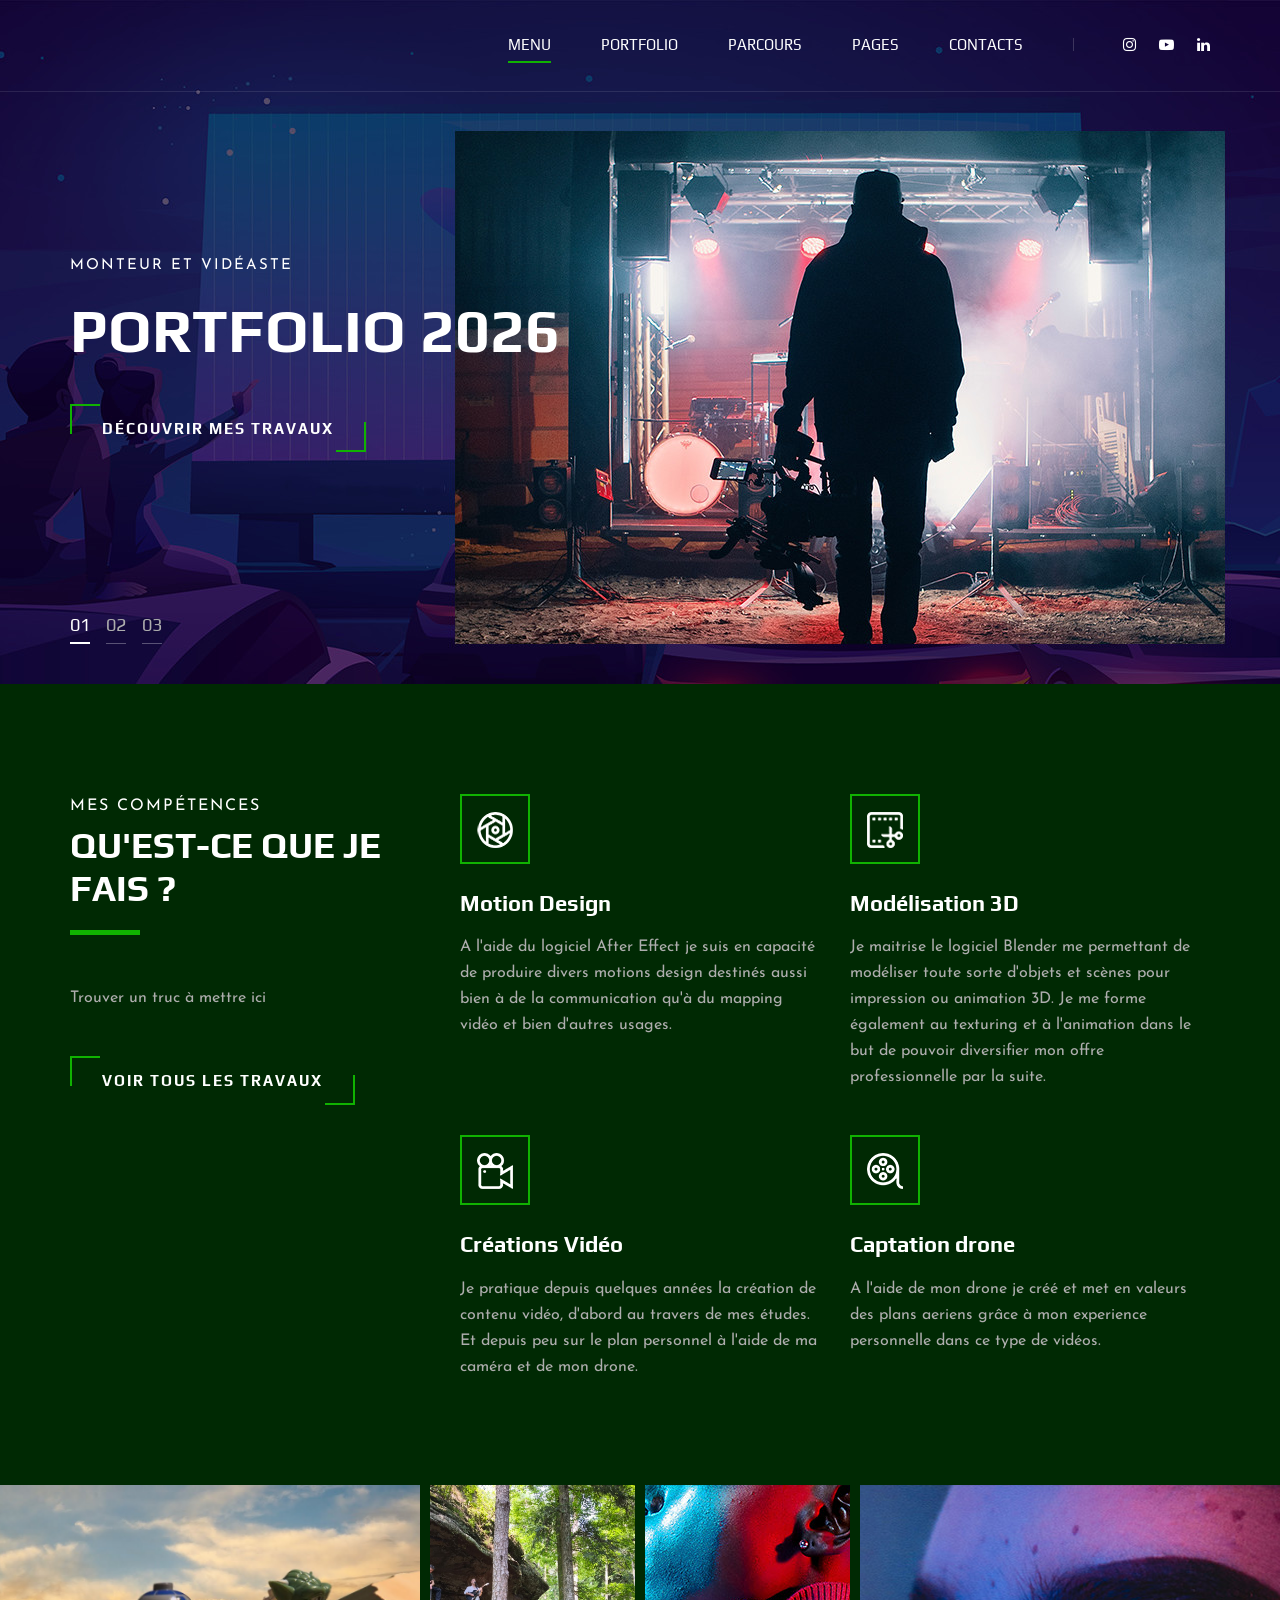
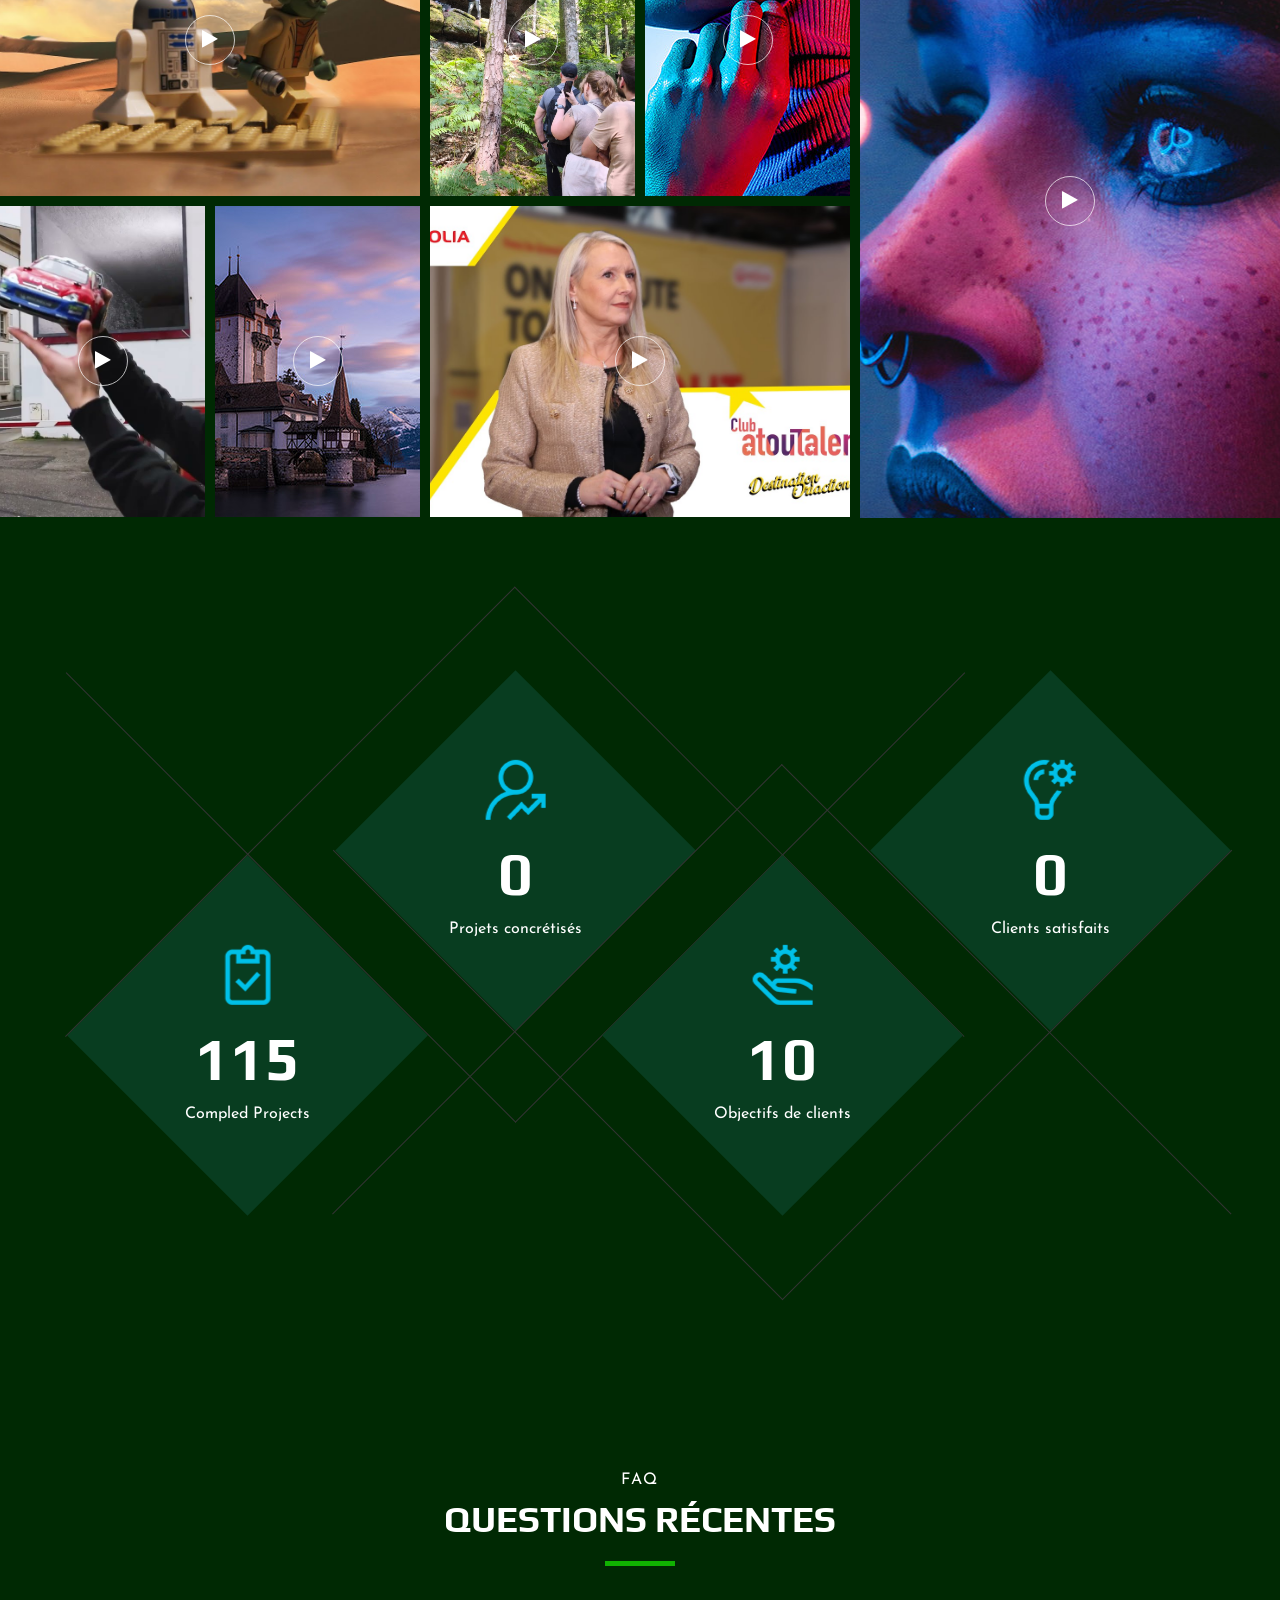
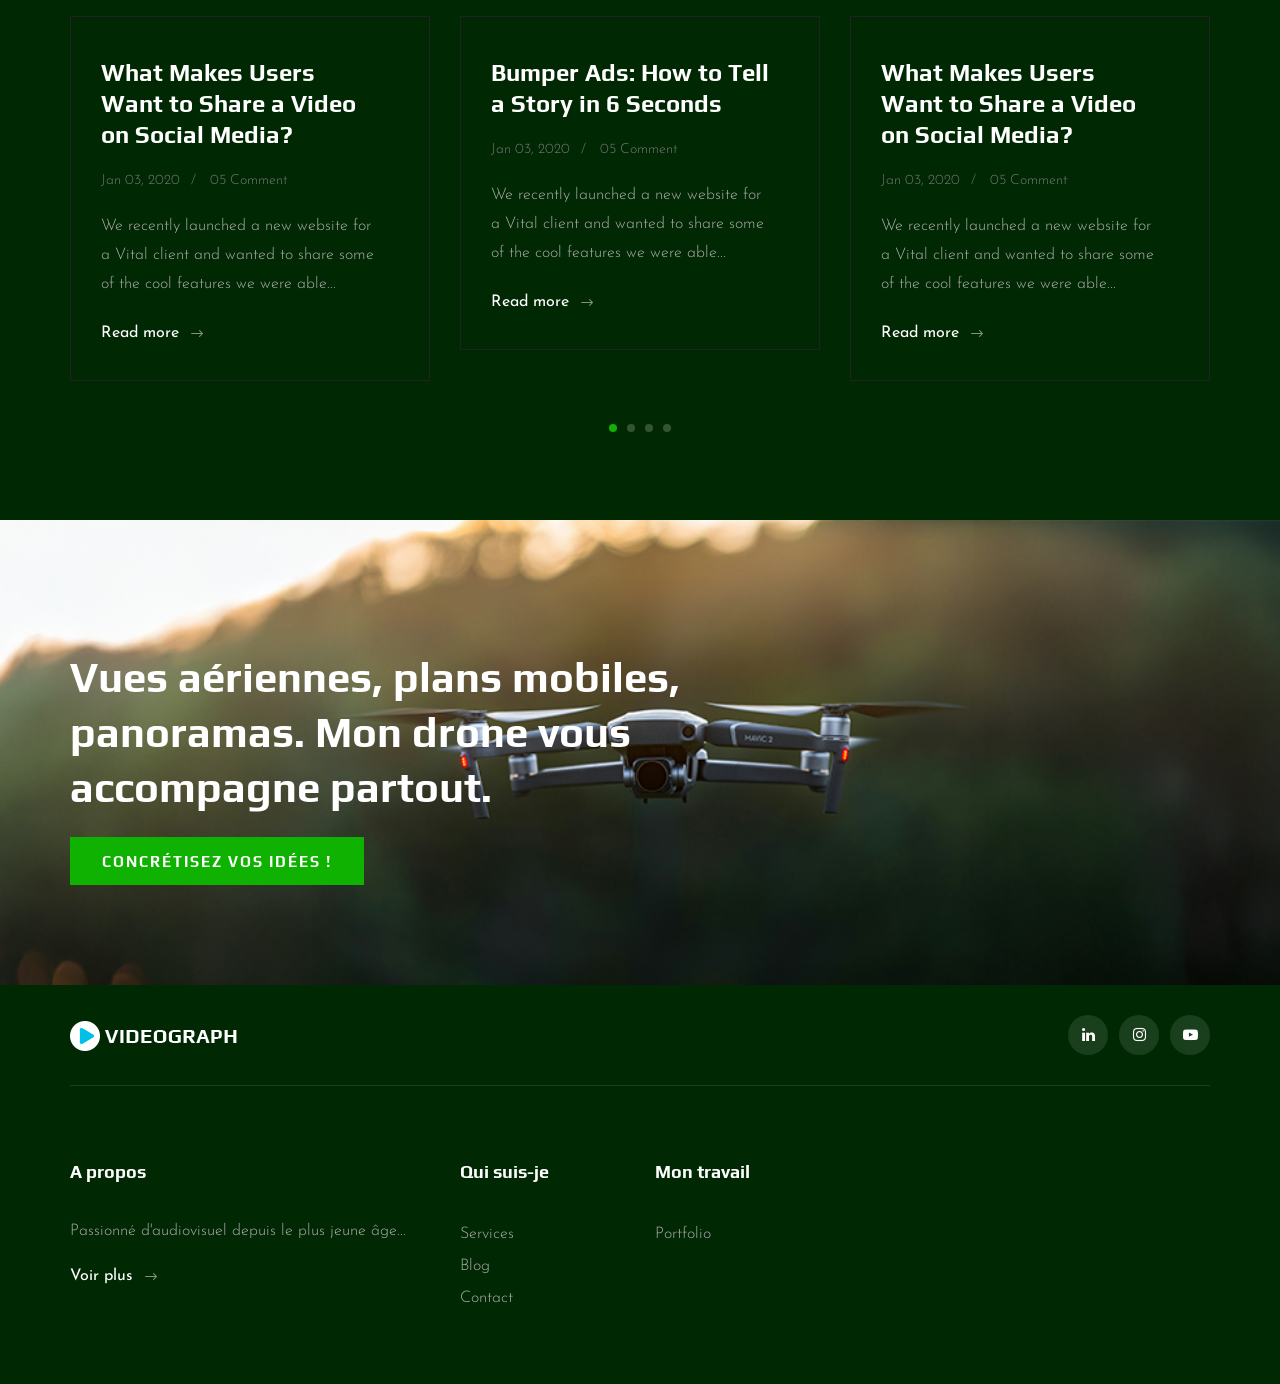
<file: index.html>
<!DOCTYPE html>
<html lang="zxx">

<head>
    <meta charset="UTF-8">
    <meta name="description" content="Cressot Lilian Portfolio">
    <meta name="keywords" content="Videograph, unica, creative, html">
    <meta name="viewport" content="width=device-width, initial-scale=1.0">
    <meta http-equiv="X-UA-Compatible" content="ie=edge">
    <title>Lilian Cressot </title>

    <!-- Google Font -->
    <link href="https://fonts.googleapis.com/css2?family=Play:wght@400;700&display=swap" rel="stylesheet">
    <link href="https://fonts.googleapis.com/css2?family=Josefin+Sans:wght@300;400;500;600;700&display=swap"
        rel="stylesheet">

    <!-- Css Styles -->
    <link rel="stylesheet" href="css/bootstrap.min.css" type="text/css">
    <link rel="stylesheet" href="css/font-awesome.min.css" type="text/css">
    <link rel="stylesheet" href="css/elegant-icons.css" type="text/css">
    <link rel="stylesheet" href="css/owl.carousel.min.css" type="text/css">
    <link rel="stylesheet" href="css/magnific-popup.css" type="text/css">
    <link rel="stylesheet" href="css/slicknav.min.css" type="text/css">
    <link rel="stylesheet" href="css/style.css" type="text/css">
</head>

<body>
    <!-- Page Preloder -->
    <div id="preloder">
        <div class="loader"></div>
    </div>

    <!-- Header Section Begin -->
    <header class="header">
        <div class="container">
            <div class="row">
                <div class="col-lg-2">
                    <!--<div class="header__logo">
                        <a href="./index.html"><img src="img/logo.png" alt=""></a>
                    </div>-->
                </div>
                <div class="col-lg-10">
                    <div class="header__nav__option">
                        <nav class="header__nav__menu mobile-menu">
                            <ul>
                                <li class="active"><a href="./index.html">Menu</a></li>
                                <li><a href="./portfolio.html">Portfolio</a></li>
                                <li><a href="./services.html">Parcours</a></li>
                                <li><a href="#">Pages</a>
                                    <ul class="dropdown">
                                        <li><a href="./portfolio.html">Portfolio</a></li>
                                        <li><a href="./blog.html">Blog</a></li>
                                        <li><a href="./blog-details.html">Blog Details</a></li>
                                    </ul>
                                </li>
                                <li><a href="./contact.html">Contacts</a></li>
                            </ul>
                        </nav>
                        <div class="header__nav__social">
                            <a href="#"><i class="fa fa-instagram"></i></a>
                            <a href="#"><i class="fa fa-youtube-play"></i></a>
                             <a href="https://www.linkedin.com/in/lilian-cressot/"><i class="fa fa-linkedin"></i></a>
                        </div>
                    </div>
                </div>
            </div>
            <div id="mobile-menu-wrap"></div>
        </div>
    </header>
    <!-- Header End -->

    <!-- Hero Section Begin -->
    <section class="hero">
        <div class="hero__slider owl-carousel">
            <div class="hero__item set-bg" data-setbg="img/hero/hero-1.jpg">
                <div class="container">
                    <div class="row">
                        <div class="col-lg-6">
                            <div class="hero__text">
                                <span> Monteur et Vidéaste </span>
                                <h2>Portfolio 2026</h2>
                                <a href="#" class="primary-btn">Découvrir mes travaux</a>
                            </div>
                        </div>
                    </div>
                </div>
            </div>
            <div class="hero__item set-bg" data-setbg="img/hero/hero-1.jpg">
                <div class="container">
                    <div class="row">
                        <div class="col-lg-6">
                            <div class="hero__text">
                                <span> Monteur et Vidéaste </span>
                                <h2>Chaine Youtube</h2>
                                <a href="#" class="primary-btn">Découvrir mes vidéos</a>
                            </div>
                        </div>
                    </div>
                </div>
            </div>
            <div class="hero__item set-bg" data-setbg="img/hero/hero-1.jpg">
                <div class="container">
                    <div class="row">
                        <div class="col-lg-6">
                            <div class="hero__text">
                                <span>Monteur et Vidéaste</span>
                                <h2>Lilian Cressot</h2>
                                <a href="#" class="primary-btn"> Mes réseaux pro </a>
                            </div>
                        </div>
                    </div>
                </div>
            </div>
        </div>
    </section>
    <!-- Hero Section End -->

    <!-- Services Section Begin -->
    <section class="services spad">
        <div class="container">
            <div class="row">
                <div class="col-lg-4">
                    <div class="services__title">
                        <div class="section-title">
                            <span>Mes compétences</span>
                            <h2>Qu'est-ce que je fais ?</h2>
                        </div>
                        <p>Trouver un truc à mettre ici</p>
                        <a href="#" class="primary-btn">Voir tous les travaux</a>
                    </div>
                </div>
                <div class="col-lg-8">
                    <div class="row">
                        <div class="col-lg-6 col-md-6 col-sm-6">
                            <div class="services__item">
                                <div class="services__item__icon">
                                    <img src="img/icons/si-1.png" alt="">
                                </div>
                                <h4>Motion Design</h4>
                                <p> A l'aide du logiciel After Effect je suis en capacité de produire divers motions design destinés aussi bien à de la communication qu'à du mapping vidéo et bien d'autres usages.</p>
                            </div>
                        </div>
                        <div class="col-lg-6 col-md-6 col-sm-6">
                            <div class="services__item">
                                <div class="services__item__icon">
                                    <img src="img/icons/si-2.png" alt="">
                                </div>
                                <h4>Modélisation 3D</h4>
                                <p> Je maitrise le logiciel Blender me permettant de modéliser toute sorte d'objets et scènes pour impression ou animation 3D. Je me forme également au texturing et à l'animation dans le but de pouvoir diversifier mon offre professionnelle par la suite.</p>
                            </div>
                        </div>
                        <div class="col-lg-6 col-md-6 col-sm-6">
                            <div class="services__item">
                                <div class="services__item__icon">
                                    <img src="img/icons/si-3.png" alt="">
                                </div>
                                <h4>Créations Vidéo</h4>
                                <p> Je pratique depuis quelques années la création de contenu vidéo, d'abord au travers de mes études. Et depuis peu sur le plan personnel à l'aide de ma caméra et de mon drone.</p>
                            </div>
                        </div>
                        <div class="col-lg-6 col-md-6 col-sm-6">
                            <div class="services__item">
                                <div class="services__item__icon">
                                    <img src="img/icons/si-4.png" alt="">
                                </div>
                                <h4>Captation drone</h4>
                                <p> A l'aide de mon drone je créé et met en valeurs des plans aeriens grâce à mon experience personnelle dans ce type de vidéos.</p>
                            </div>
                        </div>
                    </div>
                </div>
            </div>
        </div>
    </section>
    <!-- Services Section End -->

    <!-- Work Section Begin -->
    <section class="work">
        <div class="work__gallery">
            <div class="grid-sizer"></div>
            <div class="work__item wide__item set-bg" data-setbg="img/work/work-1.jpg">
                <a href="https://youtu.be/PwXxA0O-Jas?si=Q4EbCDWXJIqNvYUp" class="play-btn video-popup"><i
                        class="fa fa-play"></i></a>
                <div class="work__item__hover">
                    <h4>BUT MMI 1</h4>
                    <ul>
                        <li> Projet d'études</li>
                        <li>Animation en stop motion</li>
                    </ul>
                </div>
            </div>
            <div class="work__item small__item set-bg" data-setbg="img/work/work-2.jpg">
                <a href="https://youtu.be/-fLxLc0sGj0?si=TYfuovkUHknGJnKl" class="play-btn video-popup"><i
                        class="fa fa-play"></i></a>
            </div>
            <div class="work__item small__item set-bg" data-setbg="img/work/work-3.jpg">
                <a href="https://www.youtube.com/watch?v=LXb3EKWsInQ" class="play-btn video-popup"><i
                        class="fa fa-play"></i></a>
            </div>
            <div class="work__item large__item set-bg" data-setbg="img/work/work-4_1.jpg">
                <a href="" class="play-btn video-popup"><i
                        class="fa fa-play"></i></a>
                <div class="work__item__hover">
                    <h4>blablabla</h4>
                    <ul>
                        <li>Projet d'étude</li>
                        <li>blablabla</li>
                    </ul>
                </div>
            </div>
            <div class="work__item small__item set-bg" data-setbg="img/work/work-5.jpg">
                <a href="https://youtu.be/z9MsLIsJIsI" class="play-btn video-popup"><i
                        class="fa fa-play"></i></a>
                        <div class="work__item__hover">
                    <h4>BUT MMI 2</h4>
                    <ul>
                        <li>Projet d'étude</li>
                        <li>La voiture dimensionnelle</li>
                    </ul>
                </div>
            </div>
            <div class="work__item small__item set-bg" data-setbg="img/work/work-6.jpg">
                <a href="https://www.youtube.com/watch?v=LXb3EKWsInQ" class="play-btn video-popup"><i
                        class="fa fa-play"></i></a>
            </div>
            <div class="work__item wide__item set-bg" data-setbg="img/work/work-7.jpg">
                <a href="https://youtu.be/Vs4a-AUo2tk?si=2QUd5t8zuriwSenc" class="play-btn video-popup"><i
                        class="fa fa-play"></i></a>
                <div class="work__item__hover">
                    <h4>Club Atoutalent</h4>
                    <ul>
                        <li>Salon Oriaction 2025 à Nancy</li>
                        <li>Interview de Véolia</li>
                    </ul>
                </div>
            </div>
        </div>
    </section>
    <!-- Work Section End -->

    <!-- Counter Section Begin -->
    <section class="counter">
        <div class="container">
            <div class="counter__content">
                <div class="row">
                    <div class="col-lg-3 col-md-6 col-sm-6">
                        <div class="counter__item">
                            <div class="counter__item__text">
                                <img src="img/icons/ci-1.png" alt="">
                                <h2 class="counter_num">230</h2>
                                <p>Compled Projects</p>
                            </div>
                        </div>
                    </div>
                    <div class="col-lg-3 col-md-6 col-sm-6">
                        <div class="counter__item second__item">
                            <div class="counter__item__text">
                                <img src="img/icons/ci-2.png" alt="">
                                <h2 class="counter_num"> 0</h2>
                                <p> Projets concrétisés</p>
                            </div>
                        </div>
                    </div>
                    <div class="col-lg-3 col-md-6 col-sm-6">
                        <div class="counter__item third__item">
                            <div class="counter__item__text">
                                <img src="img/icons/ci-3.png" alt="">
                                <h2 class="counter_num">20</h2>
                                <p>Objectifs de clients</p>
                            </div>
                        </div>
                    </div>
                    <div class="col-lg-3 col-md-6 col-sm-6">
                        <div class="counter__item four__item">
                            <div class="counter__item__text">
                                <img src="img/icons/ci-4.png" alt="">
                                <h2 class="counter_num">0</h2>
                                <p>Clients satisfaits</p>
                            </div>
                        </div>
                    </div>
                </div>
            </div>
        </div>
    </section>
    <!-- Counter Section End -->


    <!-- Latest Blog Section Begin -->
    <section class="latest spad">
        <div class="container">
            <div class="row">
                <div class="col-lg-12">
                    <div class="section-title center-title">
                        <span>FAQ</span>
                        <h2>Questions récentes</h2>
                    </div>
                </div>
            </div>
            <div class="row">
                <div class="latest__slider owl-carousel">
                    <div class="col-lg-4">
                        <div class="blog__item latest__item">
                            <h4>What Makes Users Want to Share a Video on Social Media?</h4>
                            <ul>
                                <li>Jan 03, 2020</li>
                                <li>05 Comment</li>
                            </ul>
                            <p>We recently launched a new website for a Vital client and wanted to share some of the
                                cool features we were able...</p>
                            <a href="#">Read more <span class="arrow_right"></span></a>
                        </div>
                    </div>
                    <div class="col-lg-4">
                        <div class="blog__item latest__item">
                            <h4>Bumper Ads: How to Tell a Story in 6 Seconds</h4>
                            <ul>
                                <li>Jan 03, 2020</li>
                                <li>05 Comment</li>
                            </ul>
                            <p>We recently launched a new website for a Vital client and wanted to share some of the
                                cool features we were able...</p>
                            <a href="#">Read more <span class="arrow_right"></span></a>
                        </div>
                    </div>
                    <div class="col-lg-4">
                        <div class="blog__item latest__item">
                            <h4>What Makes Users Want to Share a Video on Social Media?</h4>
                            <ul>
                                <li>Jan 03, 2020</li>
                                <li>05 Comment</li>
                            </ul>
                            <p>We recently launched a new website for a Vital client and wanted to share some of the
                                cool features we were able...</p>
                            <a href="#">Read more <span class="arrow_right"></span></a>
                        </div>
                    </div>
                    <div class="col-lg-4">
                        <div class="blog__item latest__item">
                            <h4>Bumper Ads: How to Tell a Story in 6 Seconds</h4>
                            <ul>
                                <li>Jan 03, 2020</li>
                                <li>05 Comment</li>
                            </ul>
                            <p>We recently launched a new website for a Vital client and wanted to share some of the
                                cool features we were able...</p>
                            <a href="#">Read more <span class="arrow_right"></span></a>
                        </div>
                    </div>
                    <div class="col-lg-4">
                        <div class="blog__item latest__item">
                            <h4>What Makes Users Want to Share a Video on Social Media?</h4>
                            <ul>
                                <li>Jan 03, 2020</li>
                                <li>05 Comment</li>
                            </ul>
                            <p>We recently launched a new website for a Vital client and wanted to share some of the
                                cool features we were able...</p>
                            <a href="#">Read more <span class="arrow_right"></span></a>
                        </div>
                    </div>
                    <div class="col-lg-4">
                        <div class="blog__item latest__item">
                            <h4>What Makes Users Want to Share a Video on Social Media?</h4>
                            <ul>
                                <li>Jan 03, 2020</li>
                                <li>05 Comment</li>
                            </ul>
                            <p>We recently launched a new website for a Vital client and wanted to share some of the
                                cool features we were able...</p>
                            <a href="#">Read more <span class="arrow_right"></span></a>
                        </div>
                    </div>
                    <div class="col-lg-4">
                        <div class="blog__item latest__item">
                            <h4>What Makes Users Want to Share a Video on Social Media?</h4>
                            <ul>
                                <li>Jan 03, 2020</li>
                                <li>05 Comment</li>
                            </ul>
                            <p>We recently launched a new website for a Vital client and wanted to share some of the
                                cool features we were able...</p>
                            <a href="#">Read more <span class="arrow_right"></span></a>
                        </div>
                    </div>
                </div>
            </div>
        </div>
    </section>
    <!-- Latest Blog Section End -->

    <!-- Call To Action Section Begin -->
    <section class="callto spad set-bg" data-setbg="img/callto-bg.png">
        <div class="container">
            <div class="row">
                <div class="col-lg-8">
                    <div class="callto__text">
                        <h2>Vues aériennes, plans mobiles, panoramas. Mon drone vous accompagne partout.</h2>
                        <a href="#">Concrétisez vos idées !</a>
                    </div>
                </div>
            </div>
        </div>
    </section>
    <!-- Call To Action Section End -->

    <!-- Footer Section Begin -->
    <footer class="footer">
        <div class="container">
            <div class="footer__top">
                <div class="row">
                    <div class="col-lg-6 col-md-6">
                        <div class="footer__top__logo">
                            <a href="#"><img src="img/logo.png" alt=""></a>
                        </div>
                    </div>
                    <div class="col-lg-6 col-md-6">
                        <div class="footer__top__social">
                         <a href="https://www.linkedin.com/in/lilian-cressot/"><i class="fa fa-linkedin"></i></a>
                            <a href="#"><i class="fa fa-instagram"></i></a>
                            <a href="#"><i class="fa fa-youtube-play"></i></a>
                        </div>
                    </div>
                </div>
            </div>
            <div class="footer__option">
                <div class="row">
                    <div class="col-lg-4 col-md-6 col-sm-6">
                        <div class="footer__option__item">
                            <h5>A propos</h5>
                            <p>Passionné d'audiovisuel depuis le plus jeune âge...</p>
                            <a href="#" class="read__more">Voir plus <span class="arrow_right"></span></a>
                        </div>
                    </div>
                    <div class="col-lg-2 col-md-3 col-sm-3">
                        <div class="footer__option__item">
                            <h5>Qui suis-je</h5>
                            <ul>
                                <li><a href="#">Services</a></li>
                                <li><a href="#">Blog</a></li>
                                <li><a href="#">Contact</a></li>
                            </ul>
                        </div>
                    </div>
                    <div class="col-lg-2 col-md-3 col-sm-3">
                        <div class="footer__option__item">
                            <h5>Mon travail</h5>
                            <ul>
                                <li><a href="#">Portfolio</a></li>
                            </ul>
                        </div>
                    </div>
                    <div class="col-lg-4 col-md-12">
                        
                    </div>
                </div>
            </div>
        </div>
    </footer>
    <!-- Footer Section End -->

    <!-- Js Plugins -->
    <script src="js/jquery-3.3.1.min.js"></script>
    <script src="js/bootstrap.min.js"></script>
    <script src="js/jquery.magnific-popup.min.js"></script>
    <script src="js/mixitup.min.js"></script>
    <script src="js/masonry.pkgd.min.js"></script>
    <script src="js/jquery.slicknav.js"></script>
    <script src="js/owl.carousel.min.js"></script>
    <script src="js/main.js"></script>
</body>

</html>
</file>
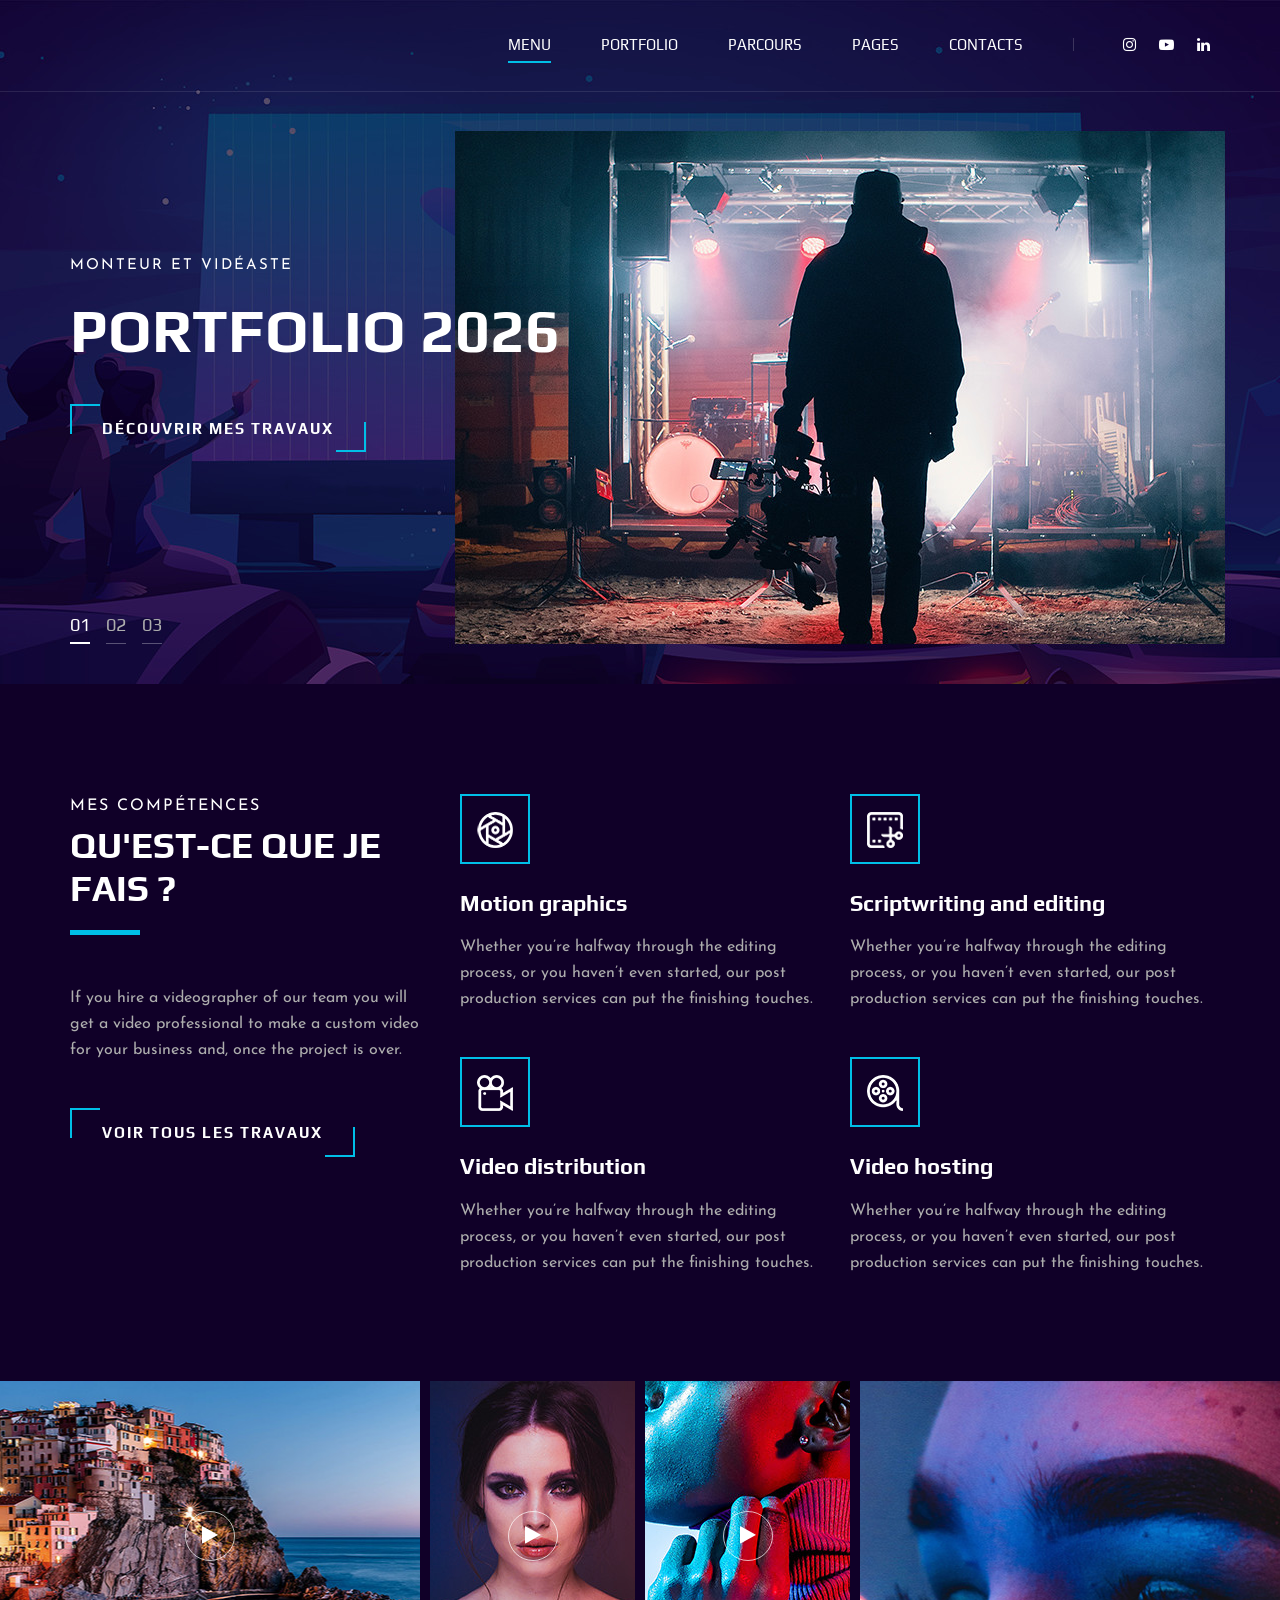
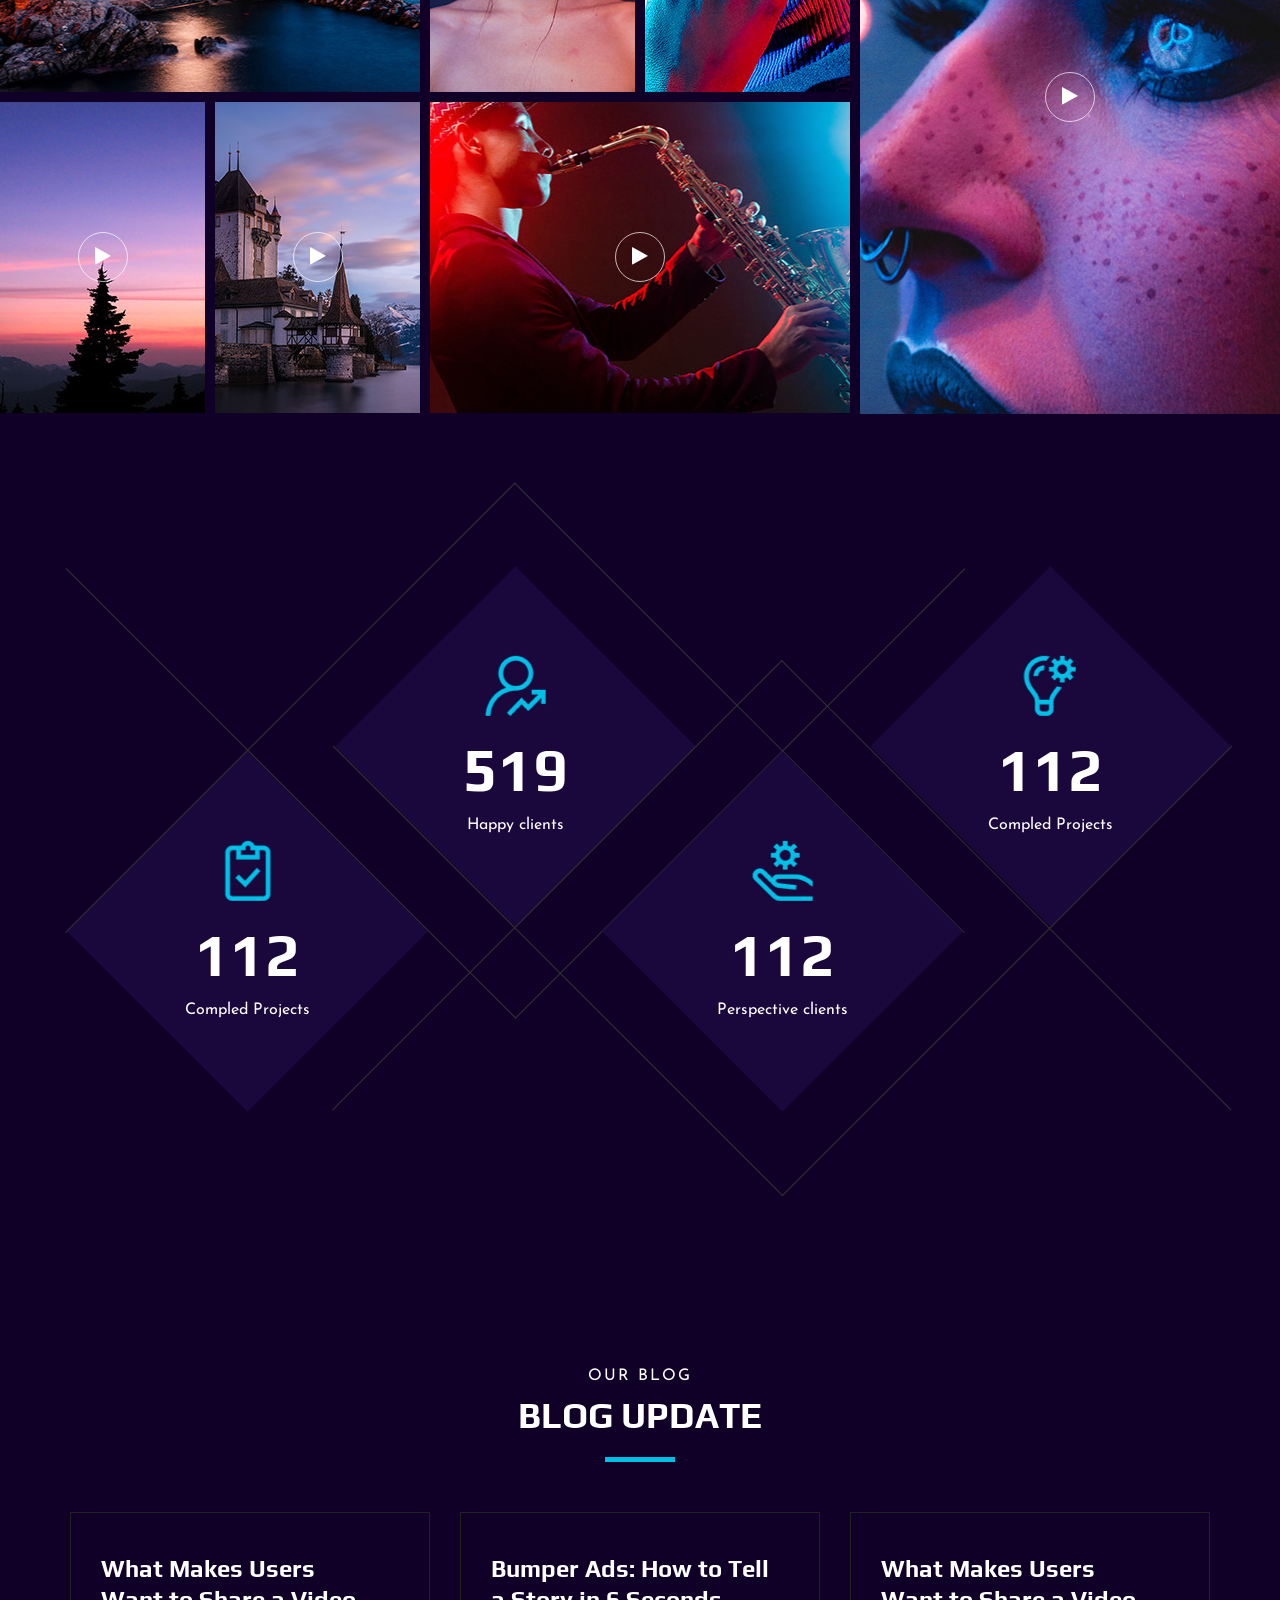
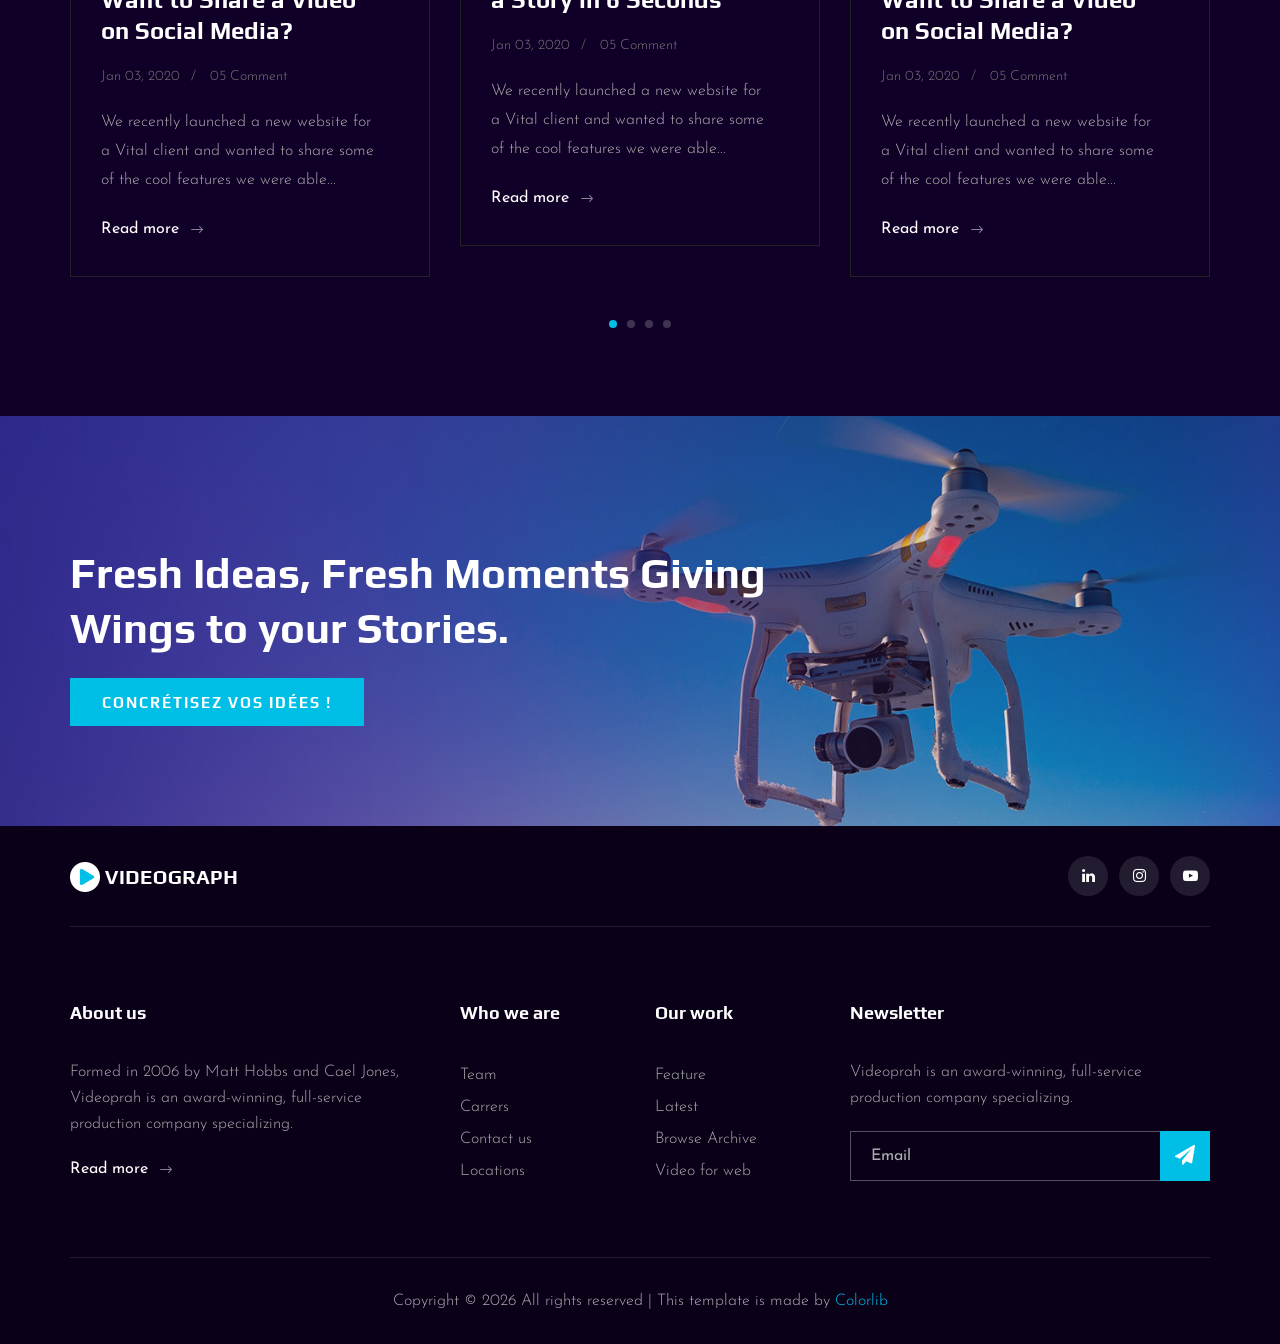
<file: videograph-master/index.html>
<!DOCTYPE html>
<html lang="zxx">

<head>
    <meta charset="UTF-8">
    <meta name="description" content="Cressot Lilian Portfolio">
    <meta name="keywords" content="Videograph, unica, creative, html">
    <meta name="viewport" content="width=device-width, initial-scale=1.0">
    <meta http-equiv="X-UA-Compatible" content="ie=edge">
    <title>Lilian Cressot </title>

    <!-- Google Font -->
    <link href="https://fonts.googleapis.com/css2?family=Play:wght@400;700&display=swap" rel="stylesheet">
    <link href="https://fonts.googleapis.com/css2?family=Josefin+Sans:wght@300;400;500;600;700&display=swap"
        rel="stylesheet">

    <!-- Css Styles -->
    <link rel="stylesheet" href="css/bootstrap.min.css" type="text/css">
    <link rel="stylesheet" href="css/font-awesome.min.css" type="text/css">
    <link rel="stylesheet" href="css/elegant-icons.css" type="text/css">
    <link rel="stylesheet" href="css/owl.carousel.min.css" type="text/css">
    <link rel="stylesheet" href="css/magnific-popup.css" type="text/css">
    <link rel="stylesheet" href="css/slicknav.min.css" type="text/css">
    <link rel="stylesheet" href="css/style.css" type="text/css">
</head>

<body>
    <!-- Page Preloder -->
    <div id="preloder">
        <div class="loader"></div>
    </div>

    <!-- Header Section Begin -->
    <header class="header">
        <div class="container">
            <div class="row">
                <div class="col-lg-2">
                    <!--<div class="header__logo">
                        <a href="./index.html"><img src="img/logo.png" alt=""></a>
                    </div>-->
                </div>
                <div class="col-lg-10">
                    <div class="header__nav__option">
                        <nav class="header__nav__menu mobile-menu">
                            <ul>
                                <li class="active"><a href="./index.html">Menu</a></li>
                                <li><a href="./portfolio.html">Portfolio</a></li>
                                <li><a href="./services.html">Parcours</a></li>
                                <li><a href="#">Pages</a>
                                    <ul class="dropdown">
                                        <li><a href="./portfolio.html">Portfolio</a></li>
                                        <li><a href="./blog.html">Blog</a></li>
                                        <li><a href="./blog-details.html">Blog Details</a></li>
                                    </ul>
                                </li>
                                <li><a href="./contact.html">Contacts</a></li>
                            </ul>
                        </nav>
                        <div class="header__nav__social">
                            <a href="#"><i class="fa fa-instagram"></i></a>
                            <a href="#"><i class="fa fa-youtube-play"></i></a>
                             <a href="https://www.linkedin.com/in/lilian-cressot/"><i class="fa fa-linkedin"></i></a>
                        </div>
                    </div>
                </div>
            </div>
            <div id="mobile-menu-wrap"></div>
        </div>
    </header>
    <!-- Header End -->

    <!-- Hero Section Begin -->
    <section class="hero">
        <div class="hero__slider owl-carousel">
            <div class="hero__item set-bg" data-setbg="img/hero/hero-1.jpg">
                <div class="container">
                    <div class="row">
                        <div class="col-lg-6">
                            <div class="hero__text">
                                <span> Monteur et Vidéaste </span>
                                <h2>Portfolio 2026</h2>
                                <a href="#" class="primary-btn">Découvrir mes travaux</a>
                            </div>
                        </div>
                    </div>
                </div>
            </div>
            <div class="hero__item set-bg" data-setbg="img/hero/hero-1.jpg">
                <div class="container">
                    <div class="row">
                        <div class="col-lg-6">
                            <div class="hero__text">
                                <span> Monteur et Vidéaste </span>
                                <h2>Chaine Youtube</h2>
                                <a href="#" class="primary-btn">Découvrir mes vidéos</a>
                            </div>
                        </div>
                    </div>
                </div>
            </div>
            <div class="hero__item set-bg" data-setbg="img/hero/hero-1.jpg">
                <div class="container">
                    <div class="row">
                        <div class="col-lg-6">
                            <div class="hero__text">
                                <span>Monteur et Vidéaste</span>
                                <h2>Lilian Cressot</h2>
                                <a href="#" class="primary-btn"> Mes réseaux pro </a>
                            </div>
                        </div>
                    </div>
                </div>
            </div>
        </div>
    </section>
    <!-- Hero Section End -->

    <!-- Services Section Begin -->
    <section class="services spad">
        <div class="container">
            <div class="row">
                <div class="col-lg-4">
                    <div class="services__title">
                        <div class="section-title">
                            <span>Mes compétences</span>
                            <h2>Qu'est-ce que je fais ?</h2>
                        </div>
                        <p>If you hire a videographer of our team you will get a video professional to make a custom
                            video for your business and, once the project is over.</p>
                        <a href="#" class="primary-btn">Voir tous les travaux</a>
                    </div>
                </div>
                <div class="col-lg-8">
                    <div class="row">
                        <div class="col-lg-6 col-md-6 col-sm-6">
                            <div class="services__item">
                                <div class="services__item__icon">
                                    <img src="img/icons/si-1.png" alt="">
                                </div>
                                <h4>Motion graphics</h4>
                                <p>Whether you’re halfway through the editing process, or you haven’t even started, our
                                    post production services can put the finishing touches.</p>
                            </div>
                        </div>
                        <div class="col-lg-6 col-md-6 col-sm-6">
                            <div class="services__item">
                                <div class="services__item__icon">
                                    <img src="img/icons/si-2.png" alt="">
                                </div>
                                <h4>Scriptwriting and editing</h4>
                                <p>Whether you’re halfway through the editing process, or you haven’t even started, our
                                    post production services can put the finishing touches.</p>
                            </div>
                        </div>
                        <div class="col-lg-6 col-md-6 col-sm-6">
                            <div class="services__item">
                                <div class="services__item__icon">
                                    <img src="img/icons/si-3.png" alt="">
                                </div>
                                <h4>Video distribution</h4>
                                <p>Whether you’re halfway through the editing process, or you haven’t even started, our
                                    post production services can put the finishing touches.</p>
                            </div>
                        </div>
                        <div class="col-lg-6 col-md-6 col-sm-6">
                            <div class="services__item">
                                <div class="services__item__icon">
                                    <img src="img/icons/si-4.png" alt="">
                                </div>
                                <h4>Video hosting</h4>
                                <p>Whether you’re halfway through the editing process, or you haven’t even started, our
                                    post production services can put the finishing touches.</p>
                            </div>
                        </div>
                    </div>
                </div>
            </div>
        </div>
    </section>
    <!-- Services Section End -->

    <!-- Work Section Begin -->
    <section class="work">
        <div class="work__gallery">
            <div class="grid-sizer"></div>
            <div class="work__item wide__item set-bg" data-setbg="img/work/work-1.jpg">
                <a href="https://www.youtube.com/watch?v=LXb3EKWsInQ" class="play-btn video-popup"><i
                        class="fa fa-play"></i></a>
                <div class="work__item__hover">
                    <h4>VIP Auto Tires & Service</h4>
                    <ul>
                        <li>eCommerce</li>
                        <li>Magento</li>
                    </ul>
                </div>
            </div>
            <div class="work__item small__item set-bg" data-setbg="img/work/work-2.jpg">
                <a href="https://www.youtube.com/watch?v=LXb3EKWsInQ" class="play-btn video-popup"><i
                        class="fa fa-play"></i></a>
            </div>
            <div class="work__item small__item set-bg" data-setbg="img/work/work-3.jpg">
                <a href="https://www.youtube.com/watch?v=LXb3EKWsInQ" class="play-btn video-popup"><i
                        class="fa fa-play"></i></a>
            </div>
            <div class="work__item large__item set-bg" data-setbg="img/work/work-4.jpg">
                <a href="https://www.youtube.com/watch?v=LXb3EKWsInQ" class="play-btn video-popup"><i
                        class="fa fa-play"></i></a>
                <div class="work__item__hover">
                    <h4>VIP Auto Tires & Service</h4>
                    <ul>
                        <li>eCommerce</li>
                        <li>Magento</li>
                    </ul>
                </div>
            </div>
            <div class="work__item small__item set-bg" data-setbg="img/work/work-5.jpg">
                <a href="https://www.youtube.com/watch?v=LXb3EKWsInQ" class="play-btn video-popup"><i
                        class="fa fa-play"></i></a>
            </div>
            <div class="work__item small__item set-bg" data-setbg="img/work/work-6.jpg">
                <a href="https://www.youtube.com/watch?v=LXb3EKWsInQ" class="play-btn video-popup"><i
                        class="fa fa-play"></i></a>
            </div>
            <div class="work__item wide__item set-bg" data-setbg="img/work/work-7.jpg">
                <a href="https://www.youtube.com/watch?v=LXb3EKWsInQ" class="play-btn video-popup"><i
                        class="fa fa-play"></i></a>
                <div class="work__item__hover">
                    <h4>VIP Auto Tires & Service</h4>
                    <ul>
                        <li>eCommerce</li>
                        <li>Magento</li>
                    </ul>
                </div>
            </div>
        </div>
    </section>
    <!-- Work Section End -->

    <!-- Counter Section Begin -->
    <section class="counter">
        <div class="container">
            <div class="counter__content">
                <div class="row">
                    <div class="col-lg-3 col-md-6 col-sm-6">
                        <div class="counter__item">
                            <div class="counter__item__text">
                                <img src="img/icons/ci-1.png" alt="">
                                <h2 class="counter_num">230</h2>
                                <p>Compled Projects</p>
                            </div>
                        </div>
                    </div>
                    <div class="col-lg-3 col-md-6 col-sm-6">
                        <div class="counter__item second__item">
                            <div class="counter__item__text">
                                <img src="img/icons/ci-2.png" alt="">
                                <h2 class="counter_num">1068</h2>
                                <p>Happy clients</p>
                            </div>
                        </div>
                    </div>
                    <div class="col-lg-3 col-md-6 col-sm-6">
                        <div class="counter__item third__item">
                            <div class="counter__item__text">
                                <img src="img/icons/ci-3.png" alt="">
                                <h2 class="counter_num">230</h2>
                                <p>Perspective clients</p>
                            </div>
                        </div>
                    </div>
                    <div class="col-lg-3 col-md-6 col-sm-6">
                        <div class="counter__item four__item">
                            <div class="counter__item__text">
                                <img src="img/icons/ci-4.png" alt="">
                                <h2 class="counter_num">230</h2>
                                <p>Compled Projects</p>
                            </div>
                        </div>
                    </div>
                </div>
            </div>
        </div>
    </section>
    <!-- Counter Section End -->


    <!-- Latest Blog Section Begin -->
    <section class="latest spad">
        <div class="container">
            <div class="row">
                <div class="col-lg-12">
                    <div class="section-title center-title">
                        <span>Our Blog</span>
                        <h2>Blog Update</h2>
                    </div>
                </div>
            </div>
            <div class="row">
                <div class="latest__slider owl-carousel">
                    <div class="col-lg-4">
                        <div class="blog__item latest__item">
                            <h4>What Makes Users Want to Share a Video on Social Media?</h4>
                            <ul>
                                <li>Jan 03, 2020</li>
                                <li>05 Comment</li>
                            </ul>
                            <p>We recently launched a new website for a Vital client and wanted to share some of the
                                cool features we were able...</p>
                            <a href="#">Read more <span class="arrow_right"></span></a>
                        </div>
                    </div>
                    <div class="col-lg-4">
                        <div class="blog__item latest__item">
                            <h4>Bumper Ads: How to Tell a Story in 6 Seconds</h4>
                            <ul>
                                <li>Jan 03, 2020</li>
                                <li>05 Comment</li>
                            </ul>
                            <p>We recently launched a new website for a Vital client and wanted to share some of the
                                cool features we were able...</p>
                            <a href="#">Read more <span class="arrow_right"></span></a>
                        </div>
                    </div>
                    <div class="col-lg-4">
                        <div class="blog__item latest__item">
                            <h4>What Makes Users Want to Share a Video on Social Media?</h4>
                            <ul>
                                <li>Jan 03, 2020</li>
                                <li>05 Comment</li>
                            </ul>
                            <p>We recently launched a new website for a Vital client and wanted to share some of the
                                cool features we were able...</p>
                            <a href="#">Read more <span class="arrow_right"></span></a>
                        </div>
                    </div>
                    <div class="col-lg-4">
                        <div class="blog__item latest__item">
                            <h4>Bumper Ads: How to Tell a Story in 6 Seconds</h4>
                            <ul>
                                <li>Jan 03, 2020</li>
                                <li>05 Comment</li>
                            </ul>
                            <p>We recently launched a new website for a Vital client and wanted to share some of the
                                cool features we were able...</p>
                            <a href="#">Read more <span class="arrow_right"></span></a>
                        </div>
                    </div>
                    <div class="col-lg-4">
                        <div class="blog__item latest__item">
                            <h4>What Makes Users Want to Share a Video on Social Media?</h4>
                            <ul>
                                <li>Jan 03, 2020</li>
                                <li>05 Comment</li>
                            </ul>
                            <p>We recently launched a new website for a Vital client and wanted to share some of the
                                cool features we were able...</p>
                            <a href="#">Read more <span class="arrow_right"></span></a>
                        </div>
                    </div>
                    <div class="col-lg-4">
                        <div class="blog__item latest__item">
                            <h4>What Makes Users Want to Share a Video on Social Media?</h4>
                            <ul>
                                <li>Jan 03, 2020</li>
                                <li>05 Comment</li>
                            </ul>
                            <p>We recently launched a new website for a Vital client and wanted to share some of the
                                cool features we were able...</p>
                            <a href="#">Read more <span class="arrow_right"></span></a>
                        </div>
                    </div>
                    <div class="col-lg-4">
                        <div class="blog__item latest__item">
                            <h4>What Makes Users Want to Share a Video on Social Media?</h4>
                            <ul>
                                <li>Jan 03, 2020</li>
                                <li>05 Comment</li>
                            </ul>
                            <p>We recently launched a new website for a Vital client and wanted to share some of the
                                cool features we were able...</p>
                            <a href="#">Read more <span class="arrow_right"></span></a>
                        </div>
                    </div>
                </div>
            </div>
        </div>
    </section>
    <!-- Latest Blog Section End -->

    <!-- Call To Action Section Begin -->
    <section class="callto spad set-bg" data-setbg="img/callto-bg.jpg">
        <div class="container">
            <div class="row">
                <div class="col-lg-8">
                    <div class="callto__text">
                        <h2>Fresh Ideas, Fresh Moments Giving Wings to your Stories.</h2>
                        <a href="#">Concrétisez vos idées !</a>
                    </div>
                </div>
            </div>
        </div>
    </section>
    <!-- Call To Action Section End -->

    <!-- Footer Section Begin -->
    <footer class="footer">
        <div class="container">
            <div class="footer__top">
                <div class="row">
                    <div class="col-lg-6 col-md-6">
                        <div class="footer__top__logo">
                            <a href="#"><img src="img/logo.png" alt=""></a>
                        </div>
                    </div>
                    <div class="col-lg-6 col-md-6">
                        <div class="footer__top__social">
                         <a href="https://www.linkedin.com/in/lilian-cressot/"><i class="fa fa-linkedin"></i></a>
                            <a href="#"><i class="fa fa-instagram"></i></a>
                            <a href="#"><i class="fa fa-youtube-play"></i></a>
                        </div>
                    </div>
                </div>
            </div>
            <div class="footer__option">
                <div class="row">
                    <div class="col-lg-4 col-md-6 col-sm-6">
                        <div class="footer__option__item">
                            <h5>About us</h5>
                            <p>Formed in 2006 by Matt Hobbs and Cael Jones, Videoprah is an award-winning, full-service
                                production company specializing.</p>
                            <a href="#" class="read__more">Read more <span class="arrow_right"></span></a>
                        </div>
                    </div>
                    <div class="col-lg-2 col-md-3 col-sm-3">
                        <div class="footer__option__item">
                            <h5>Who we are</h5>
                            <ul>
                                <li><a href="#">Team</a></li>
                                <li><a href="#">Carrers</a></li>
                                <li><a href="#">Contact us</a></li>
                                <li><a href="#">Locations</a></li>
                            </ul>
                        </div>
                    </div>
                    <div class="col-lg-2 col-md-3 col-sm-3">
                        <div class="footer__option__item">
                            <h5>Our work</h5>
                            <ul>
                                <li><a href="#">Feature</a></li>
                                <li><a href="#">Latest</a></li>
                                <li><a href="#">Browse Archive</a></li>
                                <li><a href="#">Video for web</a></li>
                            </ul>
                        </div>
                    </div>
                    <div class="col-lg-4 col-md-12">
                        <div class="footer__option__item">
                            <h5>Newsletter</h5>
                            <p>Videoprah is an award-winning, full-service production company specializing.</p>
                            <form action="#">
                                <input type="text" placeholder="Email">
                                <button type="submit"><i class="fa fa-send"></i></button>
                            </form>
                        </div>
                    </div>
                </div>
            </div>
            <div class="footer__copyright">
                <div class="row">
                    <div class="col-lg-12 text-center">
                        <!-- Link back to Colorlib can't be removed. Template is licensed under CC BY 3.0. -->
                        <p class="footer__copyright__text">Copyright &copy;
                            <script>
                                document.write(new Date().getFullYear());
                            </script>
                            All rights reserved | This template is made by <a href="https://colorlib.com" target="_blank">Colorlib</a>
                        </p>
                        <!-- Link back to Colorlib can't be removed. Template is licensed under CC BY 3.0. -->
                    </div>
                </div>
            </div>
        </div>
    </footer>
    <!-- Footer Section End -->

    <!-- Js Plugins -->
    <script src="js/jquery-3.3.1.min.js"></script>
    <script src="js/bootstrap.min.js"></script>
    <script src="js/jquery.magnific-popup.min.js"></script>
    <script src="js/mixitup.min.js"></script>
    <script src="js/masonry.pkgd.min.js"></script>
    <script src="js/jquery.slicknav.js"></script>
    <script src="js/owl.carousel.min.js"></script>
    <script src="js/main.js"></script>
</body>

</html>
</file>
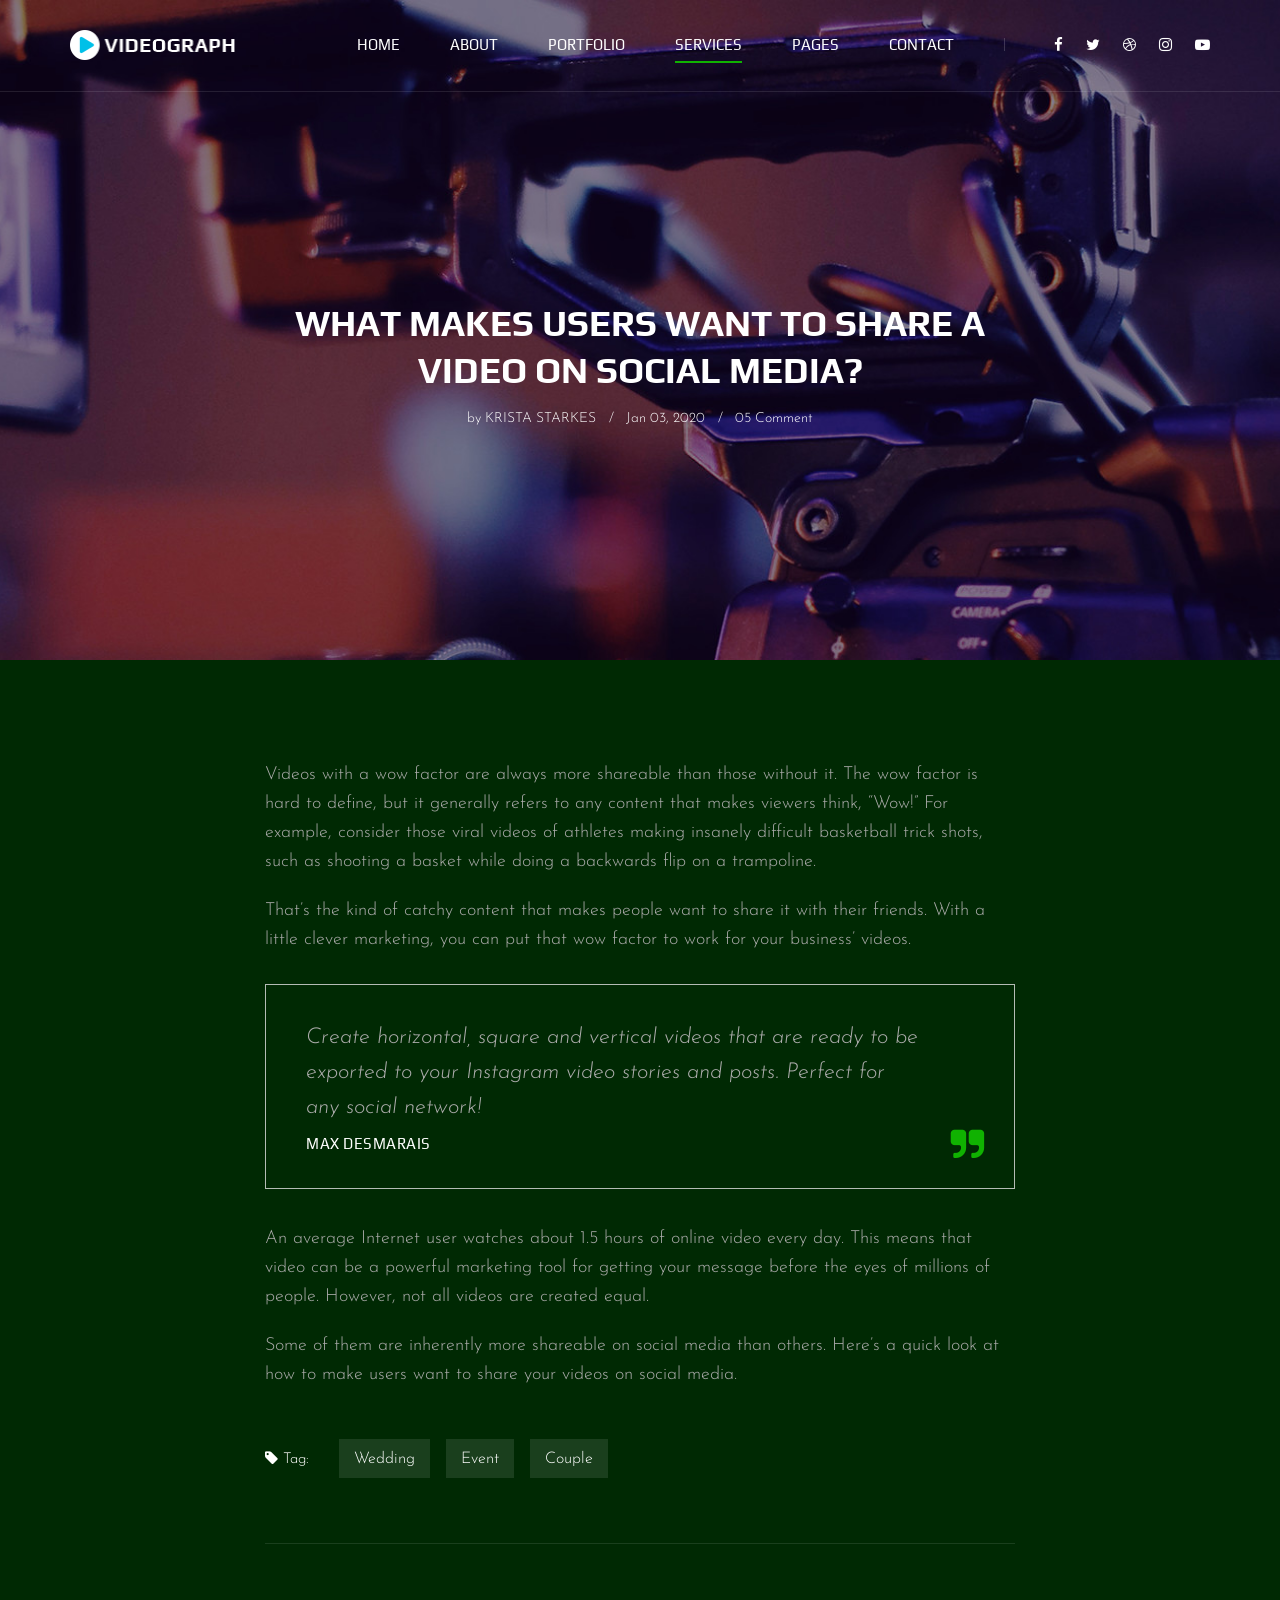
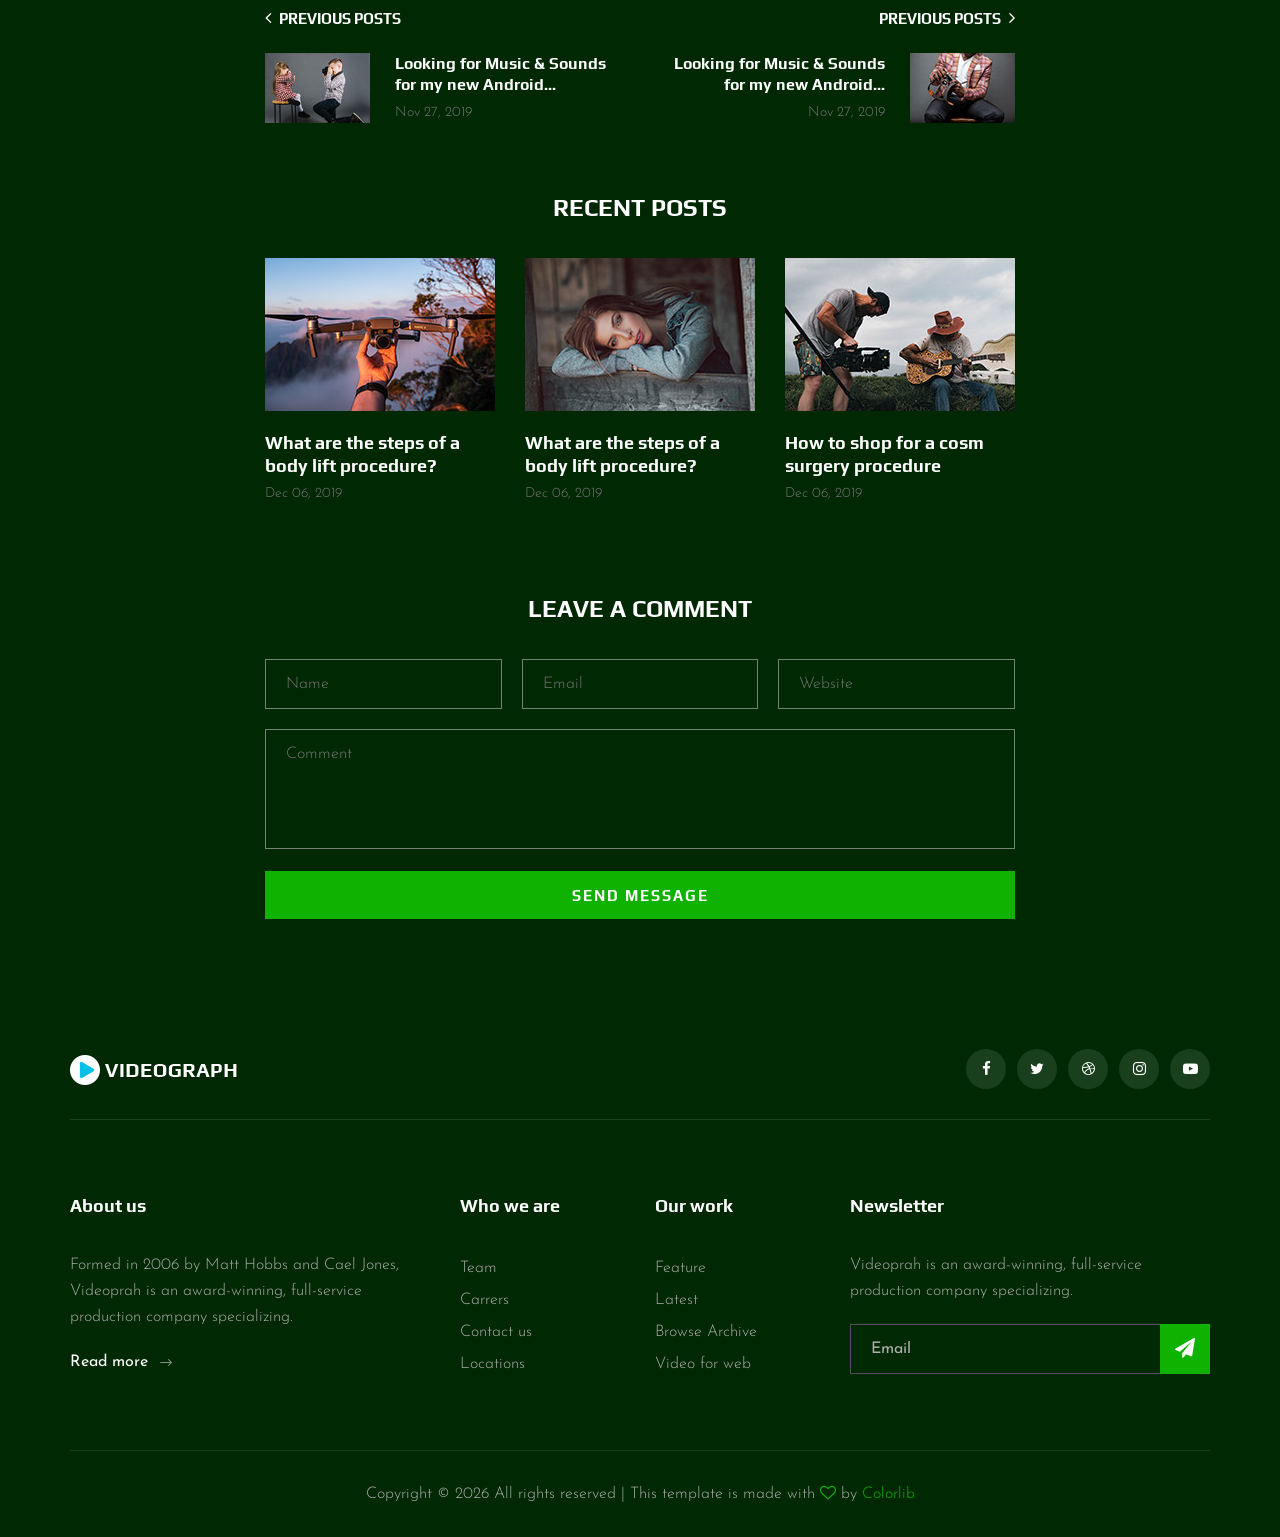
<file: blog-details.html>
<!DOCTYPE html>
<html lang="zxx">

<head>
    <meta charset="UTF-8">
    <meta name="description" content="Videograph Template">
    <meta name="keywords" content="Videograph, unica, creative, html">
    <meta name="viewport" content="width=device-width, initial-scale=1.0">
    <meta http-equiv="X-UA-Compatible" content="ie=edge">
    <title>Videograph | Template</title>

    <!-- Google Font -->
    <link href="https://fonts.googleapis.com/css2?family=Play:wght@400;700&display=swap" rel="stylesheet">
    <link href="https://fonts.googleapis.com/css2?family=Josefin+Sans:wght@300;400;500;600;700&display=swap"
        rel="stylesheet">

    <!-- Css Styles -->
    <link rel="stylesheet" href="css/bootstrap.min.css" type="text/css">
    <link rel="stylesheet" href="css/font-awesome.min.css" type="text/css">
    <link rel="stylesheet" href="css/elegant-icons.css" type="text/css">
    <link rel="stylesheet" href="css/owl.carousel.min.css" type="text/css">
    <link rel="stylesheet" href="css/magnific-popup.css" type="text/css">
    <link rel="stylesheet" href="css/slicknav.min.css" type="text/css">
    <link rel="stylesheet" href="css/style.css" type="text/css">
</head>

<body>
    <!-- Page Preloder -->
    <div id="preloder">
        <div class="loader"></div>
    </div>

    <!-- Header Section Begin -->
    <header class="header">
        <div class="container">
            <div class="row">
                <div class="col-lg-2">
                    <div class="header__logo">
                        <a href="./index.html"><img src="img/logo.png" alt=""></a>
                    </div>
                </div>
                <div class="col-lg-10">
                    <div class="header__nav__option">
                        <nav class="header__nav__menu mobile-menu">
                            <ul>
                                <li><a href="./index.html">Home</a></li>
                                <li><a href="./about.html">About</a></li>
                                <li><a href="./portfolio.html">Portfolio</a></li>
                                <li class="active"><a href="./services.html">Services</a></li>
                                <li><a href="#">Pages</a>
                                    <ul class="dropdown">
                                        <li><a href="./about.html">About</a></li>
                                        <li><a href="./portfolio.html">Portfolio</a></li>
                                        <li><a href="./blog.html">Blog</a></li>
                                        <li><a href="./blog-details.html">Blog Details</a></li>
                                    </ul>
                                </li>
                                <li><a href="./contact.html">Contact</a></li>
                            </ul>
                        </nav>
                        <div class="header__nav__social">
                            <a href="#"><i class="fa fa-facebook"></i></a>
                            <a href="#"><i class="fa fa-twitter"></i></a>
                            <a href="#"><i class="fa fa-dribbble"></i></a>
                            <a href="#"><i class="fa fa-instagram"></i></a>
                            <a href="#"><i class="fa fa-youtube-play"></i></a>
                        </div>
                    </div>
                </div>
            </div>
            <div id="mobile-menu-wrap"></div>
        </div>
    </header>
    <!-- Header End -->

    <!-- Blog Details Hero Begin -->
    <section class="blog-hero spad set-bg" data-setbg="img/blog/blog-hero.jpg">
        <div class="container">
            <div class="row d-flex justify-content-center">
                <div class="col-lg-8">
                    <div class="blog__hero__text">
                        <h2>WHAT MAKES USERS WANT TO SHARE A VIDEO ON SOCIAL MEDIA?</h2>
                        <ul>
                            <li>by <span>Krista Starkes</span></li>
                            <li>Jan 03, 2020</li>
                            <li>05 Comment</li>
                        </ul>
                    </div>
                </div>
            </div>
        </div>
    </section>
    <!-- Blog Details Hero End -->

    <!-- Blog Details Section Begin -->
    <div class="blog-details spad">
        <div class="container">
            <div class="row d-flex justify-content-center">
                <div class="col-lg-8">
                    <div class="blog__details__content">
                        <div class="blog__details__text">
                            <p>Videos with a wow factor are always more shareable than those without it. The wow factor
                                is hard to define, but it generally refers to any content that makes viewers think,
                                “Wow!” For example, consider those viral videos of athletes making insanely difficult
                                basketball trick shots, such as shooting a basket while doing a backwards flip on a
                                trampoline.</p>
                            <p>That’s the kind of catchy content that makes people want to share it with their friends.
                                With a little clever marketing, you can put that wow factor to work for your business’
                                videos.</p>
                        </div>
                        <div class="blog__details__quote">
                            <p>Create horizontal, square and vertical videos that are ready to be exported to your
                                Instagram video stories and posts. Perfect for any social network!</p>
                            <h6>Max Desmarais</h6>
                            <i class="fa fa-quote-right"></i>
                        </div>
                        <div class="blog__details__desc">
                            <p>An average Internet user watches about 1.5 hours of online video every day. This means
                                that video can be a powerful marketing tool for getting your message before the eyes of
                                millions of people. However, not all videos are created equal.</p>
                            <p>Some of them are inherently more shareable on social media than others. Here’s a quick
                                look at how to make users want to share your videos on social media.</p>
                        </div>
                        <div class="blog__details__tags">
                            <span><i class="fa fa-tag"></i> Tag:</span>
                            <a href="#">Wedding</a>
                            <a href="#">Event</a>
                            <a href="#">Couple</a>
                        </div>
                        <div class="blog__details__option">
                            <div class="row">
                                <div class="col-lg-6 col-md-6 col-sm-6">
                                    <a href="#" class="blog__details__option__item">
                                        <h5><i class="fa fa-angle-left"></i> Previous posts</h5>
                                        <div class="blog__details__option__item__img">
                                            <img src="img/blog/prev.jpg" alt="">
                                        </div>
                                        <div class="blog__details__option__item__text">
                                            <h6>Looking for Music & Sounds for my new Android...</h6>
                                            <span>Nov 27, 2019</span>
                                        </div>
                                    </a>
                                </div>
                                <div class="col-lg-6 col-md-6 col-sm-6">
                                    <a href="#" class="blog__details__option__item blog__details__option__item--right">
                                        <h5>Previous posts <i class="fa fa-angle-right"></i></h5>
                                        <div class="blog__details__option__item__img">
                                            <img src="img/blog/next.jpg" alt="">
                                        </div>
                                        <div class="blog__details__option__item__text">
                                            <h6>Looking for Music & Sounds for my new Android...</h6>
                                            <span>Nov 27, 2019</span>
                                        </div>
                                    </a>
                                </div>
                            </div>
                        </div>
                        <div class="blog__details__recent">
                            <h4>Recent Posts</h4>
                            <div class="row">
                                <div class="col-lg-4 col-md-6 col-sm-6">
                                    <div class="blog__details__recent__item">
                                        <img src="img/blog/ri-1.jpg" alt="">
                                        <h5>What are the steps of a body lift procedure?</h5>
                                        <span>Dec 06, 2019</span>
                                    </div>
                                </div>
                                <div class="col-lg-4 col-md-6 col-sm-6">
                                    <div class="blog__details__recent__item">
                                        <img src="img/blog/ri-2.jpg" alt="">
                                        <h5>What are the steps of a body lift procedure?</h5>
                                        <span>Dec 06, 2019</span>
                                    </div>
                                </div>
                                <div class="col-lg-4 col-md-6 col-sm-6">
                                    <div class="blog__details__recent__item">
                                        <img src="img/blog/ri-3.jpg" alt="">
                                        <h5>How to shop for a cosm surgery procedure</h5>
                                        <span>Dec 06, 2019</span>
                                    </div>
                                </div>
                            </div>
                        </div>
                        <div class="blog__details__comment">
                            <h4>Leave a comment</h4>
                            <form action="#">
                                <div class="input__list">
                                    <input type="text" placeholder="Name">
                                    <input type="text" placeholder="Email">
                                    <input type="text" placeholder="Website">
                                </div>
                                <textarea placeholder="Comment"></textarea>
                                <button type="submit" class="site-btn">Send Message</button>
                            </form>
                        </div>
                    </div>
                </div>
            </div>
        </div>
    </div>
    <!-- Blog Details Section End -->

    <!-- Footer Section Begin -->
    <footer class="footer">
        <div class="container">
            <div class="footer__top">
                <div class="row">
                    <div class="col-lg-6 col-md-6">
                        <div class="footer__top__logo">
                            <a href="#"><img src="img/logo.png" alt=""></a>
                        </div>
                    </div>
                    <div class="col-lg-6 col-md-6">
                        <div class="footer__top__social">
                            <a href="#"><i class="fa fa-facebook"></i></a>
                            <a href="#"><i class="fa fa-twitter"></i></a>
                            <a href="#"><i class="fa fa-dribbble"></i></a>
                            <a href="#"><i class="fa fa-instagram"></i></a>
                            <a href="#"><i class="fa fa-youtube-play"></i></a>
                        </div>
                    </div>
                </div>
            </div>
            <div class="footer__option">
                <div class="row">
                    <div class="col-lg-4 col-md-6 col-sm-6">
                        <div class="footer__option__item">
                            <h5>About us</h5>
                            <p>Formed in 2006 by Matt Hobbs and Cael Jones, Videoprah is an award-winning, full-service
                                production company specializing.</p>
                            <a href="#" class="read__more">Read more <span class="arrow_right"></span></a>
                        </div>
                    </div>
                    <div class="col-lg-2 col-md-3 col-sm-3">
                        <div class="footer__option__item">
                            <h5>Who we are</h5>
                            <ul>
                                <li><a href="#">Team</a></li>
                                <li><a href="#">Carrers</a></li>
                                <li><a href="#">Contact us</a></li>
                                <li><a href="#">Locations</a></li>
                            </ul>
                        </div>
                    </div>
                    <div class="col-lg-2 col-md-3 col-sm-3">
                        <div class="footer__option__item">
                            <h5>Our work</h5>
                            <ul>
                                <li><a href="#">Feature</a></li>
                                <li><a href="#">Latest</a></li>
                                <li><a href="#">Browse Archive</a></li>
                                <li><a href="#">Video for web</a></li>
                            </ul>
                        </div>
                    </div>
                    <div class="col-lg-4 col-md-12">
                        <div class="footer__option__item">
                            <h5>Newsletter</h5>
                            <p>Videoprah is an award-winning, full-service production company specializing.</p>
                            <form action="#">
                                <input type="text" placeholder="Email">
                                <button type="submit"><i class="fa fa-send"></i></button>
                            </form>
                        </div>
                    </div>
                </div>
            </div>
            <div class="footer__copyright">
                <div class="row">
                    <div class="col-lg-12 text-center">
                        <!-- Link back to Colorlib can't be removed. Template is licensed under CC BY 3.0. -->
                        <p class="footer__copyright__text">Copyright &copy;
                            <script>
                                document.write(new Date().getFullYear());
                            </script>
                            All rights reserved | This template is made with <i class="fa fa-heart-o"
                                aria-hidden="true"></i> by <a href="https://colorlib.com" target="_blank">Colorlib</a>
                        </p>
                        <!-- Link back to Colorlib can't be removed. Template is licensed under CC BY 3.0. -->
                    </div>
                </div>
            </div>
        </div>
    </footer>
    <!-- Footer Section End -->

    <!-- Js Plugins -->
    <script src="js/jquery-3.3.1.min.js"></script>
    <script src="js/bootstrap.min.js"></script>
    <script src="js/jquery.magnific-popup.min.js"></script>
    <script src="js/mixitup.min.js"></script>
    <script src="js/masonry.pkgd.min.js"></script>
    <script src="js/jquery.slicknav.js"></script>
    <script src="js/owl.carousel.min.js"></script>
    <script src="js/main.js"></script>
</body>

</html>
</file>
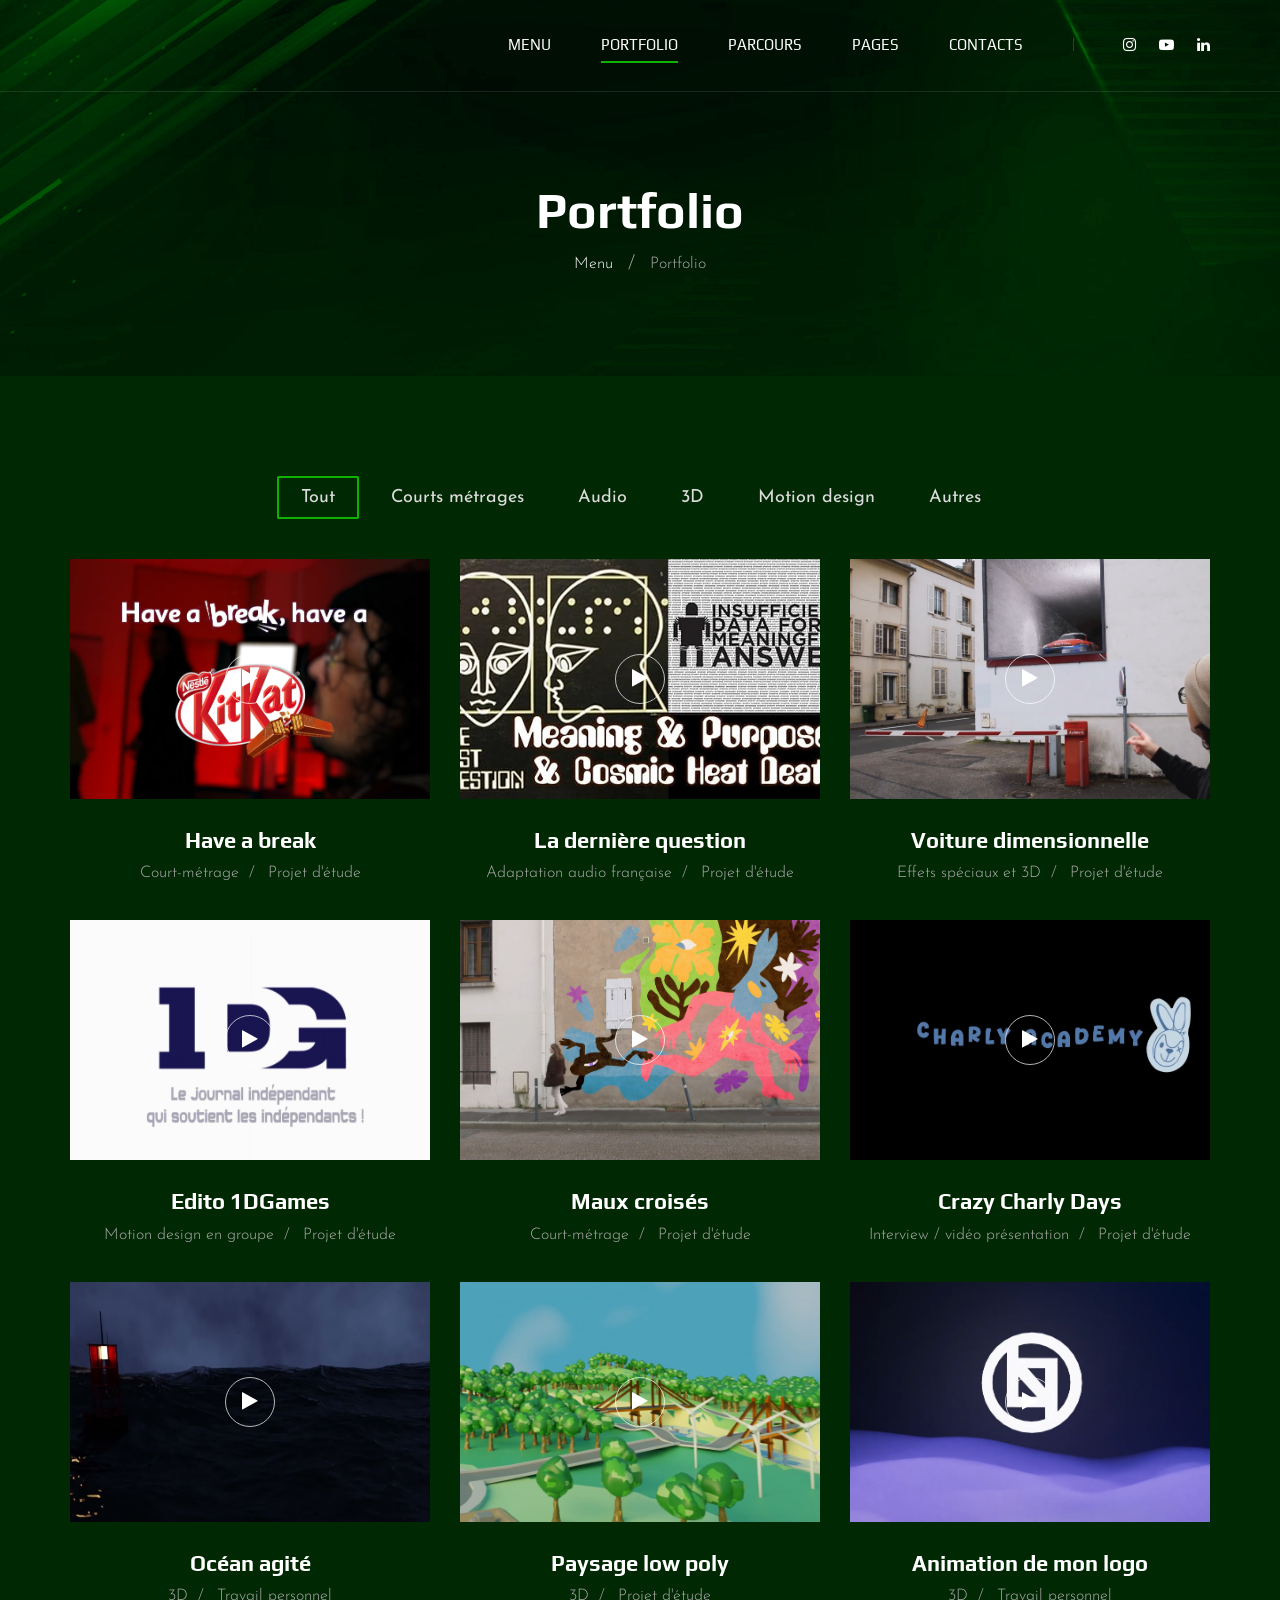
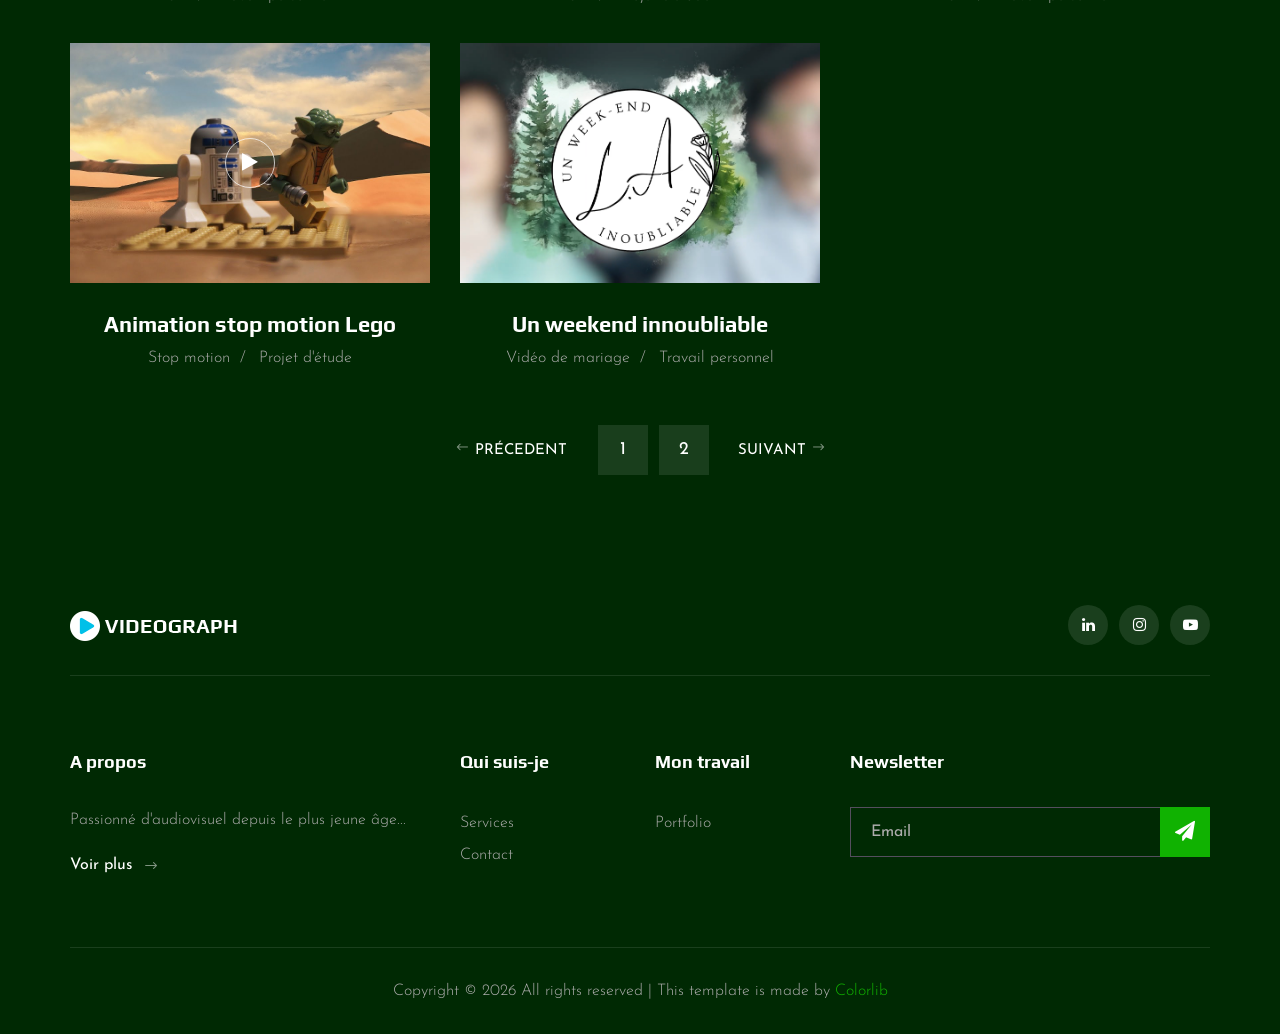
<file: portfolio.html>
<!DOCTYPE html>
<html lang="zxx">

<head>
    <meta charset="UTF-8">
    <meta name="description" content="Lilian Cressot - Portfolio">
    <meta name="keywords" content="Videograph, unica, creative, html">
    <meta name="viewport" content="width=device-width, initial-scale=1.0">
    <meta http-equiv="X-UA-Compatible" content="ie=edge">
    <title>Lilian Cressot - Portfolio</title>

    <!-- Google Font -->
    <link href="https://fonts.googleapis.com/css2?family=Play:wght@400;700&display=swap" rel="stylesheet">
    <link href="https://fonts.googleapis.com/css2?family=Josefin+Sans:wght@300;400;500;600;700&display=swap"
        rel="stylesheet">

    <!-- Css Styles -->
    <link rel="stylesheet" href="css/bootstrap.min.css" type="text/css">
    <link rel="stylesheet" href="css/font-awesome.min.css" type="text/css">
    <link rel="stylesheet" href="css/elegant-icons.css" type="text/css">
    <link rel="stylesheet" href="css/owl.carousel.min.css" type="text/css">
    <link rel="stylesheet" href="css/magnific-popup.css" type="text/css">
    <link rel="stylesheet" href="css/slicknav.min.css" type="text/css">
    <link rel="stylesheet" href="css/style.css" type="text/css">
</head>

<body>
    <!-- Page Preloder -->
    <div id="preloder">
        <div class="loader"></div>
    </div>

    <!-- Header Section Begin -->
    <header class="header">
        <div class="container">
            <div class="row">
                <div class="col-lg-2">
                    <!--<div class="header__logo">
                        <a href="./index.html"><img src="img/logo.png" alt=""></a>
                    </div>-->
                </div>
                <div class="col-lg-10">
                    <div class="header__nav__option">
                        <nav class="header__nav__menu mobile-menu">
                            <ul>
                                <li><a href="./index.html">Menu</a></li>
                                <li class="active"><a href="./portfolio.html">Portfolio</a></li>
                                <li><a href="./services.html">Parcours</a></li>
                                <li><a href="#">Pages</a>
                                    <ul class="dropdown">
                                        <li><a href="./portfolio.html">Portfolio</a></li>
                                        <li><a href="./blog.html">Blog</a></li>
                                        <li><a href="./blog-details.html">Blog Details</a></li>
                                    </ul>
                                </li>
                                <li><a href="./contact.html">Contacts</a></li>
                            </ul>
                        </nav>
                        <div class="header__nav__social">
                            <a href="#"><i class="fa fa-instagram"></i></a>
                            <a href="#"><i class="fa fa-youtube-play"></i></a>
                             <a href="https://www.linkedin.com/in/lilian-cressot/"><i class="fa fa-linkedin"></i></a>
                        </div>
                    </div>
                </div>
            </div>
            <div id="mobile-menu-wrap"></div>
        </div>
    </header>
    <!-- Header End -->

    <!-- Breadcrumb Begin -->
    <div class="breadcrumb-option spad set-bg" data-setbg="img/breadcrumb-bg.png">
        <div class="container">
            <div class="row">
                <div class="col-lg-12 text-center">
                    <div class="breadcrumb__text">
                        <h2>Portfolio</h2>
                        <div class="breadcrumb__links">
                            <a href="index.html">Menu</a>
                            <span>Portfolio</span>
                        </div>
                    </div>
                </div>
            </div>
        </div>
    </div>
    <!-- Breadcrumb End -->

    <!-- Portfolio Section Begin -->
    <section class="portfolio spad">
        <div class="container">
            <div class="row">
                <div class="col-lg-12">
                    <ul class="portfolio__filter">
                        <li class="active" data-filter="*">Tout</li>
                        <li data-filter=".branding">Courts métrages</li>
                        <li data-filter=".digital-marketing">Audio</li>
                        <li data-filter=".web">3D</li>
                        <li data-filter=".photography">Motion design</li>
                        <li data-filter=" .ecommerce">Autres</li>
                    </ul>
                </div>
            </div>
            <div class="row portfolio__gallery">
                <div class="col-lg-4 col-md-6 col-sm-6 mix branding">
                    <div class="portfolio__item">
                        <div class="portfolio__item__video set-bg" data-setbg="img/portfolio/portfolio-1.png">
                            <a href="https://www.youtube.com/watch?v=xGeGze3yfrk" class="play-btn video-popup"><i
                                    class="fa fa-play"></i></a>
                        </div>
                        <div class="portfolio__item__text">
                            <h4>Have a break</h4>
                            <ul>
                                <li>Court-métrage</li>
                                <li>Projet d'étude</li>
                            </ul>
                        </div>
                    </div>
                </div>
                <div class="col-lg-4 col-md-6 col-sm-6 mix digital-marketing">
                    <div class="portfolio__item">
                        <div class="portfolio__item__video set-bg" data-setbg="img/portfolio/portfolio-2.jpg">
                            <a href="https://www.youtube.com/watch?v=JoV9kQmeE4Y" class="play-btn video-popup"><i
                                    class="fa fa-play"></i></a>
                        </div>
                        <div class="portfolio__item__text">
                            <h4>La dernière question</h4>
                            <ul>
                                <li> Adaptation audio française</li>
                                <li>Projet d'étude</li>
                            </ul>
                        </div>
                    </div>
                </div>
                <div class="col-lg-4 col-md-6 col-sm-6 mix web branding">
                    <div class="portfolio__item">
                        <div class="portfolio__item__video set-bg" data-setbg="img/portfolio/portfolio-3.png">
                            <a href="https://www.youtube.com/watch?v=z9MsLIsJIsI" class="play-btn video-popup"><i
                                    class="fa fa-play"></i></a>
                        </div>
                        <div class="portfolio__item__text">
                            <h4>Voiture dimensionnelle</h4>
                            <ul>
                                <li>Effets spéciaux et 3D</li>
                                <li>Projet d'étude</li>
                            </ul>
                        </div>
                    </div>
                </div>
                <div class="col-lg-4 col-md-6 col-sm-6 mix photography">
                    <div class="portfolio__item">
                        <div class="portfolio__item__video set-bg" data-setbg="img/portfolio/portfolio-4.png">
                            <a href="https://www.youtube.com/watch?v=h5hLGZWEPsY" class="play-btn video-popup"><i
                                    class="fa fa-play"></i></a>
                        </div>
                        <div class="portfolio__item__text">
                            <h4>Edito 1DGames</h4>
                            <ul>
                                <li>Motion design en groupe</li>
                                <li>Projet d'étude</li>
                            </ul>
                        </div>
                    </div>
                </div>
                <div class="col-lg-4 col-md-6 col-sm-6 mix branding photography">
                    <div class="portfolio__item">
                        <div class="portfolio__item__video set-bg" data-setbg="img/portfolio/portfolio-5.png">
                            <a href="https://www.youtube.com/watch?v=3SIj03iYonA" class="play-btn video-popup"><i
                                    class="fa fa-play"></i></a>
                        </div>
                        <div class="portfolio__item__text">
                            <h4> Maux croisés</h4>
                            <ul>
                                <li>Court-métrage</li>
                                <li>Projet d'étude</li>
                            </ul>
                        </div>
                    </div>
                </div>
                <div class="col-lg-4 col-md-6 col-sm-6 mix ecommerce">
                    <div class="portfolio__item">
                        <div class="portfolio__item__video set-bg" data-setbg="img/portfolio/portfolio-6.png">
                            <a href="https://www.youtube.com/watch?v=ESYGZsrlzj4?si=MQsMGoPqPzEB7uvT" class="play-btn video-popup"><i
                                    class="fa fa-play"></i></a>
                        </div>
                        <div class="portfolio__item__text">
                            <h4>Crazy Charly Days</h4>
                            <ul>
                                <li>Interview / vidéo présentation</li>
                                <li>Projet d'étude</li>
                            </ul>
                        </div>
                    </div>
                </div>
                <div class="col-lg-4 col-md-6 col-sm-6 mix web">
                    <div class="portfolio__item">
                        <div class="portfolio__item__video set-bg" data-setbg="img/portfolio/portfolio-7.jpg">
                            <a href="https://www.youtube.com/watch?v=ZzDbDvVBDw4" class="play-btn video-popup"><i
                                    class="fa fa-play"></i></a>
                        </div>
                        <div class="portfolio__item__text">
                            <h4>Océan agité</h4>
                            <ul>
                                <li>3D</li>
                                <li>Travail personnel</li>
                            </ul>
                        </div>
                    </div>
                </div>
                <div class="col-lg-4 col-md-6 col-sm-6 mix web">
                    <div class="portfolio__item">
                        <div class="portfolio__item__video set-bg" data-setbg="img/portfolio/portfolio-8.png">
                            <a href="https://www.youtube.com/watch?v=KAGVMp7CGkQ" class="play-btn video-popup"><i
                                    class="fa fa-play"></i></a>
                        </div>
                        <div class="portfolio__item__text">
                            <h4>Paysage low poly</h4>
                             <ul>
                                <li>3D</li>
                                <li>Projet d'étude</li>
                            </ul>
                        </div>
                    </div>
                </div>
                <div class="col-lg-4 col-md-6 col-sm-6 mix web">
                    <div class="portfolio__item">
                        <div class="portfolio__item__video set-bg" data-setbg="img/portfolio/portfolio-9.png">
                            <a href="https://www.youtube.com/watch?v=zWS_XacB7p8" class="play-btn video-popup"><i
                                    class="fa fa-play"></i></a>
                        </div>
                        <div class="portfolio__item__text">
                            <h4>Animation de mon logo</h4>
                            <ul>
                                <li>3D</li>
                                <li>Travail personnel</li>
                            </ul>
                        </div>
                    </div>
                </div>
                <div class="col-lg-4 col-md-6 col-sm-6 mix ecommerce branding">
                    <div class="portfolio__item">
                        <div class="portfolio__item__video set-bg" data-setbg="img/portfolio/portfolio-10.jpg">
                            <a href="https://www.youtube.com/watch?v=PwXxA0O-Jas" class="play-btn video-popup"><i
                                    class="fa fa-play"></i></a>
                        </div>
                        <div class="portfolio__item__text">
                            <h4> Animation stop motion Lego</h4>
                            <ul>
                                <li>Stop motion</li>
                                <li>Projet d'étude</li>
                            </ul>
                        </div>
                    </div>
                </div>
                <div class="col-lg-4 col-md-6 col-sm-6 mix branding">
                    <div class="portfolio__item">
                        <div class="portfolio__item__video set-bg" data-setbg="img/portfolio/portfolio-11.png">
                            <a href="https://www.youtube.com/watch?v=ZXgvWl4MmRo" class="play-btn video-popup"><i
                                    class="fa fa-play"></i></a>
                        </div>
                        <div class="portfolio__item__text">
                            <h4> Un weekend innoubliable</h4>
                            <ul>
                                <li>Vidéo de mariage</li>
                                <li>Travail personnel</li>
                            </ul>
                        </div>
                    </div>
                </div>
            </div>
            <div class="row">
                <div class="col-lg-12">
                    <div class="pagination__option">
                        <a href="#" class="arrow__pagination left__arrow"><span class="arrow_left"></span> Précedent</a>
                        <a href="#" class="number__pagination">1</a>
                        <a href="#" class="number__pagination">2</a>
                        <a href="#" class="arrow__pagination right__arrow">Suivant <span class="arrow_right"></span></a>
                    </div>
                </div>
            </div>
        </div>
    </section>
    <!-- Portfolio Section End -->

 <!-- Footer Section Begin -->
    <footer class="footer">
        <div class="container">
            <div class="footer__top">
                <div class="row">
                    <div class="col-lg-6 col-md-6">
                        <div class="footer__top__logo">
                            <a href="#"><img src="img/logo.png" alt=""></a>
                        </div>
                    </div>
                    <div class="col-lg-6 col-md-6">
                        <div class="footer__top__social">
                         <a href="https://www.linkedin.com/in/lilian-cressot/"><i class="fa fa-linkedin"></i></a>
                            <a href="#"><i class="fa fa-instagram"></i></a>
                            <a href="#"><i class="fa fa-youtube-play"></i></a>
                        </div>
                    </div>
                </div>
            </div>
            <div class="footer__option">
                <div class="row">
                    <div class="col-lg-4 col-md-6 col-sm-6">
                        <div class="footer__option__item">
                            <h5>A propos</h5>
                           <div><p>Passionné d'audiovisuel depuis le plus jeune âge...</p></div>
                            <a href="#" id="loadMore" class="read__more">Voir plus <span class="arrow_right"></span></a>
                        </div>
                    </div>
                    <div class="col-lg-2 col-md-3 col-sm-3">
                        <div class="footer__option__item">
                            <h5>Qui suis-je</h5>
                            <ul>
                                <li><a href="#">Services</a></li>
                                <li><a href="#">Contact</a></li>
                            </ul>
                        </div>
                    </div>
                    <div class="col-lg-2 col-md-3 col-sm-3">
                        <div class="footer__option__item">
                            <h5>Mon travail</h5>
                            <ul>
                                <li><a href="#">Portfolio</a></li>
                            </ul>
                        </div>
                    </div>
                    <div class="col-lg-4 col-md-12">
                        <div class="footer__option__item">
                            <h5>Newsletter</h5>
                            <p></p>
                            <form action="#">
                                <input type="text" placeholder="Email">
                                <button type="submit"><i class="fa fa-send"></i></button>
                            </form>
                        </div>
                    </div>
                </div>
            </div>
            <div class="footer__copyright">
                <div class="row">
                    <div class="col-lg-12 text-center">
                        <!-- Link back to Colorlib can't be removed. Template is licensed under CC BY 3.0. -->
                        <p class="footer__copyright__text">Copyright &copy;
                            <script>
                                document.write(new Date().getFullYear());
                            </script>
                            All rights reserved | This template is made by <a href="https://colorlib.com" target="_blank">Colorlib</a>
                        </p>
                        <!-- Link back to Colorlib can't be removed. Template is licensed under CC BY 3.0. -->
                    </div>
                </div>
            </div>
        </div>
    </footer>
    <!-- Footer Section End -->

    <!-- Js Plugins -->
    <script src="js/jquery-3.3.1.min.js"></script>
    <script src="js/bootstrap.min.js"></script>
    <script src="js/jquery.magnific-popup.min.js"></script>
    <script src="js/mixitup.min.js"></script>
    <script src="js/masonry.pkgd.min.js"></script>
    <script src="js/jquery.slicknav.js"></script>
    <script src="js/owl.carousel.min.js"></script>
    <script src="js/main.js"></script>
</body>

</html>
</file>
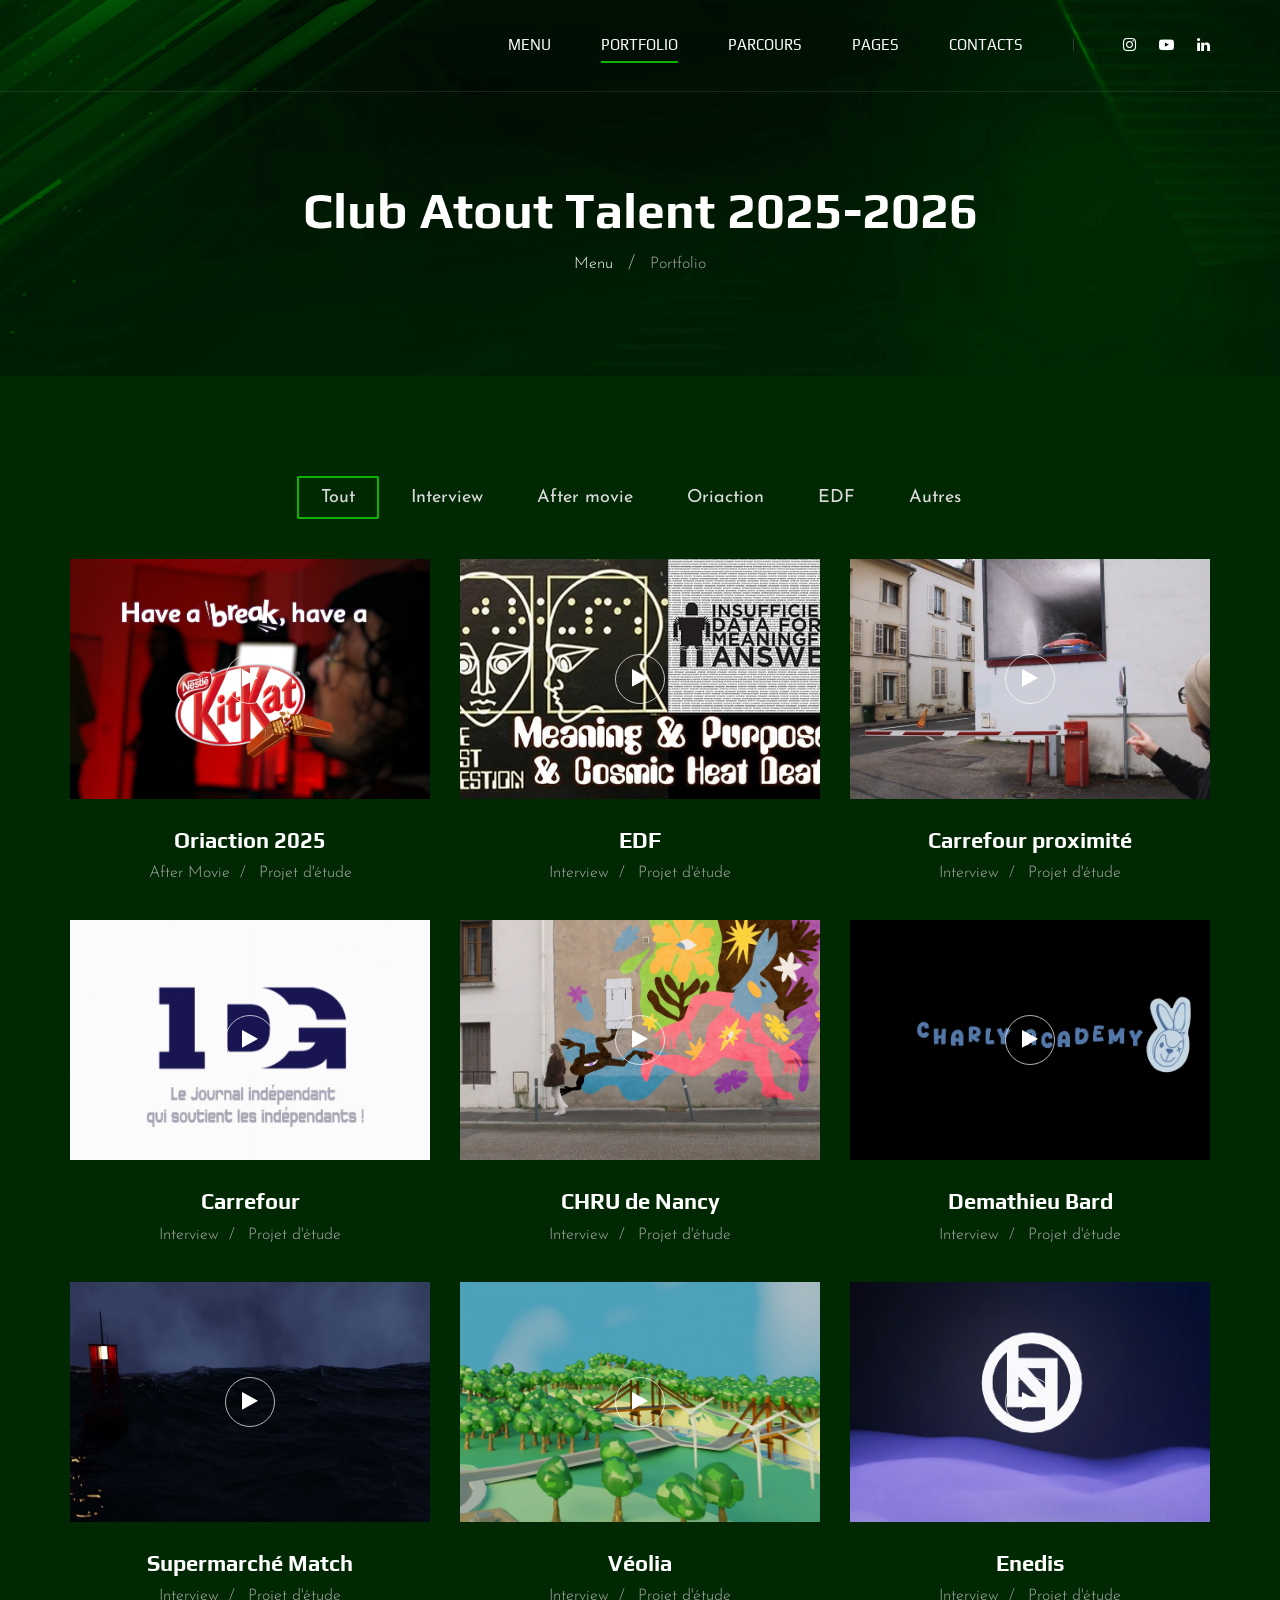
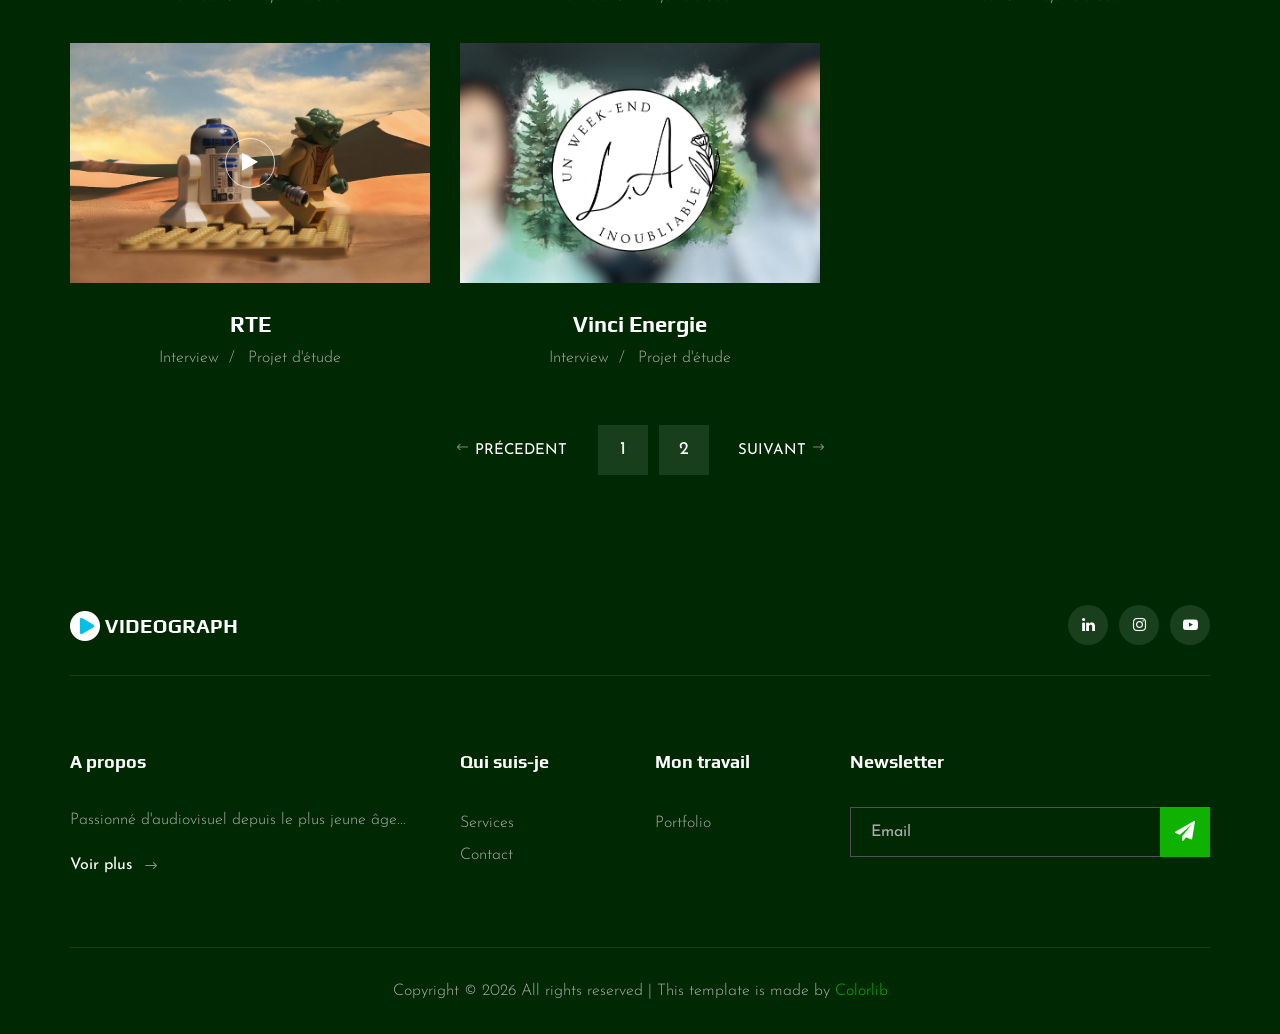
<file: portfolio2.html>
<!DOCTYPE html>
<html lang="zxx">

<head>
    <meta charset="UTF-8">
    <meta name="description" content="Lilian Cressot - Portfolio">
    <meta name="keywords" content="Videograph, unica, creative, html">
    <meta name="viewport" content="width=device-width, initial-scale=1.0">
    <meta http-equiv="X-UA-Compatible" content="ie=edge">
    <title>Lilian Cressot - Portfolio</title>

    <!-- Google Font -->
    <link href="https://fonts.googleapis.com/css2?family=Play:wght@400;700&display=swap" rel="stylesheet">
    <link href="https://fonts.googleapis.com/css2?family=Josefin+Sans:wght@300;400;500;600;700&display=swap"
        rel="stylesheet">

    <!-- Css Styles -->
    <link rel="stylesheet" href="css/bootstrap.min.css" type="text/css">
    <link rel="stylesheet" href="css/font-awesome.min.css" type="text/css">
    <link rel="stylesheet" href="css/elegant-icons.css" type="text/css">
    <link rel="stylesheet" href="css/owl.carousel.min.css" type="text/css">
    <link rel="stylesheet" href="css/magnific-popup.css" type="text/css">
    <link rel="stylesheet" href="css/slicknav.min.css" type="text/css">
    <link rel="stylesheet" href="css/style.css" type="text/css">
</head>

<body>
    <!-- Page Preloder -->
    <div id="preloder">
        <div class="loader"></div>
    </div>

    <!-- Header Section Begin -->
    <header class="header">
        <div class="container">
            <div class="row">
                <div class="col-lg-2">
                    <!--<div class="header__logo">
                        <a href="./index.html"><img src="img/logo.png" alt=""></a>
                    </div>-->
                </div>
                <div class="col-lg-10">
                    <div class="header__nav__option">
                        <nav class="header__nav__menu mobile-menu">
                            <ul>
                                <li><a href="./index.html">Menu</a></li>
                                <li class="active"><a href="./portfolio.html">Portfolio</a></li>
                                <li><a href="./services.html">Parcours</a></li>
                                <li><a href="#">Pages</a>
                                    <ul class="dropdown">
                                        <li><a href="./portfolio.html">Portfolio</a></li>
                                        <li><a href="./blog.html">Blog</a></li>
                                        <li><a href="./blog-details.html">Blog Details</a></li>
                                    </ul>
                                </li>
                                <li><a href="./contact.html">Contacts</a></li>
                            </ul>
                        </nav>
                        <div class="header__nav__social">
                            <a href="#"><i class="fa fa-instagram"></i></a>
                            <a href="#"><i class="fa fa-youtube-play"></i></a>
                             <a href="https://www.linkedin.com/in/lilian-cressot/"><i class="fa fa-linkedin"></i></a>
                        </div>
                    </div>
                </div>
            </div>
            <div id="mobile-menu-wrap"></div>
        </div>
    </header>
    <!-- Header End -->

    <!-- Breadcrumb Begin -->
    <div class="breadcrumb-option spad set-bg" data-setbg="img/breadcrumb-bg.png">
        <div class="container">
            <div class="row">
                <div class="col-lg-12 text-center">
                    <div class="breadcrumb__text">
                        <h2>Club Atout Talent 2025-2026</h2>
                        <div class="breadcrumb__links">
                            <a href="index.html">Menu</a>
                            <span>Portfolio</span>
                        </div>
                    </div>
                </div>
            </div>
        </div>
    </div>
    <!-- Breadcrumb End -->

    <!-- Portfolio Section Begin -->
    <section class="portfolio spad">
        <div class="container">
            <div class="row">
                <div class="col-lg-12">
                    <ul class="portfolio__filter">
                        <li class="active" data-filter="*">Tout</li>
                        <li data-filter=".ITW">Interview</li>
                        <li data-filter=".After">After movie</li>
                        <li data-filter=".Oriaction">Oriaction</li>
                        <li data-filter=".EDF">EDF</li>
                        <li data-filter=" .Autres">Autres</li>
                    </ul>
                </div>
            </div>
            <div class="row portfolio__gallery">
                <div class="col-lg-4 col-md-6 col-sm-6 mix After Oriaction ">
                    <div class="portfolio__item">
                        <div class="portfolio__item__video set-bg" data-setbg="img/portfolio/portfolio-1.png">
                            <a href="https://www.youtube.com/watch?v=sFoBfDevh2c?si=Z_2OC0gGAKHAfvSd" class="play-btn video-popup"><i
                                    class="fa fa-play"></i></a>
                        </div>
                        <div class="portfolio__item__text">
                            <h4>Oriaction 2025</h4>
                            <ul>
                                <li>After Movie</li>
                                <li>Projet d'étude</li>
                            </ul>
                        </div>
                    </div>
                </div>
                <div class="col-lg-4 col-md-6 col-sm-6 mix ITW Oriaction EDF">
                    <div class="portfolio__item">
                        <div class="portfolio__item__video set-bg" data-setbg="img/portfolio/portfolio-2.jpg">
                            <a href="https://www.youtube.com/watch?v=o6or3Kid8NM?si=Rs13esiVmOooqHai" class="play-btn video-popup"><i
                                    class="fa fa-play"></i></a>
                        </div>
                        <div class="portfolio__item__text">
                            <h4>EDF</h4>
                            <ul>
                                <li> Interview</li>
                                <li>Projet d'étude</li>
                            </ul>
                        </div>
                    </div>
                </div>
                <div class="col-lg-4 col-md-6 col-sm-6 mix ITW Oriaction">
                    <div class="portfolio__item">
                        <div class="portfolio__item__video set-bg" data-setbg="img/portfolio/portfolio-3.png">
                            <a href="https://www.youtube.com/watch?v=5nkuiAy54F0?si=YwzndASdPvOoPpKU" class="play-btn video-popup"><i
                                    class="fa fa-play"></i></a>
                        </div>
                        <div class="portfolio__item__text">
                            <h4>Carrefour proximité</h4>
                            <ul>
                                <li>Interview</li>
                                <li>Projet d'étude</li>
                            </ul>
                        </div>
                    </div>
                </div>
                <div class="col-lg-4 col-md-6 col-sm-6 mix ITW Oriaction">
                    <div class="portfolio__item">
                        <div class="portfolio__item__video set-bg" data-setbg="img/portfolio/portfolio-4.png">
                            <a href="https://www.youtube.com/watch?v=OrU-JBs-cmE?si=wJmNRB7M7xRSjsah" class="play-btn video-popup"><i
                                    class="fa fa-play"></i></a>
                        </div>
                        <div class="portfolio__item__text">
                            <h4>Carrefour</h4>
                            <ul>
                                <li>Interview</li>
                                <li>Projet d'étude</li>
                            </ul>
                        </div>
                    </div>
                </div>
                <div class="col-lg-4 col-md-6 col-sm-6 mix ITW Oriaction">
                    <div class="portfolio__item">
                        <div class="portfolio__item__video set-bg" data-setbg="img/portfolio/portfolio-5.png">
                            <a href="https://www.youtube.com/watch?v=Wg3U40q0MLU?si=HhPiRJbBnedX32NU" class="play-btn video-popup"><i
                                    class="fa fa-play"></i></a>
                        </div>
                        <div class="portfolio__item__text">
                            <h4> CHRU de Nancy</h4>
                            <ul>
                                <li>Interview</li>
                                <li>Projet d'étude</li>
                            </ul>
                        </div>
                    </div>
                </div>
                <div class="col-lg-4 col-md-6 col-sm-6 mix ITW Oriaction">
                    <div class="portfolio__item">
                        <div class="portfolio__item__video set-bg" data-setbg="img/portfolio/portfolio-6.png">
                            <a href="https://www.youtube.com/watch?v=14AR1_JEkto?si=lJj9LNwXWZoeWDSz" class="play-btn video-popup"><i
                                    class="fa fa-play"></i></a>
                        </div>
                        <div class="portfolio__item__text">
                            <h4>Demathieu Bard</h4>
                            <ul>
                                <li>Interview</li>
                                <li>Projet d'étude</li>
                            </ul>
                        </div>
                    </div>
                </div>
                <div class="col-lg-4 col-md-6 col-sm-6 mix  ITW Oriaction">
                    <div class="portfolio__item">
                        <div class="portfolio__item__video set-bg" data-setbg="img/portfolio/portfolio-7.jpg">
                            <a href="https://www.youtube.com/watch?v=TaVFvJ8qlX8?si=VrEPnVy_pRFiJool" class="play-btn video-popup"><i
                                    class="fa fa-play"></i></a>
                        </div>
                        <div class="portfolio__item__text">
                            <h4>Supermarché Match</h4>
                            <ul>
                                <li>Interview</li>
                                <li>Projet d'étude</li>
                            </ul>
                        </div>
                    </div>
                </div>
                <div class="col-lg-4 col-md-6 col-sm-6 mix ITW Oriaction">
                    <div class="portfolio__item">
                        <div class="portfolio__item__video set-bg" data-setbg="img/portfolio/portfolio-8.png">
                            <a href="https://www.youtube.com/watch?v=Vs4a-AUo2tk?si=WPdArpi1t2SVAztx" class="play-btn video-popup"><i
                                    class="fa fa-play"></i></a>
                        </div>
                        <div class="portfolio__item__text">
                            <h4>Véolia</h4>
                             <ul>
                                <li>Interview</li>
                                <li>Projet d'étude</li>
                            </ul>
                        </div>
                    </div>
                </div>
                <div class="col-lg-4 col-md-6 col-sm-6 mix ITW Oriaction">
                    <div class="portfolio__item">
                        <div class="portfolio__item__video set-bg" data-setbg="img/portfolio/portfolio-9.png">
                            <a href="https://www.youtube.com/watch?v=JWHLSag_-oY?si=ltzzsgrRGh1bZX1x" class="play-btn video-popup"><i
                                    class="fa fa-play"></i></a>
                        </div>
                        <div class="portfolio__item__text">
                            <h4>Enedis</h4>
                            <ul>
                                <li>Interview</li>
                                <li>Projet d'étude</li>
                            </ul>
                        </div>
                    </div>
                </div>
                <div class="col-lg-4 col-md-6 col-sm-6 mix ITW Oriaction">
                    <div class="portfolio__item">
                        <div class="portfolio__item__video set-bg" data-setbg="img/portfolio/portfolio-10.jpg">
                            <a href="https://www.youtube.com/watch?v=H18OQFPv-Zc?si=duClIwrpzIm-RGRo" class="play-btn video-popup"><i
                                    class="fa fa-play"></i></a>
                        </div>
                        <div class="portfolio__item__text">
                            <h4>RTE</h4>
                            <ul>
                                <li>Interview</li>
                                <li>Projet d'étude</li>
                            </ul>
                        </div>
                    </div>
                </div>
                <div class="col-lg-4 col-md-6 col-sm-6 mix ITW Oriaction">
                    <div class="portfolio__item">
                        <div class="portfolio__item__video set-bg" data-setbg="img/portfolio/portfolio-11.png">
                            <a href="https://www.youtube.com/watch?v=5PxgduK1ThQ?si=uRNzMykG308L5Yzn" class="play-btn video-popup"><i
                                    class="fa fa-play"></i></a>
                        </div>
                        <div class="portfolio__item__text">
                            <h4> Vinci Energie</h4>
                            <ul>
                                <li>Interview</li>
                                <li>Projet d'étude</li>
                            </ul>
                        </div>
                    </div>
                </div>
            </div>
             <div class="row">
                <div class="col-lg-12">
                    <div class="pagination__option">
                        <a href="portfolio.html" class="arrow__pagination left__arrow"><span class="arrow_left"></span> Précedent</a>
                        <a href="portfolio.html" class="number__pagination">1</a>
                        <a href="portfolio2.html" class="number__pagination">2</a>
                        <a href="portfolio2.html" class="arrow__pagination right__arrow">Suivant <span class="arrow_right"></span></a>
                    </div>
                </div>
            </div>
        </div>
    </section>
    <!-- Portfolio Section End -->

 <!-- Footer Section Begin -->
    <footer class="footer">
        <div class="container">
            <div class="footer__top">
                <div class="row">
                    <div class="col-lg-6 col-md-6">
                        <div class="footer__top__logo">
                            <a href="#"><img src="img/logo.png" alt=""></a>
                        </div>
                    </div>
                    <div class="col-lg-6 col-md-6">
                        <div class="footer__top__social">
                         <a href="https://www.linkedin.com/in/lilian-cressot/"><i class="fa fa-linkedin"></i></a>
                            <a href="#"><i class="fa fa-instagram"></i></a>
                            <a href="#"><i class="fa fa-youtube-play"></i></a>
                        </div>
                    </div>
                </div>
            </div>
            <div class="footer__option">
                <div class="row">
                    <div class="col-lg-4 col-md-6 col-sm-6">
                        <div class="footer__option__item">
                            <h5>A propos</h5>
                           <div><p>Passionné d'audiovisuel depuis le plus jeune âge...</p></div>
                            <a href="#" id="loadMore" class="read__more">Voir plus <span class="arrow_right"></span></a>
                        </div>
                    </div>
                    <div class="col-lg-2 col-md-3 col-sm-3">
                        <div class="footer__option__item">
                            <h5>Qui suis-je</h5>
                            <ul>
                                <li><a href="#">Services</a></li>
                                <li><a href="#">Contact</a></li>
                            </ul>
                        </div>
                    </div>
                    <div class="col-lg-2 col-md-3 col-sm-3">
                        <div class="footer__option__item">
                            <h5>Mon travail</h5>
                            <ul>
                                <li><a href="#">Portfolio</a></li>
                            </ul>
                        </div>
                    </div>
                    <div class="col-lg-4 col-md-12">
                        <div class="footer__option__item">
                            <h5>Newsletter</h5>
                            <p></p>
                            <form action="#">
                                <input type="text" placeholder="Email">
                                <button type="submit"><i class="fa fa-send"></i></button>
                            </form>
                        </div>
                    </div>
                </div>
            </div>
            <div class="footer__copyright">
                <div class="row">
                    <div class="col-lg-12 text-center">
                        <!-- Link back to Colorlib can't be removed. Template is licensed under CC BY 3.0. -->
                        <p class="footer__copyright__text">Copyright &copy;
                            <script>
                                document.write(new Date().getFullYear());
                            </script>
                            All rights reserved | This template is made by <a href="https://colorlib.com" target="_blank">Colorlib</a>
                        </p>
                        <!-- Link back to Colorlib can't be removed. Template is licensed under CC BY 3.0. -->
                    </div>
                </div>
            </div>
        </div>
    </footer>
    <!-- Footer Section End -->

    <!-- Js Plugins -->
    <script src="js/jquery-3.3.1.min.js"></script>
    <script src="js/bootstrap.min.js"></script>
    <script src="js/jquery.magnific-popup.min.js"></script>
    <script src="js/mixitup.min.js"></script>
    <script src="js/masonry.pkgd.min.js"></script>
    <script src="js/jquery.slicknav.js"></script>
    <script src="js/owl.carousel.min.js"></script>
    <script src="js/main.js"></script>
</body>

</html>
</file>
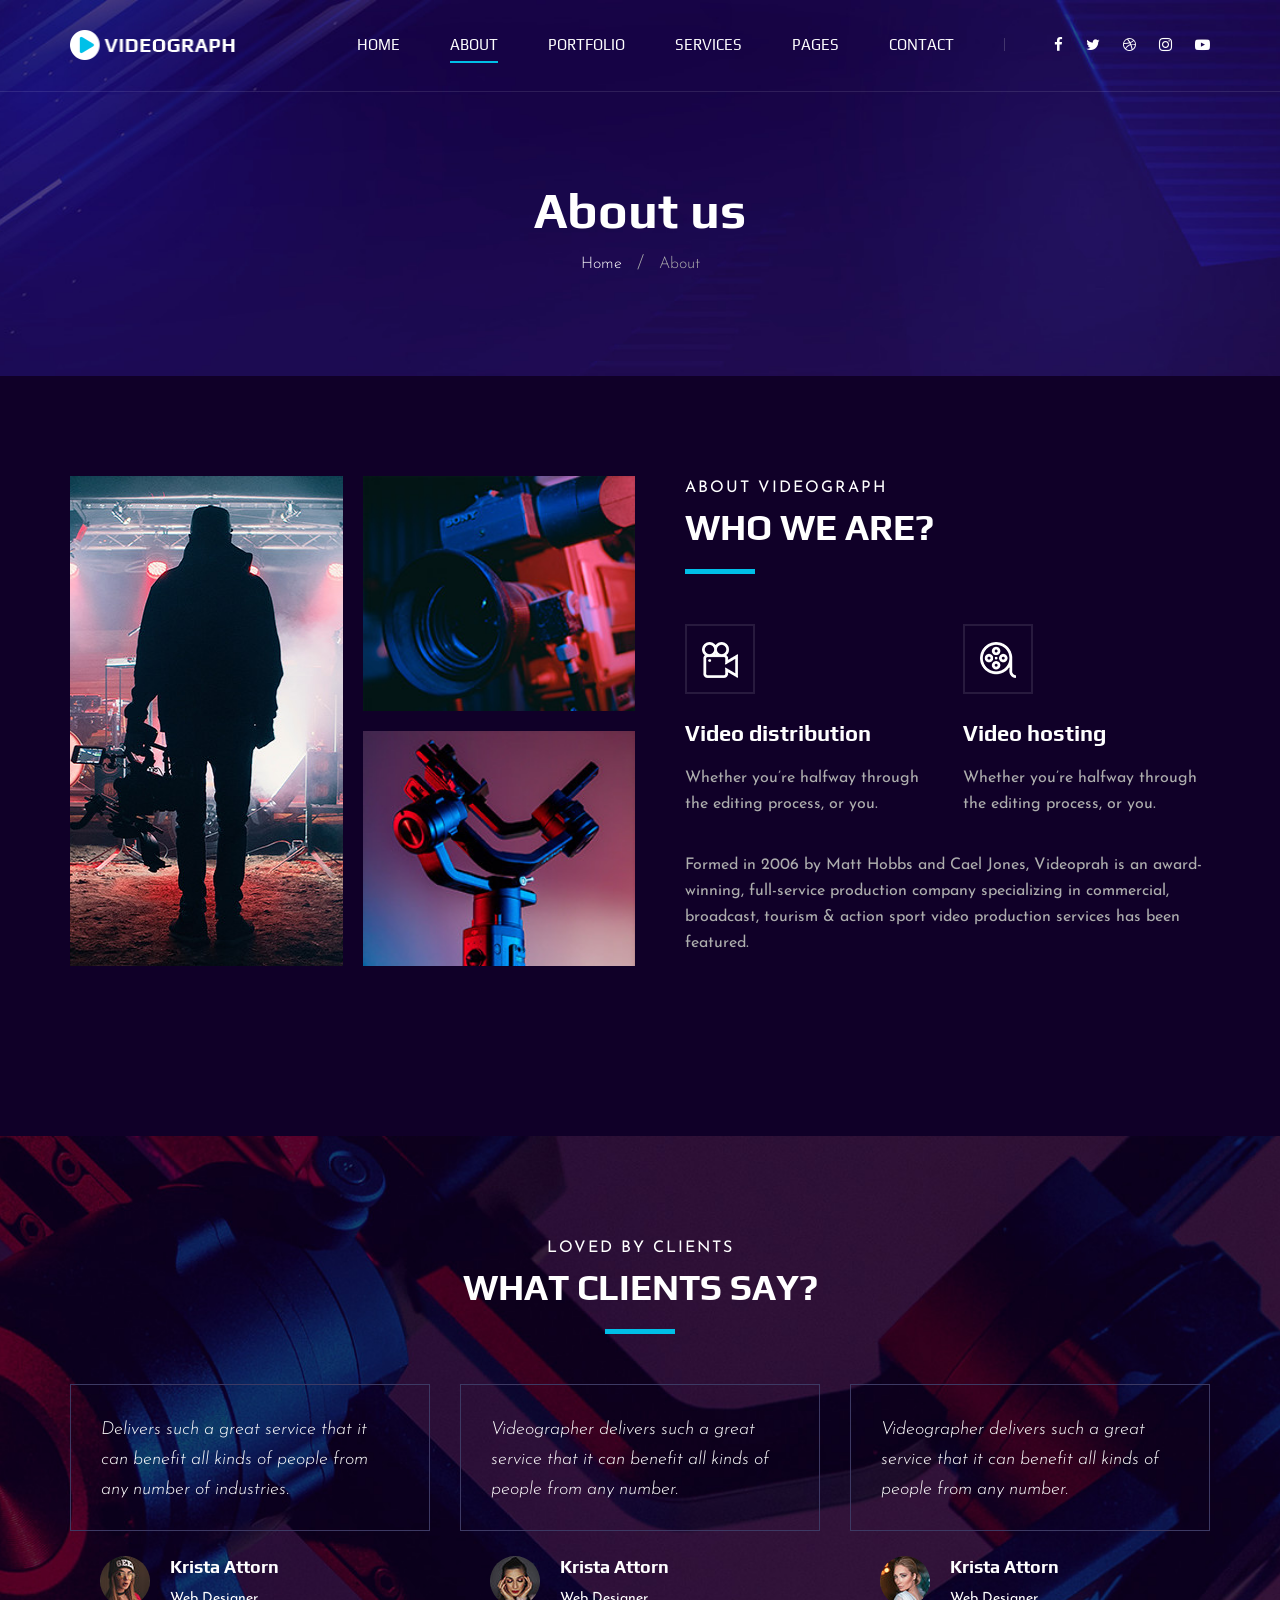
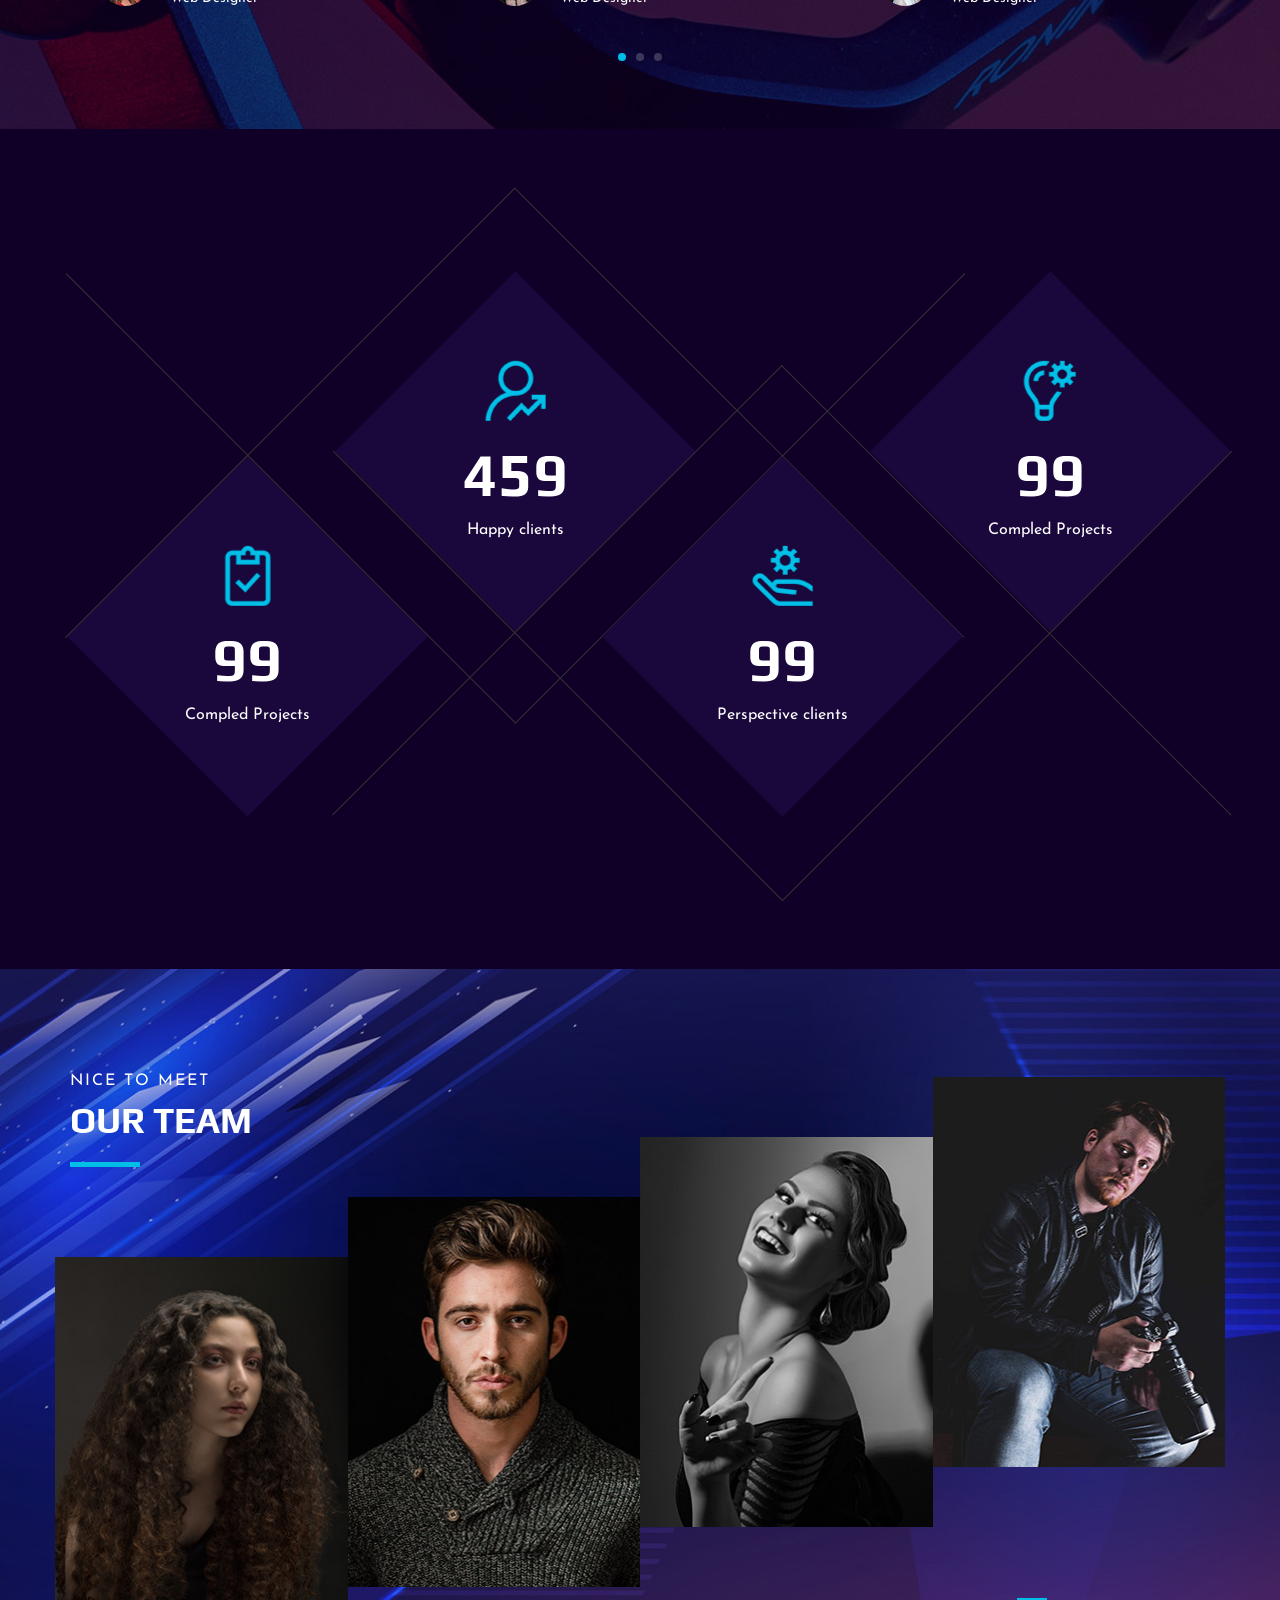
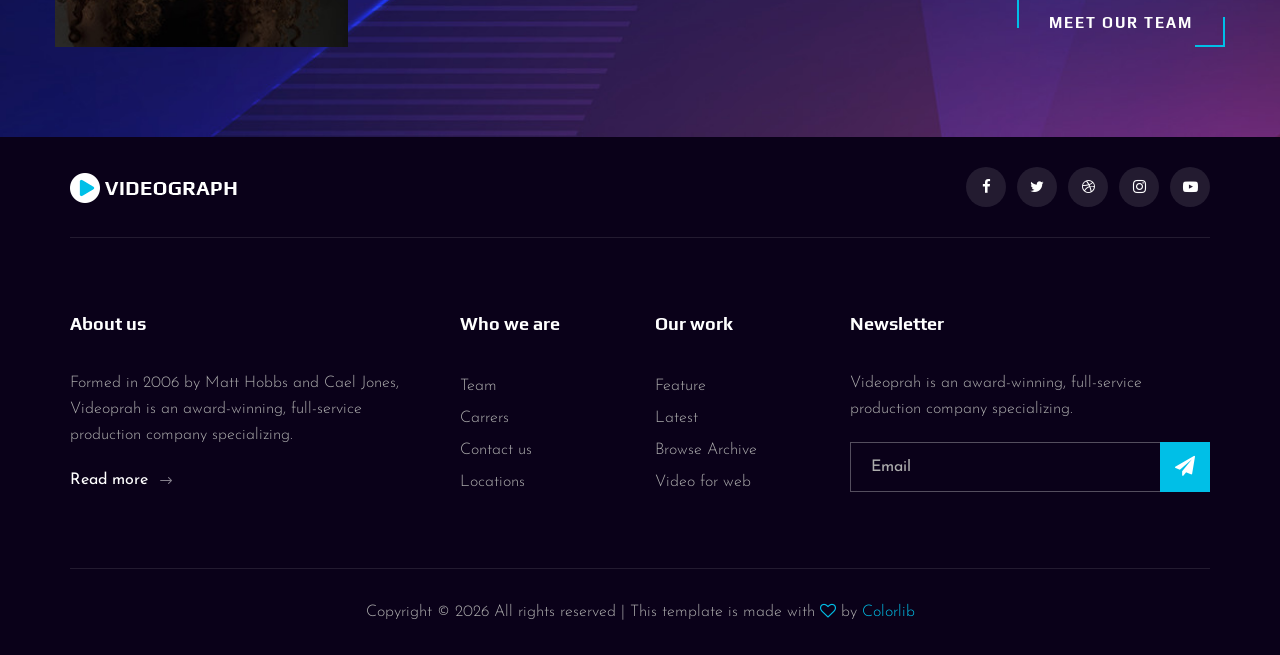
<file: videograph-master/about.html>
<!DOCTYPE html>
<html lang="zxx">

<head>
    <meta charset="UTF-8">
    <meta name="description" content="Videograph Template">
    <meta name="keywords" content="Videograph, unica, creative, html">
    <meta name="viewport" content="width=device-width, initial-scale=1.0">
    <meta http-equiv="X-UA-Compatible" content="ie=edge">
    <title>Videograph | Template</title>

    <!-- Google Font -->
    <link href="https://fonts.googleapis.com/css2?family=Play:wght@400;700&display=swap" rel="stylesheet">
    <link href="https://fonts.googleapis.com/css2?family=Josefin+Sans:wght@300;400;500;600;700&display=swap"
        rel="stylesheet">

    <!-- Css Styles -->
    <link rel="stylesheet" href="css/bootstrap.min.css" type="text/css">
    <link rel="stylesheet" href="css/font-awesome.min.css" type="text/css">
    <link rel="stylesheet" href="css/elegant-icons.css" type="text/css">
    <link rel="stylesheet" href="css/owl.carousel.min.css" type="text/css">
    <link rel="stylesheet" href="css/magnific-popup.css" type="text/css">
    <link rel="stylesheet" href="css/slicknav.min.css" type="text/css">
    <link rel="stylesheet" href="css/style.css" type="text/css">
</head>

<body>
    <!-- Page Preloder -->
    <div id="preloder">
        <div class="loader"></div>
    </div>

    <!-- Header Section Begin -->
    <header class="header">
        <div class="container">
            <div class="row">
                <div class="col-lg-2">
                    <div class="header__logo">
                        <a href="./index.html"><img src="img/logo.png" alt=""></a>
                    </div>
                </div>
                <div class="col-lg-10">
                    <div class="header__nav__option">
                        <nav class="header__nav__menu mobile-menu">
                            <ul>
                                <li><a href="./index.html">Home</a></li>
                                <li class="active"><a href="./about.html">About</a></li>
                                <li><a href="./portfolio.html">Portfolio</a></li>
                                <li><a href="./services.html">Services</a></li>
                                <li><a href="#">Pages</a>
                                    <ul class="dropdown">
                                        <li><a href="./about.html">About</a></li>
                                        <li><a href="./portfolio.html">Portfolio</a></li>
                                        <li><a href="./blog.html">Blog</a></li>
                                        <li><a href="./blog-details.html">Blog Details</a></li>
                                    </ul>
                                </li>
                                <li><a href="./contact.html">Contact</a></li>
                            </ul>
                        </nav>
                        <div class="header__nav__social">
                            <a href="#"><i class="fa fa-facebook"></i></a>
                            <a href="#"><i class="fa fa-twitter"></i></a>
                            <a href="#"><i class="fa fa-dribbble"></i></a>
                            <a href="#"><i class="fa fa-instagram"></i></a>
                            <a href="#"><i class="fa fa-youtube-play"></i></a>
                        </div>
                    </div>
                </div>
            </div>
            <div id="mobile-menu-wrap"></div>
        </div>
    </header>
    <!-- Header End -->

    <!-- Breadcrumb Begin -->
    <div class="breadcrumb-option spad set-bg" data-setbg="img/breadcrumb-bg.jpg">
        <div class="container">
            <div class="row">
                <div class="col-lg-12 text-center">
                    <div class="breadcrumb__text">
                        <h2>About us</h2>
                        <div class="breadcrumb__links">
                            <a href="#">Home</a>
                            <span>About</span>
                        </div>
                    </div>
                </div>
            </div>
        </div>
    </div>
    <!-- Breadcrumb End -->

    <!-- About Section Begin -->
    <section class="about spad">
        <div class="container">
            <div class="row">
                <div class="col-lg-6">
                    <div class="about__pic">
                        <div class="row">
                            <div class="col-lg-6 col-md-6 col-sm-6">
                                <div class="about__pic__item about__pic__item--large set-bg"
                                    data-setbg="img/about/about-1.jpg"></div>
                            </div>
                            <div class="col-lg-6 col-md-6 col-sm-6">
                                <div class="row">
                                    <div class="col-lg-12">
                                        <div class="about__pic__item set-bg" data-setbg="img/about/about-2.jpg"></div>
                                    </div>
                                    <div class="col-lg-12">
                                        <div class="about__pic__item set-bg" data-setbg="img/about/about-3.jpg"></div>
                                    </div>
                                </div>
                            </div>
                        </div>
                    </div>
                </div>
                <div class="col-lg-6">
                    <div class="about__text">
                        <div class="section-title">
                            <span>About videograph</span>
                            <h2>WHo we are?</h2>
                        </div>
                        <div class="row">
                            <div class="col-lg-6 col-md-6 col-sm-6">
                                <div class="services__item">
                                    <div class="services__item__icon">
                                        <img src="img/icons/si-3.png" alt="">
                                    </div>
                                    <h4>Video distribution</h4>
                                    <p>Whether you’re halfway through the editing process, or you.</p>
                                </div>
                            </div>
                            <div class="col-lg-6 col-md-6 col-sm-6">
                                <div class="services__item">
                                    <div class="services__item__icon">
                                        <img src="img/icons/si-4.png" alt="">
                                    </div>
                                    <h4>Video hosting</h4>
                                    <p>Whether you’re halfway through the editing process, or you.</p>
                                </div>
                            </div>
                        </div>
                        <div class="about__text__desc">
                            <p>Formed in 2006 by Matt Hobbs and Cael Jones, Videoprah is an award-winning, full-service
                                production company specializing in commercial, broadcast, tourism & action sport video
                                production services has been featured.</p>
                        </div>
                    </div>
                </div>
            </div>
        </div>
    </section>
    <!-- About Section End -->

    <!-- Testimonial Section Begin -->
    <section class="testimonial spad set-bg" data-setbg="img/testimonial-bg.jpg">
        <div class="container">
            <div class="row">
                <div class="col-lg-12">
                    <div class="section-title center-title">
                        <span>Loved By Clients</span>
                        <h2>What clients say?</h2>
                    </div>
                </div>
            </div>
            <div class="row">
                <div class="testimonial__slider owl-carousel">
                    <div class="col-lg-4">
                        <div class="testimonial__item">
                            <div class="testimonial__text">
                                <p>Delivers such a great service that it can benefit all kinds of people from any number
                                    of industries.</p>
                            </div>
                            <div class="testimonial__author">
                                <div class="testimonial__author__pic">
                                    <img src="img/testimonial/ta-1.jpg" alt="">
                                </div>
                                <div class="testimonial__author__text">
                                    <h5>Krista Attorn</h5>
                                    <span>Web Designer</span>
                                </div>
                            </div>
                        </div>
                    </div>
                    <div class="col-lg-4">
                        <div class="testimonial__item">
                            <div class="testimonial__text">
                                <p>Videographer delivers such a great service that it can benefit all kinds of people
                                    from any number.</p>
                            </div>
                            <div class="testimonial__author">
                                <div class="testimonial__author__pic">
                                    <img src="img/testimonial/ta-2.jpg" alt="">
                                </div>
                                <div class="testimonial__author__text">
                                    <h5>Krista Attorn</h5>
                                    <span>Web Designer</span>
                                </div>
                            </div>
                        </div>
                    </div>
                    <div class="col-lg-4">
                        <div class="testimonial__item">
                            <div class="testimonial__text">
                                <p>Videographer delivers such a great service that it can benefit all kinds of people
                                    from any number.</p>
                            </div>
                            <div class="testimonial__author">
                                <div class="testimonial__author__pic">
                                    <img src="img/testimonial/ta-3.jpg" alt="">
                                </div>
                                <div class="testimonial__author__text">
                                    <h5>Krista Attorn</h5>
                                    <span>Web Designer</span>
                                </div>
                            </div>
                        </div>
                    </div>
                    <div class="col-lg-4">
                        <div class="testimonial__item">
                            <div class="testimonial__text">
                                <p>Delivers such a great service that it can benefit all kinds of people from any number
                                    of industries.</p>
                            </div>
                            <div class="testimonial__author">
                                <div class="testimonial__author__pic">
                                    <img src="img/testimonial/ta-1.jpg" alt="">
                                </div>
                                <div class="testimonial__author__text">
                                    <h5>Krista Attorn</h5>
                                    <span>Web Designer</span>
                                </div>
                            </div>
                        </div>
                    </div>
                    <div class="col-lg-4">
                        <div class="testimonial__item">
                            <div class="testimonial__text">
                                <p>Videographer delivers such a great service that it can benefit all kinds of people
                                    from any number.</p>
                            </div>
                            <div class="testimonial__author">
                                <div class="testimonial__author__pic">
                                    <img src="img/testimonial/ta-2.jpg" alt="">
                                </div>
                                <div class="testimonial__author__text">
                                    <h5>Krista Attorn</h5>
                                    <span>Web Designer</span>
                                </div>
                            </div>
                        </div>
                    </div>
                </div>
            </div>
        </div>
    </section>
    <!-- Testimonial Section End -->

    <!-- Counter Section Begin -->
    <section class="counter">
        <div class="container">
            <div class="counter__content">
                <div class="row">
                    <div class="col-lg-3 col-md-6 col-sm-6">
                        <div class="counter__item">
                            <div class="counter__item__text">
                                <img src="img/icons/ci-1.png" alt="">
                                <h2 class="counter_num">230</h2>
                                <p>Compled Projects</p>
                            </div>
                        </div>
                    </div>
                    <div class="col-lg-3 col-md-6 col-sm-6">
                        <div class="counter__item second__item">
                            <div class="counter__item__text">
                                <img src="img/icons/ci-2.png" alt="">
                                <h2 class="counter_num">1068</h2>
                                <p>Happy clients</p>
                            </div>
                        </div>
                    </div>
                    <div class="col-lg-3 col-md-6 col-sm-6">
                        <div class="counter__item third__item">
                            <div class="counter__item__text">
                                <img src="img/icons/ci-3.png" alt="">
                                <h2 class="counter_num">230</h2>
                                <p>Perspective clients</p>
                            </div>
                        </div>
                    </div>
                    <div class="col-lg-3 col-md-6 col-sm-6">
                        <div class="counter__item four__item">
                            <div class="counter__item__text">
                                <img src="img/icons/ci-4.png" alt="">
                                <h2 class="counter_num">230</h2>
                                <p>Compled Projects</p>
                            </div>
                        </div>
                    </div>
                </div>
            </div>
        </div>
    </section>
    <!-- Counter Section End -->

    <!-- Team Section Begin -->
    <section class="team spad set-bg" data-setbg="img/team-bg.jpg">
        <div class="container">
            <div class="row">
                <div class="col-lg-12">
                    <div class="section-title team__title">
                        <span>Nice to meet</span>
                        <h2>OUR Team</h2>
                    </div>
                </div>
            </div>
            <div class="row">
                <div class="col-lg-3 col-md-6 col-sm-6 p-0">
                    <div class="team__item set-bg" data-setbg="img/team/team-1.jpg">
                        <div class="team__item__text">
                            <h4>AMANDA STONE</h4>
                            <p>Videographer</p>
                            <div class="team__item__social">
                                <a href="#"><i class="fa fa-facebook"></i></a>
                                <a href="#"><i class="fa fa-twitter"></i></a>
                                <a href="#"><i class="fa fa-dribbble"></i></a>
                                <a href="#"><i class="fa fa-instagram"></i></a>
                            </div>
                        </div>
                    </div>
                </div>
                <div class="col-lg-3 col-md-6 col-sm-6 p-0">
                    <div class="team__item team__item--second set-bg" data-setbg="img/team/team-2.jpg">
                        <div class="team__item__text">
                            <h4>AMANDA STONE</h4>
                            <p>Videographer</p>
                            <div class="team__item__social">
                                <a href="#"><i class="fa fa-facebook"></i></a>
                                <a href="#"><i class="fa fa-twitter"></i></a>
                                <a href="#"><i class="fa fa-dribbble"></i></a>
                                <a href="#"><i class="fa fa-instagram"></i></a>
                            </div>
                        </div>
                    </div>
                </div>
                <div class="col-lg-3 col-md-6 col-sm-6 p-0">
                    <div class="team__item team__item--third set-bg" data-setbg="img/team/team-3.jpg">
                        <div class="team__item__text">
                            <h4>AMANDA STONE</h4>
                            <p>Videographer</p>
                            <div class="team__item__social">
                                <a href="#"><i class="fa fa-facebook"></i></a>
                                <a href="#"><i class="fa fa-twitter"></i></a>
                                <a href="#"><i class="fa fa-dribbble"></i></a>
                                <a href="#"><i class="fa fa-instagram"></i></a>
                            </div>
                        </div>
                    </div>
                </div>
                <div class="col-lg-3 col-md-6 col-sm-6 p-0">
                    <div class="team__item team__item--four set-bg" data-setbg="img/team/team-4.jpg">
                        <div class="team__item__text">
                            <h4>AMANDA STONE</h4>
                            <p>Videographer</p>
                            <div class="team__item__social">
                                <a href="#"><i class="fa fa-facebook"></i></a>
                                <a href="#"><i class="fa fa-twitter"></i></a>
                                <a href="#"><i class="fa fa-dribbble"></i></a>
                                <a href="#"><i class="fa fa-instagram"></i></a>
                            </div>
                        </div>
                    </div>
                </div>
                <div class="col-lg-12 p-0">
                    <div class="team__btn">
                        <a href="#" class="primary-btn">Meet Our Team</a>
                    </div>
                </div>
            </div>
        </div>
    </section>
    <!-- Team Section End -->

    <!-- Footer Section Begin -->
    <footer class="footer">
        <div class="container">
            <div class="footer__top">
                <div class="row">
                    <div class="col-lg-6 col-md-6">
                        <div class="footer__top__logo">
                            <a href="#"><img src="img/logo.png" alt=""></a>
                        </div>
                    </div>
                    <div class="col-lg-6 col-md-6">
                        <div class="footer__top__social">
                            <a href="#"><i class="fa fa-facebook"></i></a>
                            <a href="#"><i class="fa fa-twitter"></i></a>
                            <a href="#"><i class="fa fa-dribbble"></i></a>
                            <a href="#"><i class="fa fa-instagram"></i></a>
                            <a href="#"><i class="fa fa-youtube-play"></i></a>
                        </div>
                    </div>
                </div>
            </div>
            <div class="footer__option">
                <div class="row">
                    <div class="col-lg-4 col-md-6 col-sm-6">
                        <div class="footer__option__item">
                            <h5>About us</h5>
                            <p>Formed in 2006 by Matt Hobbs and Cael Jones, Videoprah is an award-winning, full-service
                                production company specializing.</p>
                            <a href="#" class="read__more">Read more <span class="arrow_right"></span></a>
                        </div>
                    </div>
                    <div class="col-lg-2 col-md-3 col-sm-3">
                        <div class="footer__option__item">
                            <h5>Who we are</h5>
                            <ul>
                                <li><a href="#">Team</a></li>
                                <li><a href="#">Carrers</a></li>
                                <li><a href="#">Contact us</a></li>
                                <li><a href="#">Locations</a></li>
                            </ul>
                        </div>
                    </div>
                    <div class="col-lg-2 col-md-3 col-sm-3">
                        <div class="footer__option__item">
                            <h5>Our work</h5>
                            <ul>
                                <li><a href="#">Feature</a></li>
                                <li><a href="#">Latest</a></li>
                                <li><a href="#">Browse Archive</a></li>
                                <li><a href="#">Video for web</a></li>
                            </ul>
                        </div>
                    </div>
                    <div class="col-lg-4 col-md-12">
                        <div class="footer__option__item">
                            <h5>Newsletter</h5>
                            <p>Videoprah is an award-winning, full-service production company specializing.</p>
                            <form action="#">
                                <input type="text" placeholder="Email">
                                <button type="submit"><i class="fa fa-send"></i></button>
                            </form>
                        </div>
                    </div>
                </div>
            </div>
            <div class="footer__copyright">
                <div class="row">
                    <div class="col-lg-12 text-center">
                        <!-- Link back to Colorlib can't be removed. Template is licensed under CC BY 3.0. -->
                        <p class="footer__copyright__text">Copyright &copy;
                            <script>
                                document.write(new Date().getFullYear());
                            </script>
                            All rights reserved | This template is made with <i class="fa fa-heart-o"
                                aria-hidden="true"></i> by <a href="https://colorlib.com" target="_blank">Colorlib</a>
                        </p>
                        <!-- Link back to Colorlib can't be removed. Template is licensed under CC BY 3.0. -->
                    </div>
                </div>
            </div>
        </div>
    </footer>
    <!-- Footer Section End -->

    <!-- Js Plugins -->
    <script src="js/jquery-3.3.1.min.js"></script>
    <script src="js/bootstrap.min.js"></script>
    <script src="js/jquery.magnific-popup.min.js"></script>
    <script src="js/mixitup.min.js"></script>
    <script src="js/masonry.pkgd.min.js"></script>
    <script src="js/jquery.slicknav.js"></script>
    <script src="js/owl.carousel.min.js"></script>
    <script src="js/main.js"></script>
</body>

</html>
</file>
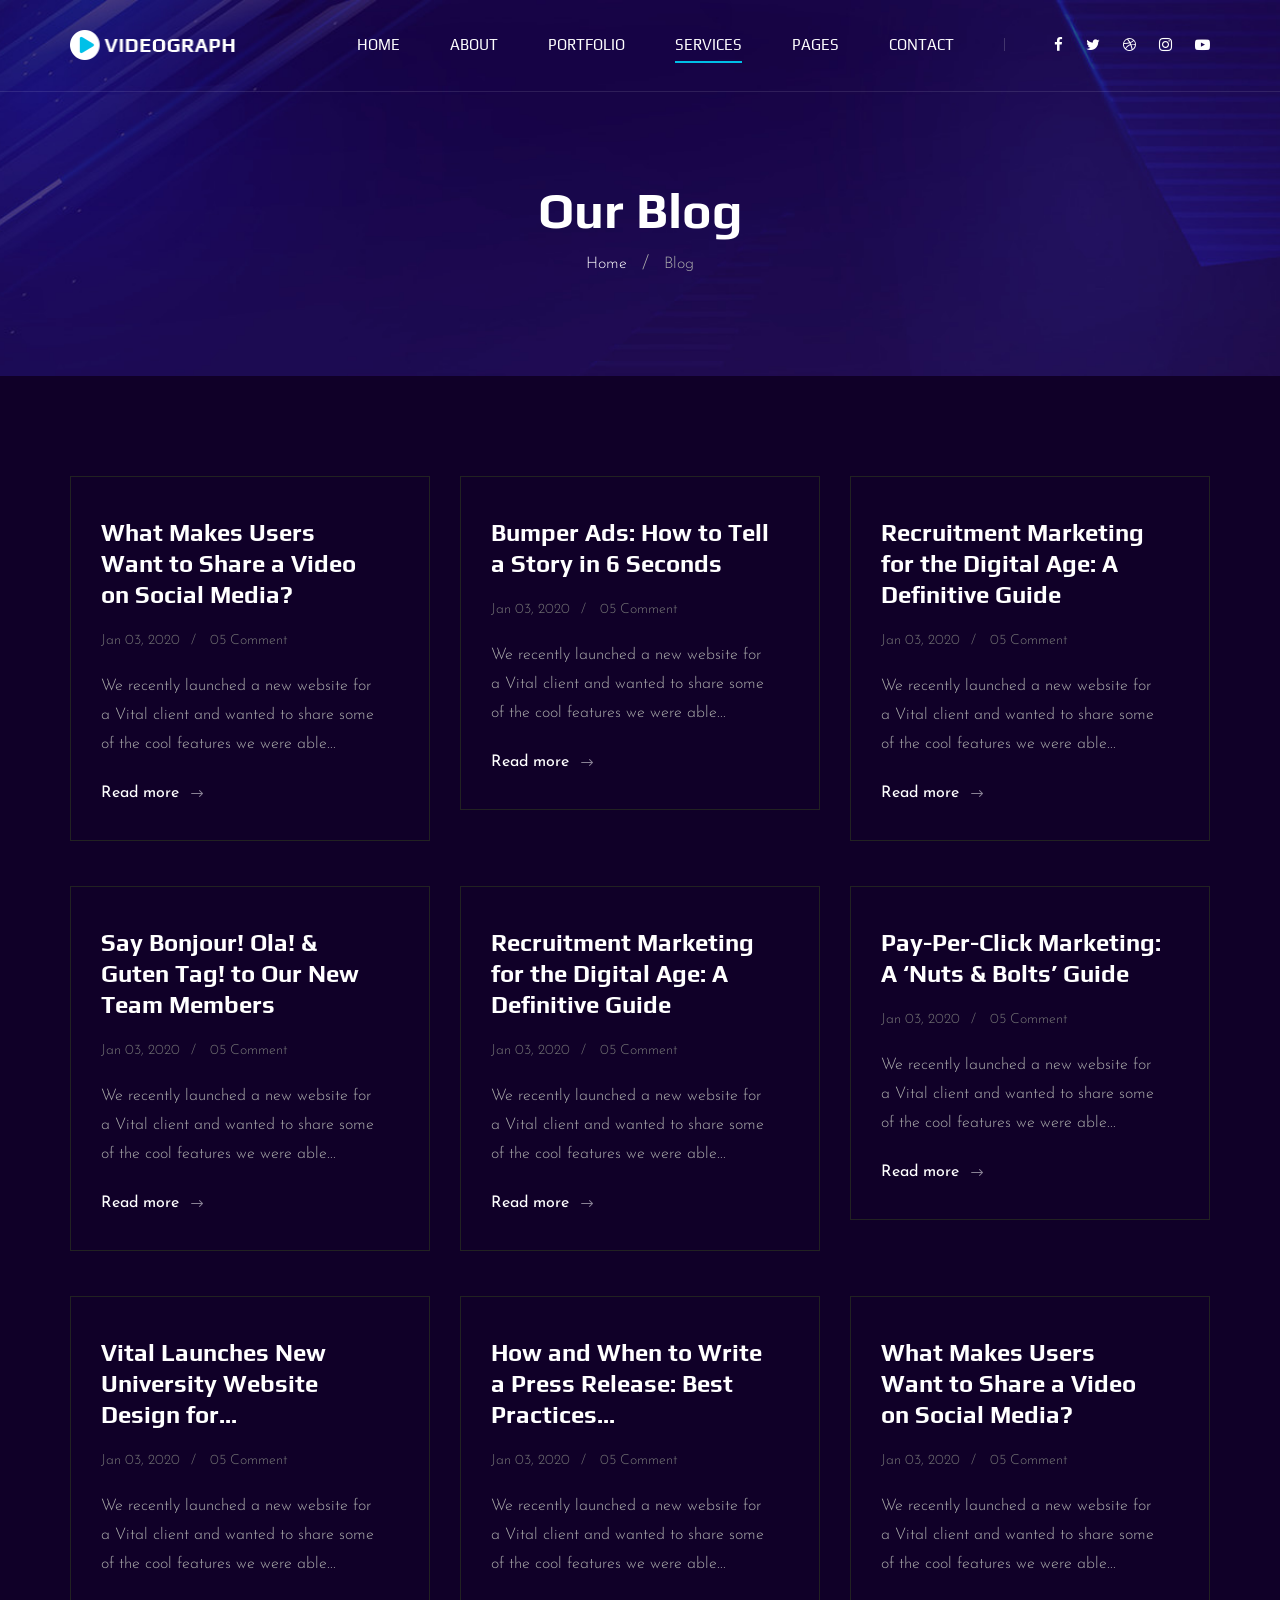
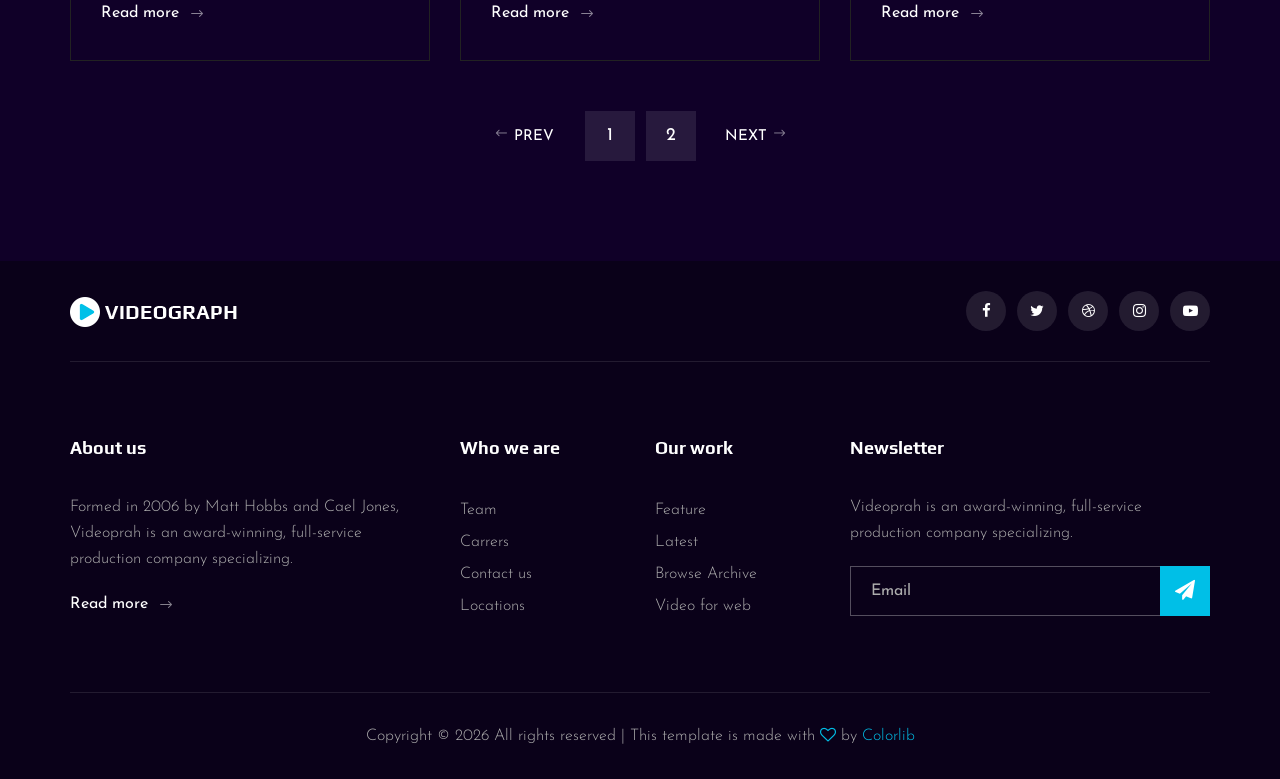
<file: videograph-master/blog.html>
<!DOCTYPE html>
<html lang="zxx">

<head>
    <meta charset="UTF-8">
    <meta name="description" content="Videograph Template">
    <meta name="keywords" content="Videograph, unica, creative, html">
    <meta name="viewport" content="width=device-width, initial-scale=1.0">
    <meta http-equiv="X-UA-Compatible" content="ie=edge">
    <title>Videograph | Template</title>

    <!-- Google Font -->
    <link href="https://fonts.googleapis.com/css2?family=Play:wght@400;700&display=swap" rel="stylesheet">
    <link href="https://fonts.googleapis.com/css2?family=Josefin+Sans:wght@300;400;500;600;700&display=swap"
        rel="stylesheet">

    <!-- Css Styles -->
    <link rel="stylesheet" href="css/bootstrap.min.css" type="text/css">
    <link rel="stylesheet" href="css/font-awesome.min.css" type="text/css">
    <link rel="stylesheet" href="css/elegant-icons.css" type="text/css">
    <link rel="stylesheet" href="css/owl.carousel.min.css" type="text/css">
    <link rel="stylesheet" href="css/magnific-popup.css" type="text/css">
    <link rel="stylesheet" href="css/slicknav.min.css" type="text/css">
    <link rel="stylesheet" href="css/style.css" type="text/css">
</head>

<body>
    <!-- Page Preloder -->
    <div id="preloder">
        <div class="loader"></div>
    </div>

    <!-- Header Section Begin -->
    <header class="header">
        <div class="container">
            <div class="row">
                <div class="col-lg-2">
                    <div class="header__logo">
                        <a href="./index.html"><img src="img/logo.png" alt=""></a>
                    </div>
                </div>
                <div class="col-lg-10">
                    <div class="header__nav__option">
                        <nav class="header__nav__menu mobile-menu">
                            <ul>
                                <li><a href="./index.html">Home</a></li>
                                <li><a href="./about.html">About</a></li>
                                <li><a href="./portfolio.html">Portfolio</a></li>
                                <li class="active"><a href="./services.html">Services</a></li>
                                <li><a href="#">Pages</a>
                                    <ul class="dropdown">
                                        <li><a href="./about.html">About</a></li>
                                        <li><a href="./portfolio.html">Portfolio</a></li>
                                        <li><a href="./blog.html">Blog</a></li>
                                        <li><a href="./blog-details.html">Blog Details</a></li>
                                    </ul>
                                </li>
                                <li><a href="./contact.html">Contact</a></li>
                            </ul>
                        </nav>
                        <div class="header__nav__social">
                            <a href="#"><i class="fa fa-facebook"></i></a>
                            <a href="#"><i class="fa fa-twitter"></i></a>
                            <a href="#"><i class="fa fa-dribbble"></i></a>
                            <a href="#"><i class="fa fa-instagram"></i></a>
                            <a href="#"><i class="fa fa-youtube-play"></i></a>
                        </div>
                    </div>
                </div>
            </div>
            <div id="mobile-menu-wrap"></div>
        </div>
    </header>
    <!-- Header End -->

    <!-- Breadcrumb Begin -->
    <div class="breadcrumb-option spad set-bg" data-setbg="img/breadcrumb-bg.jpg">
        <div class="container">
            <div class="row">
                <div class="col-lg-12 text-center">
                    <div class="breadcrumb__text">
                        <h2>Our Blog</h2>
                        <div class="breadcrumb__links">
                            <a href="#">Home</a>
                            <span>Blog</span>
                        </div>
                    </div>
                </div>
            </div>
        </div>
    </div>
    <!-- Breadcrumb End -->

    <!-- Blog Section Begin -->
    <section class="blog spad">
        <div class="container">
            <div class="row">
                <div class="col-lg-4 col-md-6 col-sm-6">
                    <div class="blog__item">
                        <h4>What Makes Users Want to Share a Video on Social Media?</h4>
                        <ul>
                            <li>Jan 03, 2020</li>
                            <li>05 Comment</li>
                        </ul>
                        <p>We recently launched a new website for a Vital client and wanted to share some of the cool
                            features we were able...</p>
                        <a href="#">Read more <span class="arrow_right"></span></a>
                    </div>
                </div>
                <div class="col-lg-4 col-md-6 col-sm-6">
                    <div class="blog__item">
                        <h4>Bumper Ads: How to Tell a Story in 6 Seconds</h4>
                        <ul>
                            <li>Jan 03, 2020</li>
                            <li>05 Comment</li>
                        </ul>
                        <p>We recently launched a new website for a Vital client and wanted to share some of the cool
                            features we were able...</p>
                        <a href="#">Read more <span class="arrow_right"></span></a>
                    </div>
                </div>
                <div class="col-lg-4 col-md-6 col-sm-6">
                    <div class="blog__item">
                        <h4>Recruitment Marketing for the Digital Age: A Definitive Guide</h4>
                        <ul>
                            <li>Jan 03, 2020</li>
                            <li>05 Comment</li>
                        </ul>
                        <p>We recently launched a new website for a Vital client and wanted to share some of the cool
                            features we were able...</p>
                        <a href="#">Read more <span class="arrow_right"></span></a>
                    </div>
                </div>
                <div class="col-lg-4 col-md-6 col-sm-6">
                    <div class="blog__item">
                        <h4>Say Bonjour! Ola! & Guten Tag! to Our New Team Members</h4>
                        <ul>
                            <li>Jan 03, 2020</li>
                            <li>05 Comment</li>
                        </ul>
                        <p>We recently launched a new website for a Vital client and wanted to share some of the cool
                            features we were able...</p>
                        <a href="#">Read more <span class="arrow_right"></span></a>
                    </div>
                </div>
                <div class="col-lg-4 col-md-6 col-sm-6">
                    <div class="blog__item">
                        <h4>Recruitment Marketing for the Digital Age: A Definitive Guide</h4>
                        <ul>
                            <li>Jan 03, 2020</li>
                            <li>05 Comment</li>
                        </ul>
                        <p>We recently launched a new website for a Vital client and wanted to share some of the cool
                            features we were able...</p>
                        <a href="#">Read more <span class="arrow_right"></span></a>
                    </div>
                </div>
                <div class="col-lg-4 col-md-6 col-sm-6">
                    <div class="blog__item">
                        <h4>Pay-Per-Click Marketing: A ‘Nuts & Bolts’ Guide</h4>
                        <ul>
                            <li>Jan 03, 2020</li>
                            <li>05 Comment</li>
                        </ul>
                        <p>We recently launched a new website for a Vital client and wanted to share some of the cool
                            features we were able...</p>
                        <a href="#">Read more <span class="arrow_right"></span></a>
                    </div>
                </div>
                <div class="col-lg-4 col-md-6 col-sm-6">
                    <div class="blog__item">
                        <h4>Vital Launches New University Website Design for...</h4>
                        <ul>
                            <li>Jan 03, 2020</li>
                            <li>05 Comment</li>
                        </ul>
                        <p>We recently launched a new website for a Vital client and wanted to share some of the cool
                            features we were able...</p>
                        <a href="#">Read more <span class="arrow_right"></span></a>
                    </div>
                </div>
                <div class="col-lg-4 col-md-6 col-sm-6">
                    <div class="blog__item">
                        <h4>How and When to Write a Press Release: Best Practices...</h4>
                        <ul>
                            <li>Jan 03, 2020</li>
                            <li>05 Comment</li>
                        </ul>
                        <p>We recently launched a new website for a Vital client and wanted to share some of the cool
                            features we were able...</p>
                        <a href="#">Read more <span class="arrow_right"></span></a>
                    </div>
                </div>
                <div class="col-lg-4 col-md-6 col-sm-6">
                    <div class="blog__item">
                        <h4>What Makes Users Want to Share a Video on Social Media?</h4>
                        <ul>
                            <li>Jan 03, 2020</li>
                            <li>05 Comment</li>
                        </ul>
                        <p>We recently launched a new website for a Vital client and wanted to share some of the cool
                            features we were able...</p>
                        <a href="#">Read more <span class="arrow_right"></span></a>
                    </div>
                </div>
            </div>
            <div class="row">
                <div class="col-lg-12">
                    <div class="pagination__option blog__pagi">
                        <a href="#" class="arrow__pagination left__arrow"><span class="arrow_left"></span> Prev</a>
                        <a href="#" class="number__pagination">1</a>
                        <a href="#" class="number__pagination">2</a>
                        <a href="#" class="arrow__pagination right__arrow">Next <span class="arrow_right"></span></a>
                    </div>
                </div>
            </div>
        </div>
    </section>
    <!-- Blog Section End -->

    <!-- Footer Section Begin -->
    <footer class="footer">
        <div class="container">
            <div class="footer__top">
                <div class="row">
                    <div class="col-lg-6 col-md-6">
                        <div class="footer__top__logo">
                            <a href="#"><img src="img/logo.png" alt=""></a>
                        </div>
                    </div>
                    <div class="col-lg-6 col-md-6">
                        <div class="footer__top__social">
                            <a href="#"><i class="fa fa-facebook"></i></a>
                            <a href="#"><i class="fa fa-twitter"></i></a>
                            <a href="#"><i class="fa fa-dribbble"></i></a>
                            <a href="#"><i class="fa fa-instagram"></i></a>
                            <a href="#"><i class="fa fa-youtube-play"></i></a>
                        </div>
                    </div>
                </div>
            </div>
            <div class="footer__option">
                <div class="row">
                    <div class="col-lg-4 col-md-6 col-sm-6">
                        <div class="footer__option__item">
                            <h5>About us</h5>
                            <p>Formed in 2006 by Matt Hobbs and Cael Jones, Videoprah is an award-winning, full-service
                                production company specializing.</p>
                            <a href="#" class="read__more">Read more <span class="arrow_right"></span></a>
                        </div>
                    </div>
                    <div class="col-lg-2 col-md-3 col-sm-3">
                        <div class="footer__option__item">
                            <h5>Who we are</h5>
                            <ul>
                                <li><a href="#">Team</a></li>
                                <li><a href="#">Carrers</a></li>
                                <li><a href="#">Contact us</a></li>
                                <li><a href="#">Locations</a></li>
                            </ul>
                        </div>
                    </div>
                    <div class="col-lg-2 col-md-3 col-sm-3">
                        <div class="footer__option__item">
                            <h5>Our work</h5>
                            <ul>
                                <li><a href="#">Feature</a></li>
                                <li><a href="#">Latest</a></li>
                                <li><a href="#">Browse Archive</a></li>
                                <li><a href="#">Video for web</a></li>
                            </ul>
                        </div>
                    </div>
                    <div class="col-lg-4 col-md-12">
                        <div class="footer__option__item">
                            <h5>Newsletter</h5>
                            <p>Videoprah is an award-winning, full-service production company specializing.</p>
                            <form action="#">
                                <input type="text" placeholder="Email">
                                <button type="submit"><i class="fa fa-send"></i></button>
                            </form>
                        </div>
                    </div>
                </div>
            </div>
            <div class="footer__copyright">
                <div class="row">
                    <div class="col-lg-12 text-center">
                        <!-- Link back to Colorlib can't be removed. Template is licensed under CC BY 3.0. -->
                        <p class="footer__copyright__text">Copyright &copy;
                            <script>
                                document.write(new Date().getFullYear());
                            </script>
                            All rights reserved | This template is made with <i class="fa fa-heart-o"
                                aria-hidden="true"></i> by <a href="https://colorlib.com" target="_blank">Colorlib</a>
                        </p>
                        <!-- Link back to Colorlib can't be removed. Template is licensed under CC BY 3.0. -->
                    </div>
                </div>
            </div>
        </div>
    </footer>
    <!-- Footer Section End -->

    <!-- Js Plugins -->
    <script src="js/jquery-3.3.1.min.js"></script>
    <script src="js/bootstrap.min.js"></script>
    <script src="js/jquery.magnific-popup.min.js"></script>
    <script src="js/mixitup.min.js"></script>
    <script src="js/masonry.pkgd.min.js"></script>
    <script src="js/jquery.slicknav.js"></script>
    <script src="js/owl.carousel.min.js"></script>
    <script src="js/main.js"></script>
</body>

</html>
</file>
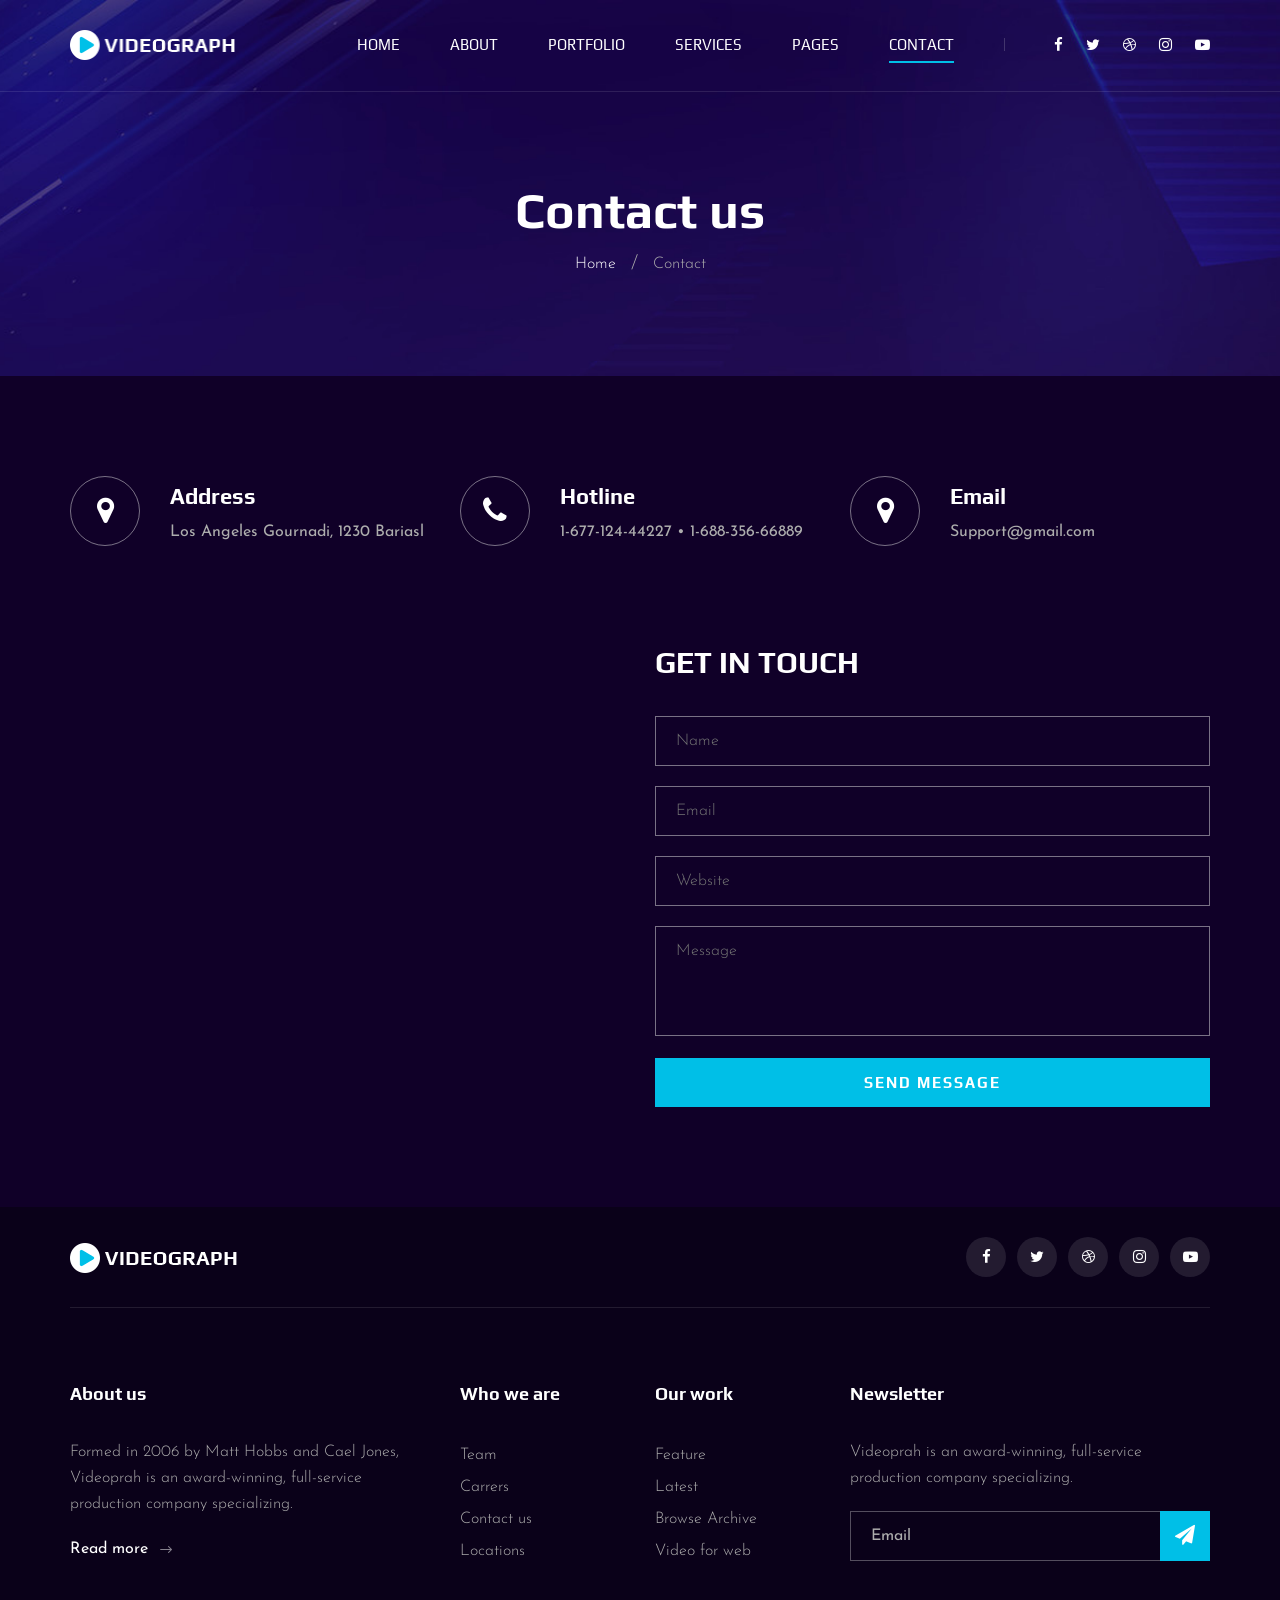
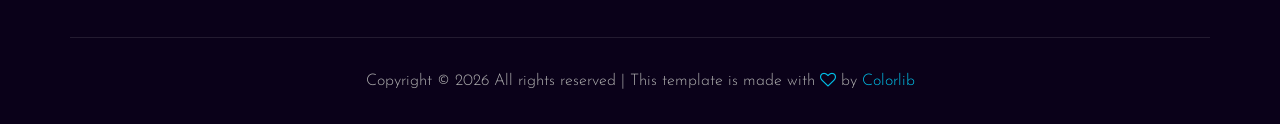
<file: videograph-master/contact.html>
<!DOCTYPE html>
<html lang="zxx">

<head>
    <meta charset="UTF-8">
    <meta name="description" content="Videograph Template">
    <meta name="keywords" content="Videograph, unica, creative, html">
    <meta name="viewport" content="width=device-width, initial-scale=1.0">
    <meta http-equiv="X-UA-Compatible" content="ie=edge">
    <title>Videograph | Template</title>

    <!-- Google Font -->
    <link href="https://fonts.googleapis.com/css2?family=Play:wght@400;700&display=swap" rel="stylesheet">
    <link href="https://fonts.googleapis.com/css2?family=Josefin+Sans:wght@300;400;500;600;700&display=swap"
        rel="stylesheet">

    <!-- Css Styles -->
    <link rel="stylesheet" href="css/bootstrap.min.css" type="text/css">
    <link rel="stylesheet" href="css/font-awesome.min.css" type="text/css">
    <link rel="stylesheet" href="css/elegant-icons.css" type="text/css">
    <link rel="stylesheet" href="css/owl.carousel.min.css" type="text/css">
    <link rel="stylesheet" href="css/magnific-popup.css" type="text/css">
    <link rel="stylesheet" href="css/slicknav.min.css" type="text/css">
    <link rel="stylesheet" href="css/style.css" type="text/css">
</head>

<body>
    <!-- Page Preloder -->
    <div id="preloder">
        <div class="loader"></div>
    </div>

    <!-- Header Section Begin -->
    <header class="header">
        <div class="container">
            <div class="row">
                <div class="col-lg-2">
                    <div class="header__logo">
                        <a href="./index.html"><img src="img/logo.png" alt=""></a>
                    </div>
                </div>
                <div class="col-lg-10">
                    <div class="header__nav__option">
                        <nav class="header__nav__menu mobile-menu">
                            <ul>
                                <li><a href="./index.html">Home</a></li>
                                <li><a href="./about.html">About</a></li>
                                <li><a href="./portfolio.html">Portfolio</a></li>
                                <li><a href="./services.html">Services</a></li>
                                <li><a href="#">Pages</a>
                                    <ul class="dropdown">
                                        <li><a href="./about.html">About</a></li>
                                        <li><a href="./portfolio.html">Portfolio</a></li>
                                        <li><a href="./blog.html">Blog</a></li>
                                        <li><a href="./blog-details.html">Blog Details</a></li>
                                    </ul>
                                </li>
                                <li class="active"><a href="./contact.html">Contact</a></li>
                            </ul>
                        </nav>
                        <div class="header__nav__social">
                            <a href="#"><i class="fa fa-facebook"></i></a>
                            <a href="#"><i class="fa fa-twitter"></i></a>
                            <a href="#"><i class="fa fa-dribbble"></i></a>
                            <a href="#"><i class="fa fa-instagram"></i></a>
                            <a href="#"><i class="fa fa-youtube-play"></i></a>
                        </div>
                    </div>
                </div>
            </div>
            <div id="mobile-menu-wrap"></div>
        </div>
    </header>
    <!-- Header End -->

    <!-- Breadcrumb Begin -->
    <div class="breadcrumb-option spad set-bg" data-setbg="img/breadcrumb-bg.jpg">
        <div class="container">
            <div class="row">
                <div class="col-lg-12 text-center">
                    <div class="breadcrumb__text">
                        <h2>Contact us</h2>
                        <div class="breadcrumb__links">
                            <a href="#">Home</a>
                            <span>Contact</span>
                        </div>
                    </div>
                </div>
            </div>
        </div>
    </div>
    <!-- Breadcrumb End -->

    <!-- Contact Widget Section Begin -->
    <section class="contact-widget spad">
        <div class="container">
            <div class="row">
                <div class="col-lg-4 col-md-6 col-md-6 col-md-3">
                    <div class="contact__widget__item">
                        <div class="contact__widget__item__icon">
                            <i class="fa fa-map-marker"></i>
                        </div>
                        <div class="contact__widget__item__text">
                            <h4>Address</h4>
                            <p>Los Angeles Gournadi, 1230 Bariasl</p>
                        </div>
                    </div>
                </div>
                <div class="col-lg-4 col-md-6 col-md-6 col-md-3">
                    <div class="contact__widget__item">
                        <div class="contact__widget__item__icon">
                            <i class="fa fa-phone"></i>
                        </div>
                        <div class="contact__widget__item__text">
                            <h4>Hotline</h4>
                            <p>1-677-124-44227 • 1-688-356-66889</p>
                        </div>
                    </div>
                </div>
                <div class="col-lg-4 col-md-6 col-md-6 col-md-3">
                    <div class="contact__widget__item">
                        <div class="contact__widget__item__icon">
                            <i class="fa fa-map-marker"></i>
                        </div>
                        <div class="contact__widget__item__text">
                            <h4>Email</h4>
                            <p>Support@gmail.com</p>
                        </div>
                    </div>
                </div>
            </div>
        </div>
    </section>
    <!-- Contact Widget Section End -->

    <!-- Call To Action Section Begin -->
    <section class="contact spad">
        <div class="container">
            <div class="row">
                <div class="col-lg-6 col-md-6">
                    <div class="contact__map">
                        <iframe
                            src="https://www.google.com/maps/embed?pb=!1m18!1m12!1m3!1d387190.2798902705!2d-74.25986790365917!3d40.697670067823786!2m3!1f0!2f0!3f0!3m2!1i1024!2i768!4f13.1!3m3!1m2!1s0x89c24fa5d33f083b%3A0xc80b8f06e177fe62!2sNew%20York%2C%20NY%2C%20USA!5e0!3m2!1sen!2sbd!4v1596152431947!5m2!1sen!2sbd"
                            height="450" style="border:0;"></iframe>
                    </div>
                </div>
                <div class="col-lg-6 col-md-6">
                    <div class="contact__form">
                        <h3>Get in touch</h3>
                        <form action="#">
                            <input type="text" placeholder="Name">
                            <input type="text" placeholder="Email">
                            <input type="text" placeholder="Website">
                            <textarea placeholder="Message"></textarea>
                            <button type="submit" class="site-btn">Send Message</button>
                        </form>
                    </div>
                </div>
            </div>
        </div>
    </section>
    <!-- Call To Action Section End -->

    <!-- Footer Section Begin -->
    <footer class="footer">
        <div class="container">
            <div class="footer__top">
                <div class="row">
                    <div class="col-lg-6 col-md-6">
                        <div class="footer__top__logo">
                            <a href="#"><img src="img/logo.png" alt=""></a>
                        </div>
                    </div>
                    <div class="col-lg-6 col-md-6">
                        <div class="footer__top__social">
                            <a href="#"><i class="fa fa-facebook"></i></a>
                            <a href="#"><i class="fa fa-twitter"></i></a>
                            <a href="#"><i class="fa fa-dribbble"></i></a>
                            <a href="#"><i class="fa fa-instagram"></i></a>
                            <a href="#"><i class="fa fa-youtube-play"></i></a>
                        </div>
                    </div>
                </div>
            </div>
            <div class="footer__option">
                <div class="row">
                    <div class="col-lg-4 col-md-6">
                        <div class="footer__option__item">
                            <h5>About us</h5>
                            <p>Formed in 2006 by Matt Hobbs and Cael Jones, Videoprah is an award-winning, full-service
                                production company specializing.</p>
                            <a href="#" class="read__more">Read more <span class="arrow_right"></span></a>
                        </div>
                    </div>
                    <div class="col-lg-2 col-md-3">
                        <div class="footer__option__item">
                            <h5>Who we are</h5>
                            <ul>
                                <li><a href="#">Team</a></li>
                                <li><a href="#">Carrers</a></li>
                                <li><a href="#">Contact us</a></li>
                                <li><a href="#">Locations</a></li>
                            </ul>
                        </div>
                    </div>
                    <div class="col-lg-2 col-md-3">
                        <div class="footer__option__item">
                            <h5>Our work</h5>
                            <ul>
                                <li><a href="#">Feature</a></li>
                                <li><a href="#">Latest</a></li>
                                <li><a href="#">Browse Archive</a></li>
                                <li><a href="#">Video for web</a></li>
                            </ul>
                        </div>
                    </div>
                    <div class="col-lg-4 col-md-12">
                        <div class="footer__option__item">
                            <h5>Newsletter</h5>
                            <p>Videoprah is an award-winning, full-service production company specializing.</p>
                            <form action="#">
                                <input type="text" placeholder="Email">
                                <button type="submit"><i class="fa fa-send"></i></button>
                            </form>
                        </div>
                    </div>
                </div>
            </div>
            <div class="footer__copyright">
                <div class="row">
                    <div class="col-lg-12 text-center">
                        <!-- Link back to Colorlib can't be removed. Template is licensed under CC BY 3.0. -->
                        <p class="footer__copyright__text">Copyright &copy;
                            <script>
                                document.write(new Date().getFullYear());
                            </script>
                            All rights reserved | This template is made with <i class="fa fa-heart-o"
                                aria-hidden="true"></i> by <a href="https://colorlib.com" target="_blank">Colorlib</a>
                        </p>
                        <!-- Link back to Colorlib can't be removed. Template is licensed under CC BY 3.0. -->
                    </div>
                </div>
            </div>
        </div>
    </footer>
    <!-- Footer Section End -->

    <!-- Js Plugins -->
    <script src="js/jquery-3.3.1.min.js"></script>
    <script src="js/bootstrap.min.js"></script>
    <script src="js/jquery.magnific-popup.min.js"></script>
    <script src="js/mixitup.min.js"></script>
    <script src="js/masonry.pkgd.min.js"></script>
    <script src="js/jquery.slicknav.js"></script>
    <script src="js/owl.carousel.min.js"></script>
    <script src="js/main.js"></script>
</body>

</html>
</file>
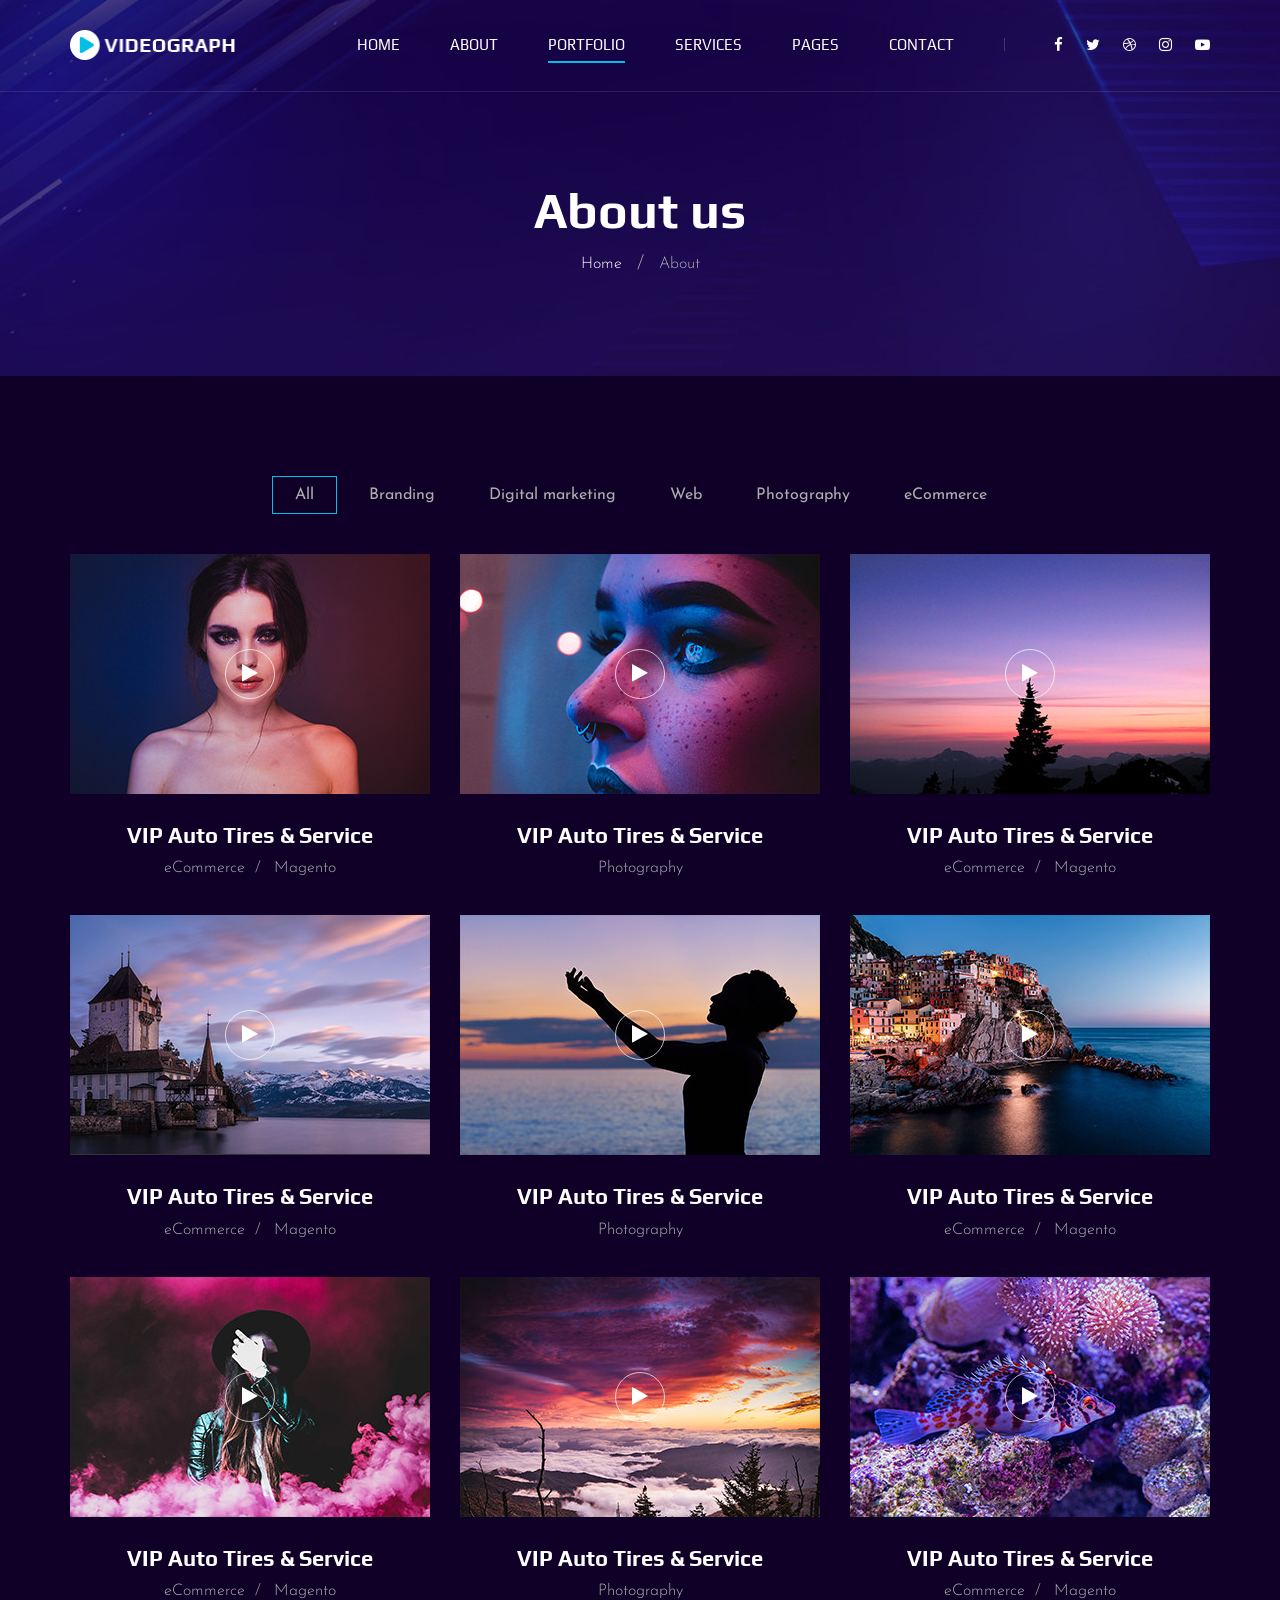
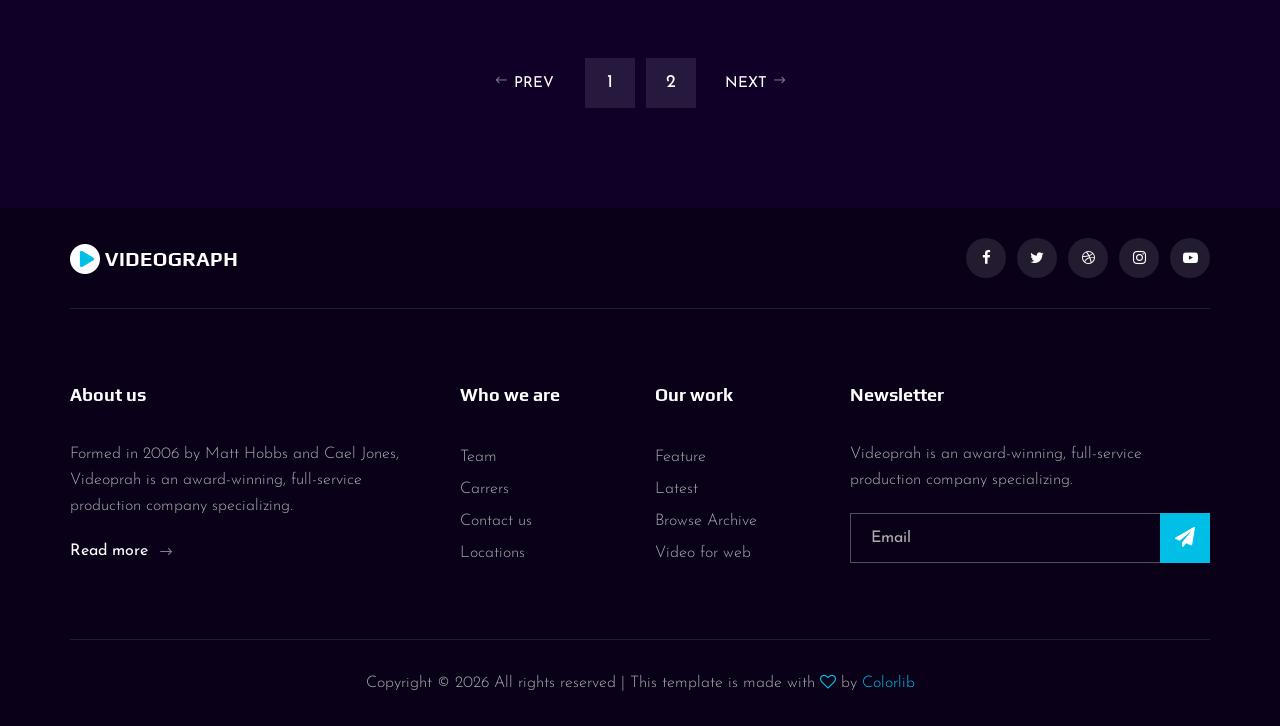
<file: videograph-master/portfolio.html>
<!DOCTYPE html>
<html lang="zxx">

<head>
    <meta charset="UTF-8">
    <meta name="description" content="Videograph Template">
    <meta name="keywords" content="Videograph, unica, creative, html">
    <meta name="viewport" content="width=device-width, initial-scale=1.0">
    <meta http-equiv="X-UA-Compatible" content="ie=edge">
    <title>Videograph | Template</title>

    <!-- Google Font -->
    <link href="https://fonts.googleapis.com/css2?family=Play:wght@400;700&display=swap" rel="stylesheet">
    <link href="https://fonts.googleapis.com/css2?family=Josefin+Sans:wght@300;400;500;600;700&display=swap"
        rel="stylesheet">

    <!-- Css Styles -->
    <link rel="stylesheet" href="css/bootstrap.min.css" type="text/css">
    <link rel="stylesheet" href="css/font-awesome.min.css" type="text/css">
    <link rel="stylesheet" href="css/elegant-icons.css" type="text/css">
    <link rel="stylesheet" href="css/owl.carousel.min.css" type="text/css">
    <link rel="stylesheet" href="css/magnific-popup.css" type="text/css">
    <link rel="stylesheet" href="css/slicknav.min.css" type="text/css">
    <link rel="stylesheet" href="css/style.css" type="text/css">
</head>

<body>
    <!-- Page Preloder -->
    <div id="preloder">
        <div class="loader"></div>
    </div>

    <!-- Header Section Begin -->
    <header class="header">
        <div class="container">
            <div class="row">
                <div class="col-lg-2">
                    <div class="header__logo">
                        <a href="./index.html"><img src="img/logo.png" alt=""></a>
                    </div>
                </div>
                <div class="col-lg-10">
                    <div class="header__nav__option">
                        <nav class="header__nav__menu mobile-menu">
                            <ul>
                                <li><a href="./index.html">Home</a></li>
                                <li><a href="./about.html">About</a></li>
                                <li class="active"><a href="./portfolio.html">Portfolio</a></li>
                                <li><a href="./services.html">Services</a></li>
                                <li><a href="#">Pages</a>
                                    <ul class="dropdown">
                                        <li><a href="./about.html">About</a></li>
                                        <li><a href="./portfolio.html">Portfolio</a></li>
                                        <li><a href="./blog.html">Blog</a></li>
                                        <li><a href="./blog-details.html">Blog Details</a></li>
                                    </ul>
                                </li>
                                <li><a href="./contact.html">Contact</a></li>
                            </ul>
                        </nav>
                        <div class="header__nav__social">
                            <a href="#"><i class="fa fa-facebook"></i></a>
                            <a href="#"><i class="fa fa-twitter"></i></a>
                            <a href="#"><i class="fa fa-dribbble"></i></a>
                            <a href="#"><i class="fa fa-instagram"></i></a>
                            <a href="#"><i class="fa fa-youtube-play"></i></a>
                        </div>
                    </div>
                </div>
            </div>
            <div id="mobile-menu-wrap"></div>
        </div>
    </header>
    <!-- Header End -->

    <!-- Breadcrumb Begin -->
    <div class="breadcrumb-option spad set-bg" data-setbg="img/breadcrumb-bg.jpg">
        <div class="container">
            <div class="row">
                <div class="col-lg-12 text-center">
                    <div class="breadcrumb__text">
                        <h2>About us</h2>
                        <div class="breadcrumb__links">
                            <a href="#">Home</a>
                            <span>About</span>
                        </div>
                    </div>
                </div>
            </div>
        </div>
    </div>
    <!-- Breadcrumb End -->

    <!-- Portfolio Section Begin -->
    <section class="portfolio spad">
        <div class="container">
            <div class="row">
                <div class="col-lg-12">
                    <ul class="portfolio__filter">
                        <li class="active" data-filter="*">All</li>
                        <li data-filter=".branding">Branding</li>
                        <li data-filter=".digital-marketing">Digital marketing</li>
                        <li data-filter=".web">Web</li>
                        <li data-filter=".photography">Photography</li>
                        <li data-filter=" .ecommerce">eCommerce</li>
                    </ul>
                </div>
            </div>
            <div class="row portfolio__gallery">
                <div class="col-lg-4 col-md-6 col-sm-6 mix branding">
                    <div class="portfolio__item">
                        <div class="portfolio__item__video set-bg" data-setbg="img/portfolio/portfolio-1.jpg">
                            <a href="https://www.youtube.com/watch?v=LXb3EKWsInQ" class="play-btn video-popup"><i
                                    class="fa fa-play"></i></a>
                        </div>
                        <div class="portfolio__item__text">
                            <h4>VIP Auto Tires & Service</h4>
                            <ul>
                                <li>eCommerce</li>
                                <li>Magento</li>
                            </ul>
                        </div>
                    </div>
                </div>
                <div class="col-lg-4 col-md-6 col-sm-6 mix digital-marketing">
                    <div class="portfolio__item">
                        <div class="portfolio__item__video set-bg" data-setbg="img/portfolio/portfolio-2.jpg">
                            <a href="https://www.youtube.com/watch?v=LXb3EKWsInQ" class="play-btn video-popup"><i
                                    class="fa fa-play"></i></a>
                        </div>
                        <div class="portfolio__item__text">
                            <h4>VIP Auto Tires & Service</h4>
                            <span>Photography</span>
                        </div>
                    </div>
                </div>
                <div class="col-lg-4 col-md-6 col-sm-6 mix web">
                    <div class="portfolio__item">
                        <div class="portfolio__item__video set-bg" data-setbg="img/portfolio/portfolio-3.jpg">
                            <a href="https://www.youtube.com/watch?v=LXb3EKWsInQ" class="play-btn video-popup"><i
                                    class="fa fa-play"></i></a>
                        </div>
                        <div class="portfolio__item__text">
                            <h4>VIP Auto Tires & Service</h4>
                            <ul>
                                <li>eCommerce</li>
                                <li>Magento</li>
                            </ul>
                        </div>
                    </div>
                </div>
                <div class="col-lg-4 col-md-6 col-sm-6 mix photography">
                    <div class="portfolio__item">
                        <div class="portfolio__item__video set-bg" data-setbg="img/portfolio/portfolio-4.jpg">
                            <a href="https://www.youtube.com/watch?v=LXb3EKWsInQ" class="play-btn video-popup"><i
                                    class="fa fa-play"></i></a>
                        </div>
                        <div class="portfolio__item__text">
                            <h4>VIP Auto Tires & Service</h4>
                            <ul>
                                <li>eCommerce</li>
                                <li>Magento</li>
                            </ul>
                        </div>
                    </div>
                </div>
                <div class="col-lg-4 col-md-6 col-sm-6 mix ecommerce">
                    <div class="portfolio__item">
                        <div class="portfolio__item__video set-bg" data-setbg="img/portfolio/portfolio-5.jpg">
                            <a href="https://www.youtube.com/watch?v=LXb3EKWsInQ" class="play-btn video-popup"><i
                                    class="fa fa-play"></i></a>
                        </div>
                        <div class="portfolio__item__text">
                            <h4>VIP Auto Tires & Service</h4>
                            <span>Photography</span>
                        </div>
                    </div>
                </div>
                <div class="col-lg-4 col-md-6 col-sm-6 mix branding">
                    <div class="portfolio__item">
                        <div class="portfolio__item__video set-bg" data-setbg="img/portfolio/portfolio-6.jpg">
                            <a href="https://www.youtube.com/watch?v=LXb3EKWsInQ" class="play-btn video-popup"><i
                                    class="fa fa-play"></i></a>
                        </div>
                        <div class="portfolio__item__text">
                            <h4>VIP Auto Tires & Service</h4>
                            <ul>
                                <li>eCommerce</li>
                                <li>Magento</li>
                            </ul>
                        </div>
                    </div>
                </div>
                <div class="col-lg-4 col-md-6 col-sm-6 mix web">
                    <div class="portfolio__item">
                        <div class="portfolio__item__video set-bg" data-setbg="img/portfolio/portfolio-7.jpg">
                            <a href="https://www.youtube.com/watch?v=LXb3EKWsInQ" class="play-btn video-popup"><i
                                    class="fa fa-play"></i></a>
                        </div>
                        <div class="portfolio__item__text">
                            <h4>VIP Auto Tires & Service</h4>
                            <ul>
                                <li>eCommerce</li>
                                <li>Magento</li>
                            </ul>
                        </div>
                    </div>
                </div>
                <div class="col-lg-4 col-md-6 col-sm-6 mix photography">
                    <div class="portfolio__item">
                        <div class="portfolio__item__video set-bg" data-setbg="img/portfolio/portfolio-8.jpg">
                            <a href="https://www.youtube.com/watch?v=LXb3EKWsInQ" class="play-btn video-popup"><i
                                    class="fa fa-play"></i></a>
                        </div>
                        <div class="portfolio__item__text">
                            <h4>VIP Auto Tires & Service</h4>
                            <span>Photography</span>
                        </div>
                    </div>
                </div>
                <div class="col-lg-4 col-md-6 col-sm-6 mix ecommerce">
                    <div class="portfolio__item">
                        <div class="portfolio__item__video set-bg" data-setbg="img/portfolio/portfolio-9.jpg">
                            <a href="https://www.youtube.com/watch?v=LXb3EKWsInQ" class="play-btn video-popup"><i
                                    class="fa fa-play"></i></a>
                        </div>
                        <div class="portfolio__item__text">
                            <h4>VIP Auto Tires & Service</h4>
                            <ul>
                                <li>eCommerce</li>
                                <li>Magento</li>
                            </ul>
                        </div>
                    </div>
                </div>
            </div>
            <div class="row">
                <div class="col-lg-12">
                    <div class="pagination__option">
                        <a href="#" class="arrow__pagination left__arrow"><span class="arrow_left"></span> Prev</a>
                        <a href="#" class="number__pagination">1</a>
                        <a href="#" class="number__pagination">2</a>
                        <a href="#" class="arrow__pagination right__arrow">Next <span class="arrow_right"></span></a>
                    </div>
                </div>
            </div>
        </div>
    </section>
    <!-- Portfolio Section End -->

    <!-- Footer Section Begin -->
    <footer class="footer">
        <div class="container">
            <div class="footer__top">
                <div class="row">
                    <div class="col-lg-6 col-md-6">
                        <div class="footer__top__logo">
                            <a href="#"><img src="img/logo.png" alt=""></a>
                        </div>
                    </div>
                    <div class="col-lg-6 col-md-6">
                        <div class="footer__top__social">
                            <a href="#"><i class="fa fa-facebook"></i></a>
                            <a href="#"><i class="fa fa-twitter"></i></a>
                            <a href="#"><i class="fa fa-dribbble"></i></a>
                            <a href="#"><i class="fa fa-instagram"></i></a>
                            <a href="#"><i class="fa fa-youtube-play"></i></a>
                        </div>
                    </div>
                </div>
            </div>
            <div class="footer__option">
                <div class="row">
                    <div class="col-lg-4 col-md-6 col-sm-6">
                        <div class="footer__option__item">
                            <h5>About us</h5>
                            <p>Formed in 2006 by Matt Hobbs and Cael Jones, Videoprah is an award-winning, full-service
                                production company specializing.</p>
                            <a href="#" class="read__more">Read more <span class="arrow_right"></span></a>
                        </div>
                    </div>
                    <div class="col-lg-2 col-md-3 col-sm-3">
                        <div class="footer__option__item">
                            <h5>Who we are</h5>
                            <ul>
                                <li><a href="#">Team</a></li>
                                <li><a href="#">Carrers</a></li>
                                <li><a href="#">Contact us</a></li>
                                <li><a href="#">Locations</a></li>
                            </ul>
                        </div>
                    </div>
                    <div class="col-lg-2 col-md-3 col-sm-3">
                        <div class="footer__option__item">
                            <h5>Our work</h5>
                            <ul>
                                <li><a href="#">Feature</a></li>
                                <li><a href="#">Latest</a></li>
                                <li><a href="#">Browse Archive</a></li>
                                <li><a href="#">Video for web</a></li>
                            </ul>
                        </div>
                    </div>
                    <div class="col-lg-4 col-md-12">
                        <div class="footer__option__item">
                            <h5>Newsletter</h5>
                            <p>Videoprah is an award-winning, full-service production company specializing.</p>
                            <form action="#">
                                <input type="text" placeholder="Email">
                                <button type="submit"><i class="fa fa-send"></i></button>
                            </form>
                        </div>
                    </div>
                </div>
            </div>
            <div class="footer__copyright">
                <div class="row">
                    <div class="col-lg-12 text-center">
                        <!-- Link back to Colorlib can't be removed. Template is licensed under CC BY 3.0. -->
                        <p class="footer__copyright__text">Copyright &copy;
                            <script>
                                document.write(new Date().getFullYear());
                            </script>
                            All rights reserved | This template is made with <i class="fa fa-heart-o"
                                aria-hidden="true"></i> by <a href="https://colorlib.com" target="_blank">Colorlib</a>
                        </p>
                        <!-- Link back to Colorlib can't be removed. Template is licensed under CC BY 3.0. -->
                    </div>
                </div>
            </div>
        </div>
    </footer>
    <!-- Footer Section End -->

    <!-- Js Plugins -->
    <script src="js/jquery-3.3.1.min.js"></script>
    <script src="js/bootstrap.min.js"></script>
    <script src="js/jquery.magnific-popup.min.js"></script>
    <script src="js/mixitup.min.js"></script>
    <script src="js/masonry.pkgd.min.js"></script>
    <script src="js/jquery.slicknav.js"></script>
    <script src="js/owl.carousel.min.js"></script>
    <script src="js/main.js"></script>
</body>

</html>
</file>
<file: css/elegant-icons.css>
@font-face {
	font-family: 'ElegantIcons';
	src:url('../fonts/ElegantIcons.eot');
	src:url('../fonts/ElegantIcons.eot?#iefix') format('embedded-opentype'),
		url('../fonts/ElegantIcons.woff') format('woff'),
		url('../fonts/ElegantIcons.ttf') format('truetype'),
		url('../fonts/ElegantIcons.svg#ElegantIcons') format('svg');
	font-weight: normal;
	font-style: normal;
}

/* Use the following CSS code if you want to use data attributes for inserting your icons */
[data-icon]:before {
	font-family: 'ElegantIcons';
	content: attr(data-icon);
	speak: none;
	font-weight: normal;
	font-variant: normal;
	text-transform: none;
	line-height: 1;
	-webkit-font-smoothing: antialiased;
	-moz-osx-font-smoothing: grayscale;
}

/* Use the following CSS code if you want to have a class per icon */
/*
Instead of a list of all class selectors,
you can use the generic selector below, but it's slower:
[class*="your-class-prefix"] {
*/
.arrow_up, .arrow_down, .arrow_left, .arrow_right, .arrow_left-up, .arrow_right-up, .arrow_right-down, .arrow_left-down, .arrow-up-down, .arrow_up-down_alt, .arrow_left-right_alt, .arrow_left-right, .arrow_expand_alt2, .arrow_expand_alt, .arrow_condense, .arrow_expand, .arrow_move, .arrow_carrot-up, .arrow_carrot-down, .arrow_carrot-left, .arrow_carrot-right, .arrow_carrot-2up, .arrow_carrot-2down, .arrow_carrot-2left, .arrow_carrot-2right, .arrow_carrot-up_alt2, .arrow_carrot-down_alt2, .arrow_carrot-left_alt2, .arrow_carrot-right_alt2, .arrow_carrot-2up_alt2, .arrow_carrot-2down_alt2, .arrow_carrot-2left_alt2, .arrow_carrot-2right_alt2, .arrow_triangle-up, .arrow_triangle-down, .arrow_triangle-left, .arrow_triangle-right, .arrow_triangle-up_alt2, .arrow_triangle-down_alt2, .arrow_triangle-left_alt2, .arrow_triangle-right_alt2, .arrow_back, .icon_minus-06, .icon_plus, .icon_close, .icon_check, .icon_minus_alt2, .icon_plus_alt2, .icon_close_alt2, .icon_check_alt2, .icon_zoom-out_alt, .icon_zoom-in_alt, .icon_search, .icon_box-empty, .icon_box-selected, .icon_minus-box, .icon_plus-box, .icon_box-checked, .icon_circle-empty, .icon_circle-slelected, .icon_stop_alt2, .icon_stop, .icon_pause_alt2, .icon_pause, .icon_menu, .icon_menu-square_alt2, .icon_menu-circle_alt2, .icon_ul, .icon_ol, .icon_adjust-horiz, .icon_adjust-vert, .icon_document_alt, .icon_documents_alt, .icon_pencil, .icon_pencil-edit_alt, .icon_pencil-edit, .icon_folder-alt, .icon_folder-open_alt, .icon_folder-add_alt, .icon_info_alt, .icon_error-oct_alt, .icon_error-circle_alt, .icon_error-triangle_alt, .icon_question_alt2, .icon_question, .icon_comment_alt, .icon_chat_alt, .icon_vol-mute_alt, .icon_volume-low_alt, .icon_volume-high_alt, .icon_quotations, .icon_quotations_alt2, .icon_clock_alt, .icon_lock_alt, .icon_lock-open_alt, .icon_key_alt, .icon_cloud_alt, .icon_cloud-upload_alt, .icon_cloud-download_alt, .icon_image, .icon_images, .icon_lightbulb_alt, .icon_gift_alt, .icon_house_alt, .icon_genius, .icon_mobile, .icon_tablet, .icon_laptop, .icon_desktop, .icon_camera_alt, .icon_mail_alt, .icon_cone_alt, .icon_ribbon_alt, .icon_bag_alt, .icon_creditcard, .icon_cart_alt, .icon_paperclip, .icon_tag_alt, .icon_tags_alt, .icon_trash_alt, .icon_cursor_alt, .icon_mic_alt, .icon_compass_alt, .icon_pin_alt, .icon_pushpin_alt, .icon_map_alt, .icon_drawer_alt, .icon_toolbox_alt, .icon_book_alt, .icon_calendar, .icon_film, .icon_table, .icon_contacts_alt, .icon_headphones, .icon_lifesaver, .icon_piechart, .icon_refresh, .icon_link_alt, .icon_link, .icon_loading, .icon_blocked, .icon_archive_alt, .icon_heart_alt, .icon_star_alt, .icon_star-half_alt, .icon_star, .icon_star-half, .icon_tools, .icon_tool, .icon_cog, .icon_cogs, .arrow_up_alt, .arrow_down_alt, .arrow_left_alt, .arrow_right_alt, .arrow_left-up_alt, .arrow_right-up_alt, .arrow_right-down_alt, .arrow_left-down_alt, .arrow_condense_alt, .arrow_expand_alt3, .arrow_carrot_up_alt, .arrow_carrot-down_alt, .arrow_carrot-left_alt, .arrow_carrot-right_alt, .arrow_carrot-2up_alt, .arrow_carrot-2dwnn_alt, .arrow_carrot-2left_alt, .arrow_carrot-2right_alt, .arrow_triangle-up_alt, .arrow_triangle-down_alt, .arrow_triangle-left_alt, .arrow_triangle-right_alt, .icon_minus_alt, .icon_plus_alt, .icon_close_alt, .icon_check_alt, .icon_zoom-out, .icon_zoom-in, .icon_stop_alt, .icon_menu-square_alt, .icon_menu-circle_alt, .icon_document, .icon_documents, .icon_pencil_alt, .icon_folder, .icon_folder-open, .icon_folder-add, .icon_folder_upload, .icon_folder_download, .icon_info, .icon_error-circle, .icon_error-oct, .icon_error-triangle, .icon_question_alt, .icon_comment, .icon_chat, .icon_vol-mute, .icon_volume-low, .icon_volume-high, .icon_quotations_alt, .icon_clock, .icon_lock, .icon_lock-open, .icon_key, .icon_cloud, .icon_cloud-upload, .icon_cloud-download, .icon_lightbulb, .icon_gift, .icon_house, .icon_camera, .icon_mail, .icon_cone, .icon_ribbon, .icon_bag, .icon_cart, .icon_tag, .icon_tags, .icon_trash, .icon_cursor, .icon_mic, .icon_compass, .icon_pin, .icon_pushpin, .icon_map, .icon_drawer, .icon_toolbox, .icon_book, .icon_contacts, .icon_archive, .icon_heart, .icon_profile, .icon_group, .icon_grid-2x2, .icon_grid-3x3, .icon_music, .icon_pause_alt, .icon_phone, .icon_upload, .icon_download, .social_facebook, .social_twitter, .social_pinterest, .social_googleplus, .social_tumblr, .social_tumbleupon, .social_wordpress, .social_instagram, .social_dribbble, .social_vimeo, .social_linkedin, .social_rss, .social_deviantart, .social_share, .social_myspace, .social_skype, .social_youtube, .social_picassa, .social_googledrive, .social_flickr, .social_blogger, .social_spotify, .social_delicious, .social_facebook_circle, .social_twitter_circle, .social_pinterest_circle, .social_googleplus_circle, .social_tumblr_circle, .social_stumbleupon_circle, .social_wordpress_circle, .social_instagram_circle, .social_dribbble_circle, .social_vimeo_circle, .social_linkedin_circle, .social_rss_circle, .social_deviantart_circle, .social_share_circle, .social_myspace_circle, .social_skype_circle, .social_youtube_circle, .social_picassa_circle, .social_googledrive_alt2, .social_flickr_circle, .social_blogger_circle, .social_spotify_circle, .social_delicious_circle, .social_facebook_square, .social_twitter_square, .social_pinterest_square, .social_googleplus_square, .social_tumblr_square, .social_stumbleupon_square, .social_wordpress_square, .social_instagram_square, .social_dribbble_square, .social_vimeo_square, .social_linkedin_square, .social_rss_square, .social_deviantart_square, .social_share_square, .social_myspace_square, .social_skype_square, .social_youtube_square, .social_picassa_square, .social_googledrive_square, .social_flickr_square, .social_blogger_square, .social_spotify_square, .social_delicious_square, .icon_printer, .icon_calulator, .icon_building, .icon_floppy, .icon_drive, .icon_search-2, .icon_id, .icon_id-2, .icon_puzzle, .icon_like, .icon_dislike, .icon_mug, .icon_currency, .icon_wallet, .icon_pens, .icon_easel, .icon_flowchart, .icon_datareport, .icon_briefcase, .icon_shield, .icon_percent, .icon_globe, .icon_globe-2, .icon_target, .icon_hourglass, .icon_balance, .icon_rook, .icon_printer-alt, .icon_calculator_alt, .icon_building_alt, .icon_floppy_alt, .icon_drive_alt, .icon_search_alt, .icon_id_alt, .icon_id-2_alt, .icon_puzzle_alt, .icon_like_alt, .icon_dislike_alt, .icon_mug_alt, .icon_currency_alt, .icon_wallet_alt, .icon_pens_alt, .icon_easel_alt, .icon_flowchart_alt, .icon_datareport_alt, .icon_briefcase_alt, .icon_shield_alt, .icon_percent_alt, .icon_globe_alt, .icon_clipboard {
	font-family: 'ElegantIcons';
	speak: none;
	font-style: normal;
	font-weight: normal;
	font-variant: normal;
	text-transform: none;
	line-height: 1;
	-webkit-font-smoothing: antialiased;
}
.arrow_up:before {
	content: "\21";
}
.arrow_down:before {
	content: "\22";
}
.arrow_left:before {
	content: "\23";
}
.arrow_right:before {
	content: "\24";
}
.arrow_left-up:before {
	content: "\25";
}
.arrow_right-up:before {
	content: "\26";
}
.arrow_right-down:before {
	content: "\27";
}
.arrow_left-down:before {
	content: "\28";
}
.arrow-up-down:before {
	content: "\29";
}
.arrow_up-down_alt:before {
	content: "\2a";
}
.arrow_left-right_alt:before {
	content: "\2b";
}
.arrow_left-right:before {
	content: "\2c";
}
.arrow_expand_alt2:before {
	content: "\2d";
}
.arrow_expand_alt:before {
	content: "\2e";
}
.arrow_condense:before {
	content: "\2f";
}
.arrow_expand:before {
	content: "\30";
}
.arrow_move:before {
	content: "\31";
}
.arrow_carrot-up:before {
	content: "\32";
}
.arrow_carrot-down:before {
	content: "\33";
}
.arrow_carrot-left:before {
	content: "\34";
}
.arrow_carrot-right:before {
	content: "\35";
}
.arrow_carrot-2up:before {
	content: "\36";
}
.arrow_carrot-2down:before {
	content: "\37";
}
.arrow_carrot-2left:before {
	content: "\38";
}
.arrow_carrot-2right:before {
	content: "\39";
}
.arrow_carrot-up_alt2:before {
	content: "\3a";
}
.arrow_carrot-down_alt2:before {
	content: "\3b";
}
.arrow_carrot-left_alt2:before {
	content: "\3c";
}
.arrow_carrot-right_alt2:before {
	content: "\3d";
}
.arrow_carrot-2up_alt2:before {
	content: "\3e";
}
.arrow_carrot-2down_alt2:before {
	content: "\3f";
}
.arrow_carrot-2left_alt2:before {
	content: "\40";
}
.arrow_carrot-2right_alt2:before {
	content: "\41";
}
.arrow_triangle-up:before {
	content: "\42";
}
.arrow_triangle-down:before {
	content: "\43";
}
.arrow_triangle-left:before {
	content: "\44";
}
.arrow_triangle-right:before {
	content: "\45";
}
.arrow_triangle-up_alt2:before {
	content: "\46";
}
.arrow_triangle-down_alt2:before {
	content: "\47";
}
.arrow_triangle-left_alt2:before {
	content: "\48";
}
.arrow_triangle-right_alt2:before {
	content: "\49";
}
.arrow_back:before {
	content: "\4a";
}
.icon_minus-06:before {
	content: "\4b";
}
.icon_plus:before {
	content: "\4c";
}
.icon_close:before {
	content: "\4d";
}
.icon_check:before {
	content: "\4e";
}
.icon_minus_alt2:before {
	content: "\4f";
}
.icon_plus_alt2:before {
	content: "\50";
}
.icon_close_alt2:before {
	content: "\51";
}
.icon_check_alt2:before {
	content: "\52";
}
.icon_zoom-out_alt:before {
	content: "\53";
}
.icon_zoom-in_alt:before {
	content: "\54";
}
.icon_search:before {
	content: "\55";
}
.icon_box-empty:before {
	content: "\56";
}
.icon_box-selected:before {
	content: "\57";
}
.icon_minus-box:before {
	content: "\58";
}
.icon_plus-box:before {
	content: "\59";
}
.icon_box-checked:before {
	content: "\5a";
}
.icon_circle-empty:before {
	content: "\5b";
}
.icon_circle-slelected:before {
	content: "\5c";
}
.icon_stop_alt2:before {
	content: "\5d";
}
.icon_stop:before {
	content: "\5e";
}
.icon_pause_alt2:before {
	content: "\5f";
}
.icon_pause:before {
	content: "\60";
}
.icon_menu:before {
	content: "\61";
}
.icon_menu-square_alt2:before {
	content: "\62";
}
.icon_menu-circle_alt2:before {
	content: "\63";
}
.icon_ul:before {
	content: "\64";
}
.icon_ol:before {
	content: "\65";
}
.icon_adjust-horiz:before {
	content: "\66";
}
.icon_adjust-vert:before {
	content: "\67";
}
.icon_document_alt:before {
	content: "\68";
}
.icon_documents_alt:before {
	content: "\69";
}
.icon_pencil:before {
	content: "\6a";
}
.icon_pencil-edit_alt:before {
	content: "\6b";
}
.icon_pencil-edit:before {
	content: "\6c";
}
.icon_folder-alt:before {
	content: "\6d";
}
.icon_folder-open_alt:before {
	content: "\6e";
}
.icon_folder-add_alt:before {
	content: "\6f";
}
.icon_info_alt:before {
	content: "\70";
}
.icon_error-oct_alt:before {
	content: "\71";
}
.icon_error-circle_alt:before {
	content: "\72";
}
.icon_error-triangle_alt:before {
	content: "\73";
}
.icon_question_alt2:before {
	content: "\74";
}
.icon_question:before {
	content: "\75";
}
.icon_comment_alt:before {
	content: "\76";
}
.icon_chat_alt:before {
	content: "\77";
}
.icon_vol-mute_alt:before {
	content: "\78";
}
.icon_volume-low_alt:before {
	content: "\79";
}
.icon_volume-high_alt:before {
	content: "\7a";
}
.icon_quotations:before {
	content: "\7b";
}
.icon_quotations_alt2:before {
	content: "\7c";
}
.icon_clock_alt:before {
	content: "\7d";
}
.icon_lock_alt:before {
	content: "\7e";
}
.icon_lock-open_alt:before {
	content: "\e000";
}
.icon_key_alt:before {
	content: "\e001";
}
.icon_cloud_alt:before {
	content: "\e002";
}
.icon_cloud-upload_alt:before {
	content: "\e003";
}
.icon_cloud-download_alt:before {
	content: "\e004";
}
.icon_image:before {
	content: "\e005";
}
.icon_images:before {
	content: "\e006";
}
.icon_lightbulb_alt:before {
	content: "\e007";
}
.icon_gift_alt:before {
	content: "\e008";
}
.icon_house_alt:before {
	content: "\e009";
}
.icon_genius:before {
	content: "\e00a";
}
.icon_mobile:before {
	content: "\e00b";
}
.icon_tablet:before {
	content: "\e00c";
}
.icon_laptop:before {
	content: "\e00d";
}
.icon_desktop:before {
	content: "\e00e";
}
.icon_camera_alt:before {
	content: "\e00f";
}
.icon_mail_alt:before {
	content: "\e010";
}
.icon_cone_alt:before {
	content: "\e011";
}
.icon_ribbon_alt:before {
	content: "\e012";
}
.icon_bag_alt:before {
	content: "\e013";
}
.icon_creditcard:before {
	content: "\e014";
}
.icon_cart_alt:before {
	content: "\e015";
}
.icon_paperclip:before {
	content: "\e016";
}
.icon_tag_alt:before {
	content: "\e017";
}
.icon_tags_alt:before {
	content: "\e018";
}
.icon_trash_alt:before {
	content: "\e019";
}
.icon_cursor_alt:before {
	content: "\e01a";
}
.icon_mic_alt:before {
	content: "\e01b";
}
.icon_compass_alt:before {
	content: "\e01c";
}
.icon_pin_alt:before {
	content: "\e01d";
}
.icon_pushpin_alt:before {
	content: "\e01e";
}
.icon_map_alt:before {
	content: "\e01f";
}
.icon_drawer_alt:before {
	content: "\e020";
}
.icon_toolbox_alt:before {
	content: "\e021";
}
.icon_book_alt:before {
	content: "\e022";
}
.icon_calendar:before {
	content: "\e023";
}
.icon_film:before {
	content: "\e024";
}
.icon_table:before {
	content: "\e025";
}
.icon_contacts_alt:before {
	content: "\e026";
}
.icon_headphones:before {
	content: "\e027";
}
.icon_lifesaver:before {
	content: "\e028";
}
.icon_piechart:before {
	content: "\e029";
}
.icon_refresh:before {
	content: "\e02a";
}
.icon_link_alt:before {
	content: "\e02b";
}
.icon_link:before {
	content: "\e02c";
}
.icon_loading:before {
	content: "\e02d";
}
.icon_blocked:before {
	content: "\e02e";
}
.icon_archive_alt:before {
	content: "\e02f";
}
.icon_heart_alt:before {
	content: "\e030";
}
.icon_star_alt:before {
	content: "\e031";
}
.icon_star-half_alt:before {
	content: "\e032";
}
.icon_star:before {
	content: "\e033";
}
.icon_star-half:before {
	content: "\e034";
}
.icon_tools:before {
	content: "\e035";
}
.icon_tool:before {
	content: "\e036";
}
.icon_cog:before {
	content: "\e037";
}
.icon_cogs:before {
	content: "\e038";
}
.arrow_up_alt:before {
	content: "\e039";
}
.arrow_down_alt:before {
	content: "\e03a";
}
.arrow_left_alt:before {
	content: "\e03b";
}
.arrow_right_alt:before {
	content: "\e03c";
}
.arrow_left-up_alt:before {
	content: "\e03d";
}
.arrow_right-up_alt:before {
	content: "\e03e";
}
.arrow_right-down_alt:before {
	content: "\e03f";
}
.arrow_left-down_alt:before {
	content: "\e040";
}
.arrow_condense_alt:before {
	content: "\e041";
}
.arrow_expand_alt3:before {
	content: "\e042";
}
.arrow_carrot_up_alt:before {
	content: "\e043";
}
.arrow_carrot-down_alt:before {
	content: "\e044";
}
.arrow_carrot-left_alt:before {
	content: "\e045";
}
.arrow_carrot-right_alt:before {
	content: "\e046";
}
.arrow_carrot-2up_alt:before {
	content: "\e047";
}
.arrow_carrot-2dwnn_alt:before {
	content: "\e048";
}
.arrow_carrot-2left_alt:before {
	content: "\e049";
}
.arrow_carrot-2right_alt:before {
	content: "\e04a";
}
.arrow_triangle-up_alt:before {
	content: "\e04b";
}
.arrow_triangle-down_alt:before {
	content: "\e04c";
}
.arrow_triangle-left_alt:before {
	content: "\e04d";
}
.arrow_triangle-right_alt:before {
	content: "\e04e";
}
.icon_minus_alt:before {
	content: "\e04f";
}
.icon_plus_alt:before {
	content: "\e050";
}
.icon_close_alt:before {
	content: "\e051";
}
.icon_check_alt:before {
	content: "\e052";
}
.icon_zoom-out:before {
	content: "\e053";
}
.icon_zoom-in:before {
	content: "\e054";
}
.icon_stop_alt:before {
	content: "\e055";
}
.icon_menu-square_alt:before {
	content: "\e056";
}
.icon_menu-circle_alt:before {
	content: "\e057";
}
.icon_document:before {
	content: "\e058";
}
.icon_documents:before {
	content: "\e059";
}
.icon_pencil_alt:before {
	content: "\e05a";
}
.icon_folder:before {
	content: "\e05b";
}
.icon_folder-open:before {
	content: "\e05c";
}
.icon_folder-add:before {
	content: "\e05d";
}
.icon_folder_upload:before {
	content: "\e05e";
}
.icon_folder_download:before {
	content: "\e05f";
}
.icon_info:before {
	content: "\e060";
}
.icon_error-circle:before {
	content: "\e061";
}
.icon_error-oct:before {
	content: "\e062";
}
.icon_error-triangle:before {
	content: "\e063";
}
.icon_question_alt:before {
	content: "\e064";
}
.icon_comment:before {
	content: "\e065";
}
.icon_chat:before {
	content: "\e066";
}
.icon_vol-mute:before {
	content: "\e067";
}
.icon_volume-low:before {
	content: "\e068";
}
.icon_volume-high:before {
	content: "\e069";
}
.icon_quotations_alt:before {
	content: "\e06a";
}
.icon_clock:before {
	content: "\e06b";
}
.icon_lock:before {
	content: "\e06c";
}
.icon_lock-open:before {
	content: "\e06d";
}
.icon_key:before {
	content: "\e06e";
}
.icon_cloud:before {
	content: "\e06f";
}
.icon_cloud-upload:before {
	content: "\e070";
}
.icon_cloud-download:before {
	content: "\e071";
}
.icon_lightbulb:before {
	content: "\e072";
}
.icon_gift:before {
	content: "\e073";
}
.icon_house:before {
	content: "\e074";
}
.icon_camera:before {
	content: "\e075";
}
.icon_mail:before {
	content: "\e076";
}
.icon_cone:before {
	content: "\e077";
}
.icon_ribbon:before {
	content: "\e078";
}
.icon_bag:before {
	content: "\e079";
}
.icon_cart:before {
	content: "\e07a";
}
.icon_tag:before {
	content: "\e07b";
}
.icon_tags:before {
	content: "\e07c";
}
.icon_trash:before {
	content: "\e07d";
}
.icon_cursor:before {
	content: "\e07e";
}
.icon_mic:before {
	content: "\e07f";
}
.icon_compass:before {
	content: "\e080";
}
.icon_pin:before {
	content: "\e081";
}
.icon_pushpin:before {
	content: "\e082";
}
.icon_map:before {
	content: "\e083";
}
.icon_drawer:before {
	content: "\e084";
}
.icon_toolbox:before {
	content: "\e085";
}
.icon_book:before {
	content: "\e086";
}
.icon_contacts:before {
	content: "\e087";
}
.icon_archive:before {
	content: "\e088";
}
.icon_heart:before {
	content: "\e089";
}
.icon_profile:before {
	content: "\e08a";
}
.icon_group:before {
	content: "\e08b";
}
.icon_grid-2x2:before {
	content: "\e08c";
}
.icon_grid-3x3:before {
	content: "\e08d";
}
.icon_music:before {
	content: "\e08e";
}
.icon_pause_alt:before {
	content: "\e08f";
}
.icon_phone:before {
	content: "\e090";
}
.icon_upload:before {
	content: "\e091";
}
.icon_download:before {
	content: "\e092";
}
.social_facebook:before {
	content: "\e093";
}
.social_twitter:before {
	content: "\e094";
}
.social_pinterest:before {
	content: "\e095";
}
.social_googleplus:before {
	content: "\e096";
}
.social_tumblr:before {
	content: "\e097";
}
.social_tumbleupon:before {
	content: "\e098";
}
.social_wordpress:before {
	content: "\e099";
}
.social_instagram:before {
	content: "\e09a";
}
.social_dribbble:before {
	content: "\e09b";
}
.social_vimeo:before {
	content: "\e09c";
}
.social_linkedin:before {
	content: "\e09d";
}
.social_rss:before {
	content: "\e09e";
}
.social_deviantart:before {
	content: "\e09f";
}
.social_share:before {
	content: "\e0a0";
}
.social_myspace:before {
	content: "\e0a1";
}
.social_skype:before {
	content: "\e0a2";
}
.social_youtube:before {
	content: "\e0a3";
}
.social_picassa:before {
	content: "\e0a4";
}
.social_googledrive:before {
	content: "\e0a5";
}
.social_flickr:before {
	content: "\e0a6";
}
.social_blogger:before {
	content: "\e0a7";
}
.social_spotify:before {
	content: "\e0a8";
}
.social_delicious:before {
	content: "\e0a9";
}
.social_facebook_circle:before {
	content: "\e0aa";
}
.social_twitter_circle:before {
	content: "\e0ab";
}
.social_pinterest_circle:before {
	content: "\e0ac";
}
.social_googleplus_circle:before {
	content: "\e0ad";
}
.social_tumblr_circle:before {
	content: "\e0ae";
}
.social_stumbleupon_circle:before {
	content: "\e0af";
}
.social_wordpress_circle:before {
	content: "\e0b0";
}
.social_instagram_circle:before {
	content: "\e0b1";
}
.social_dribbble_circle:before {
	content: "\e0b2";
}
.social_vimeo_circle:before {
	content: "\e0b3";
}
.social_linkedin_circle:before {
	content: "\e0b4";
}
.social_rss_circle:before {
	content: "\e0b5";
}
.social_deviantart_circle:before {
	content: "\e0b6";
}
.social_share_circle:before {
	content: "\e0b7";
}
.social_myspace_circle:before {
	content: "\e0b8";
}
.social_skype_circle:before {
	content: "\e0b9";
}
.social_youtube_circle:before {
	content: "\e0ba";
}
.social_picassa_circle:before {
	content: "\e0bb";
}
.social_googledrive_alt2:before {
	content: "\e0bc";
}
.social_flickr_circle:before {
	content: "\e0bd";
}
.social_blogger_circle:before {
	content: "\e0be";
}
.social_spotify_circle:before {
	content: "\e0bf";
}
.social_delicious_circle:before {
	content: "\e0c0";
}
.social_facebook_square:before {
	content: "\e0c1";
}
.social_twitter_square:before {
	content: "\e0c2";
}
.social_pinterest_square:before {
	content: "\e0c3";
}
.social_googleplus_square:before {
	content: "\e0c4";
}
.social_tumblr_square:before {
	content: "\e0c5";
}
.social_stumbleupon_square:before {
	content: "\e0c6";
}
.social_wordpress_square:before {
	content: "\e0c7";
}
.social_instagram_square:before {
	content: "\e0c8";
}
.social_dribbble_square:before {
	content: "\e0c9";
}
.social_vimeo_square:before {
	content: "\e0ca";
}
.social_linkedin_square:before {
	content: "\e0cb";
}
.social_rss_square:before {
	content: "\e0cc";
}
.social_deviantart_square:before {
	content: "\e0cd";
}
.social_share_square:before {
	content: "\e0ce";
}
.social_myspace_square:before {
	content: "\e0cf";
}
.social_skype_square:before {
	content: "\e0d0";
}
.social_youtube_square:before {
	content: "\e0d1";
}
.social_picassa_square:before {
	content: "\e0d2";
}
.social_googledrive_square:before {
	content: "\e0d3";
}
.social_flickr_square:before {
	content: "\e0d4";
}
.social_blogger_square:before {
	content: "\e0d5";
}
.social_spotify_square:before {
	content: "\e0d6";
}
.social_delicious_square:before {
	content: "\e0d7";
}
.icon_printer:before {
	content: "\e103";
}
.icon_calulator:before {
	content: "\e0ee";
}
.icon_building:before {
	content: "\e0ef";
}
.icon_floppy:before {
	content: "\e0e8";
}
.icon_drive:before {
	content: "\e0ea";
}
.icon_search-2:before {
	content: "\e101";
}
.icon_id:before {
	content: "\e107";
}
.icon_id-2:before {
	content: "\e108";
}
.icon_puzzle:before {
	content: "\e102";
}
.icon_like:before {
	content: "\e106";
}
.icon_dislike:before {
	content: "\e0eb";
}
.icon_mug:before {
	content: "\e105";
}
.icon_currency:before {
	content: "\e0ed";
}
.icon_wallet:before {
	content: "\e100";
}
.icon_pens:before {
	content: "\e104";
}
.icon_easel:before {
	content: "\e0e9";
}
.icon_flowchart:before {
	content: "\e109";
}
.icon_datareport:before {
	content: "\e0ec";
}
.icon_briefcase:before {
	content: "\e0fe";
}
.icon_shield:before {
	content: "\e0f6";
}
.icon_percent:before {
	content: "\e0fb";
}
.icon_globe:before {
	content: "\e0e2";
}
.icon_globe-2:before {
	content: "\e0e3";
}
.icon_target:before {
	content: "\e0f5";
}
.icon_hourglass:before {
	content: "\e0e1";
}
.icon_balance:before {
	content: "\e0ff";
}
.icon_rook:before {
	content: "\e0f8";
}
.icon_printer-alt:before {
	content: "\e0fa";
}
.icon_calculator_alt:before {
	content: "\e0e7";
}
.icon_building_alt:before {
	content: "\e0fd";
}
.icon_floppy_alt:before {
	content: "\e0e4";
}
.icon_drive_alt:before {
	content: "\e0e5";
}
.icon_search_alt:before {
	content: "\e0f7";
}
.icon_id_alt:before {
	content: "\e0e0";
}
.icon_id-2_alt:before {
	content: "\e0fc";
}
.icon_puzzle_alt:before {
	content: "\e0f9";
}
.icon_like_alt:before {
	content: "\e0dd";
}
.icon_dislike_alt:before {
	content: "\e0f1";
}
.icon_mug_alt:before {
	content: "\e0dc";
}
.icon_currency_alt:before {
	content: "\e0f3";
}
.icon_wallet_alt:before {
	content: "\e0d8";
}
.icon_pens_alt:before {
	content: "\e0db";
}
.icon_easel_alt:before {
	content: "\e0f0";
}
.icon_flowchart_alt:before {
	content: "\e0df";
}
.icon_datareport_alt:before {
	content: "\e0f2";
}
.icon_briefcase_alt:before {
	content: "\e0f4";
}
.icon_shield_alt:before {
	content: "\e0d9";
}
.icon_percent_alt:before {
	content: "\e0da";
}
.icon_globe_alt:before {
	content: "\e0de";
}
.icon_clipboard:before {
	content: "\e0e6";
}


	.glyph {
		float: left;
		text-align: center;
		padding: .75em;
		margin: .4em 1.5em .75em 0;
		width: 6em;
text-shadow: none;
	}
        .glyph_big {
        font-size: 128px;
        color: #59c5dc;
        float: left;
        margin-right: 20px;
        }

        .glyph div { padding-bottom: 10px;}

	.glyph input {
		font-family: consolas, monospace;
		font-size: 12px;
		width: 100%;
		text-align: center;
		border: 0;
		box-shadow: 0 0 0 1px #ccc;
		padding: .2em;
                -moz-border-radius: 5px;
                -webkit-border-radius: 5px;
	}
	.centered {
		margin-left: auto;
		margin-right: auto;
	}
	.glyph .fs1 {
		font-size: 2em;
	}
</file>
<file: css/style.css>
/******************************************************************
  Template Name: Dreams
  Description: Dreams wedding template
  Author: Colorib
  Author URI: https://colorlib.com/
  Version: 1.0
  Created: Colorib
******************************************************************/
/*------------------------------------------------------------------
[Table of contents]

1.  Template default CSS
	1.1	Variables
	1.2	Mixins
	1.3	Flexbox
	1.4	Reset
2.  Helper Css
3.  Header Section
4.  Hero Section
5.  Services Section
6.  Counter Section
7.  Team Section
8.  Latest Section
9.  Contact
10.  Footer Style
-------------------------------------------------------------------*/
/*----------------------------------------*/
/* Template default CSS
/*----------------------------------------*/
html,
body {
  height: 100%;
  font-family: "Josefin Sans", sans-serif;
  -webkit-font-smoothing: antialiased;
}

h1,
h2,
h3,
h4,
h5,
h6 {
  margin: 0;
  color: #111111;
  font-weight: 400;
  font-family: "Play", sans-serif;
}

h1 {
  font-size: 70px;
}

h2 {
  font-size: 36px;
}

h3 {
  font-size: 30px;
}

h4 {
  font-size: 24px;
}

h5 {
  font-size: 18px;
}

h6 {
  font-size: 16px;
}

p {
  font-size: 16px;
  font-family: "Josefin Sans", sans-serif;
  color: #adadad;
  font-weight: 400;
  line-height: 26px;
  margin: 0 0 15px 0;
}

img {
  max-width: 100%;
}

input:focus,
select:focus,
button:focus,
textarea:focus {
  outline: none;
}

a:hover,
a:focus {
  text-decoration: none;
  outline: none;
  color: #fff;
}

ul,
ol {
  padding: 0;
  margin: 0;
}

/*---------------------
  Helper CSS
-----------------------*/
.section-title {
  margin-bottom: 50px;
}
.section-title.center-title {
  text-align: center;
}
.section-title.center-title h2:after {
  right: 0;
  margin: 0 auto;
}
.section-title span {
  color: #ffffff;
  display: block;
  font-size: 16px;
  letter-spacing: 2px;
  text-transform: uppercase;
  margin-bottom: 6px;
}
.section-title h2 {
  color: #ffffff;
  font-weight: 700;
  text-transform: uppercase;
  position: relative;
  padding-bottom: 25px;
}
.section-title h2:after {
  position: absolute;
  left: 0;
  bottom: 0;
  height: 5px;
  width: 70px;
  background: #10b201;
  content: "";
}

.set-bg {
  background-repeat: no-repeat;
  background-size: cover;
  background-position: top center;
}

.spad {
  padding-top: 100px;
  padding-bottom: 100px;
}

.text-white h1,
.text-white h2,
.text-white h3,
.text-white h4,
.text-white h5,
.text-white h6,
.text-white p,
.text-white span,
.text-white li,
.text-white a {
  color: #fff;
}

/* buttons */
.primary-btn {
  display: inline-block;
  font-size: 15px;
  font-family: "Play", sans-serif;
  font-weight: 700;
  padding: 14px 32px 12px;
  color: #ffffff;
  text-transform: uppercase;
  letter-spacing: 2px;
  position: relative;
  z-index: 1;
}
.primary-btn:hover:before {
  height: 100%;
  width: 100%;
}
.primary-btn:hover:after {
  height: 100%;
  width: 100%;
}
.primary-btn:before {
  position: absolute;
  left: 0;
  top: 0;
  height: 30px;
  width: 30px;
  border-left: 2px solid #10b201;
  border-top: 2px solid #10b201;
  content: "";
  z-index: -1;
  -webkit-transition: all, 0.7s;
  -o-transition: all, 0.7s;
  transition: all, 0.7s;
}
.primary-btn:after {
  position: absolute;
  right: 0;
  bottom: 0;
  height: 30px;
  width: 30px;
  border-right: 2px solid #10b201;
  border-bottom: 2px solid #10b201;
  content: "";
  z-index: -1;
  -webkit-transition: all, 0.7s;
  -o-transition: all, 0.7s;
  transition: all, 0.7s;
}

.site-btn {
  font-size: 15px;
  color: #ffffff;
  background: #10b201;
  font-family: "Play", sans-serif;
  font-weight: 700;
  border: none;
  display: inline-block;
  text-transform: uppercase;
  letter-spacing: 2px;
  padding: 14px 34px 12px;
  width: 100%;
}

/* Preloder */
#preloder {
  position: fixed;
  width: 100%;
  height: 100%;
  top: 0;
  left: 0;
  z-index: 999999;
  background: #000;
}

.loader {
  width: 40px;
  height: 40px;
  position: absolute;
  top: 50%;
  left: 50%;
  margin-top: -13px;
  margin-left: -13px;
  border-radius: 60px;
  animation: loader 0.8s linear infinite;
  -webkit-animation: loader 0.8s linear infinite;
}

@keyframes loader {
  0% {
    -webkit-transform: rotate(0deg);
    transform: rotate(0deg);
    border: 4px solid #f44336;
    border-left-color: transparent;
  }
  50% {
    -webkit-transform: rotate(180deg);
    transform: rotate(180deg);
    border: 4px solid #673ab7;
    border-left-color: transparent;
  }
  100% {
    -webkit-transform: rotate(360deg);
    transform: rotate(360deg);
    border: 4px solid #f44336;
    border-left-color: transparent;
  }
}
@-webkit-keyframes loader {
  0% {
    -webkit-transform: rotate(0deg);
    border: 4px solid #f44336;
    border-left-color: transparent;
  }
  50% {
    -webkit-transform: rotate(180deg);
    border: 4px solid #673ab7;
    border-left-color: transparent;
  }
  100% {
    -webkit-transform: rotate(360deg);
    border: 4px solid #f44336;
    border-left-color: transparent;
  }
}
/*---------------------
  Header
-----------------------*/
.header {
  position: absolute;
  left: 0;
  top: 0;
  width: 100%;
  background: transparent;
  border-bottom: 1px solid rgba(255, 255, 255, 0.1);
  z-index: 9;
}

.header__logo {
  padding: 30px 0;
}
.header__logo a {
  display: inline-block;
}

.header__nav__option {
  text-align: right;
  padding: 28px 0px;
}

.header__nav__menu {
  display: inline-block;
  margin-right: 45px;
}
.header__nav__menu ul li {
  list-style: none;
  display: inline-block;
  margin-right: 45px;
  position: relative;
}
.header__nav__menu ul li.active a:after {
  -webkit-transform: scale(1);
      -ms-transform: scale(1);
          transform: scale(1);
}
.header__nav__menu ul li:hover a:after {
  -webkit-transform: scale(1);
      -ms-transform: scale(1);
          transform: scale(1);
}
.header__nav__menu ul li:hover .dropdown {
  top: 34px;
  opacity: 1;
  visibility: visible;
}
.header__nav__menu ul li:last-child {
  margin-right: 0;
}
.header__nav__menu ul li .dropdown {
  position: absolute;
  left: 0;
  top: 60px;
  width: 140px;
  background: #ffffff;
  text-align: left;
  padding: 2px 0;
  z-index: 9;
  opacity: 0;
  visibility: hidden;
  -webkit-transition: all, 0.3s;
  -o-transition: all, 0.3s;
  transition: all, 0.3s;
}
.header__nav__menu ul li .dropdown li {
  display: block;
  margin-right: 0;
}
.header__nav__menu ul li .dropdown li a {
  font-size: 14px;
  color: #111111;
  padding: 8px 20px;
  text-transform: capitalize;
}
.header__nav__menu ul li .dropdown li a:after {
  display: none;
}
.header__nav__menu ul li a {
  font-size: 15px;
  font-family: "Play", sans-serif;
  color: #ffffff;
  display: block;
  text-transform: uppercase;
  position: relative;
  padding: 6px 0;
}
.header__nav__menu ul li a:after {
  position: absolute;
  left: 0;
  bottom: 0;
  width: 100%;
  height: 2px;
  background: #10b201;
  content: "";
  -webkit-transform: scale(0);
      -ms-transform: scale(0);
          transform: scale(0);
  -webkit-transition: all, 0.3s;
  -o-transition: all, 0.3s;
  transition: all, 0.3s;
}

.header__nav__social {
  display: inline-block;
  position: relative;
  padding-left: 50px;
}
.header__nav__social:before {
  position: absolute;
  left: 0;
  top: 4px;
  height: 13px;
  width: 1px;
  background: rgba(225, 225, 225, 0.2);
  content: "";
}
.header__nav__social a {
  color: #ffffff;
  font-size: 15px;
  margin-right: 18px;
}
.header__nav__social a:last-child {
  margin-right: 0;
}

.slicknav_menu {
  display: none;
}

/*---------------------
  Hero
-----------------------*/
.hero__slider.owl-carousel .owl-item.active .hero__text span {
  top: 0;
  opacity: 1;
}
.hero__slider.owl-carousel .owl-item.active .hero__text h2 {
  top: 0;
  opacity: 1;
}
.hero__slider.owl-carousel .owl-item.active .hero__text .primary-btn {
  top: 0;
  opacity: 1;
}
.hero__slider.owl-carousel .owl-dots {
  position: absolute;
  left: 0;
  right: 0;
  bottom: 45px;
  width: 100%;
  max-width: 1140px;
  margin: 0 auto;
}
.hero__slider.owl-carousel .owl-dots button {
  color: #adadad;
  font-size: 18px;
  font-family: "Play", sans-serif;
  margin-right: 16px;
  position: relative;
  display: inline-block;
}
.hero__slider.owl-carousel .owl-dots button.active {
  color: #ffffff;
}
.hero__slider.owl-carousel .owl-dots button.active:after {
  background: #ffffff;
  height: 2px;
}
.hero__slider.owl-carousel .owl-dots button:after {
  position: absolute;
  left: 0;
  bottom: -6px;
  width: 100%;
  height: 1px;
  background: rgba(255, 255, 255, 0.3);
  content: "";
}
.hero__slider.owl-carousel .owl-dots button:last-child {
  margin-right: 0;
}

.hero__item {
  height: 684px;
  padding-top: 255px;
}

.hero__text span {
  color: #ffffff;
  display: block;
  font-size: 15px;
  letter-spacing: 2px;
  text-transform: uppercase;
  margin-bottom: 18px;
  position: relative;
  top: 100px;
  opacity: 0;
  -webkit-transition: all, 0.3s;
  -o-transition: all, 0.3s;
  transition: all, 0.3s;
}
.hero__text h2 {
  color: #ffffff;
  font-size: 60px;
  font-weight: 700;
  line-height: 70px;
  text-transform: uppercase;
  margin-bottom: 38px;
  position: relative;
  top: 100px;
  opacity: 0;
  -webkit-transition: all, 0.5s;
  -o-transition: all, 0.5s;
  transition: all, 0.5s;
}
.hero__text .primary-btn {
  position: relative;
  top: 100px;
  opacity: 0;
  -webkit-transition: all, 0.7s;
  -o-transition: all, 0.7s;
  transition: all, 0.7s;
}

/*---------------------
  Work
-----------------------*/
.work {
  overflow: hidden;
  background: #002903;
}

.work__gallery {
  margin-right: -10px;
}

.work__item {
  height: 311px !important;
  width: calc(16.67% - 10px);
  margin-right: 10px;
  margin-bottom: 10px;
  float: left;
  position: relative;
  overflow: hidden;
  display: -webkit-box;
  display: -ms-flexbox;
  display: flex;
  -webkit-box-align: center;
      -ms-flex-align: center;
          align-items: center;
  -webkit-box-pack: center;
      -ms-flex-pack: center;
          justify-content: center;
}
.work__item:hover .work__item__hover {
  bottom: 0;
}
.work__item.large__item {
  height: 633px !important;
  width: calc(33.33% - 10px);
}
.work__item.wide__item {
  width: calc(33.33% - 10px);
  height: 311px !important;
}
.work__item .play-btn {
  display: inline-block;
  color: #ffffff;
  font-size: 20px;
  height: 50px;
  width: 50px;
  line-height: 50px;
  text-align: center;
  border: 1px solid rgba(255, 255, 255, 0.7);
  border-radius: 50%;
}

.grid-sizer {
  width: calc(16.67% - 10px);
}

.work__item__hover {
  background: rgba(0, 0, 0, 0.5);
  position: absolute;
  left: 0;
  bottom: -300px;
  width: 100%;
  padding: 25px 30px 20px;
  -webkit-transition: all, 0.5s;
  -o-transition: all, 0.5s;
  transition: all, 0.5s;
}
.work__item__hover h4 {
  font-size: 22px;
  color: #ffffff;
  font-weight: 700;
}
.work__item__hover ul li {
  color: #adadad;
  list-style: none;
  font-size: 16px;
  margin-right: 23px;
  position: relative;
  display: inline-block;
}
.work__item__hover ul li:after {
  position: absolute;
  right: -18px;
  top: 1px;
  content: "/";
}
.work__item__hover ul li:last-child {
  margin-right: 0;
}
.work__item__hover ul li:last-child:after {
  display: none;
}

/*---------------------
  Counter
-----------------------*/
.counter {
  background: #002903;
  height: 840px;
  padding-top: 380px;
  overflow: hidden;
}

.counter__content {
  padding: 0px 50px;
}

.counter__item {
  background: #083d20;
  -webkit-transform: rotate(45deg);
  -ms-transform: rotate(45deg);
      transform: rotate(45deg);
  height: 255px;
  width: 255px;
  display: -webkit-box;
  display: -ms-flexbox;
  display: flex;
  -webkit-box-align: center;
      -ms-flex-align: center;
          align-items: center;
  -webkit-box-pack: center;
      -ms-flex-pack: center;
          justify-content: center;
  text-align: center;
  position: relative;
  z-index: 1;
}
.counter__item::before {
  position: absolute;
  left: -1px;
  bottom: -2px;
  height: 636px;
  width: 636px;
  border-left: 1px solid #333333;
  border-top: 1px solid #333333;
  content: "";
  z-index: -1;
}
.counter__item.second__item {
  margin-top: -185px;
}
.counter__item.second__item:before {
  left: -316px;
  bottom: -65px;
  border-right: 1px solid #333333;
  border-bottom: 1px solid #333333;
  border-left: none;
  border-top: none;
}
.counter__item.four__item {
  margin-top: -185px;
}
.counter__item.four__item:before {
  left: -380px;
  bottom: -380px;
  border-right: 1px solid #333333;
  border-bottom: 1px solid #333333;
  border-left: none;
  border-top: none;
}
.counter__item.third__item:before {
  left: -65px;
  bottom: -317px;
}

.counter__item__text {
  -webkit-transform: rotate(-45deg);
  -ms-transform: rotate(-45deg);
      transform: rotate(-45deg);
}
.counter__item__text h2 {
  font-size: 60px;
  color: #ffffff;
  font-weight: 700;
  margin-bottom: 6px;
  margin-top: 18px;
}
.counter__item__text p {
  color: #ffffff;
  margin-bottom: 0;
}

/*---------------------
  Team
-----------------------*/
.team {
  padding-bottom: 90px;
}

.section-title.team__title {
  margin-bottom: 90px;
}

.team__item {
  height: 390px;
  position: relative;
  overflow: hidden;
}
.team__item:hover .team__item__text {
  bottom: 0;
}
.team__item.team__item--second {
  margin-top: -60px;
}
.team__item.team__item--third {
  margin-top: -120px;
}
.team__item.team__item--four {
  margin-top: -180px;
}

.team__item__text {
  text-align: center;
  position: absolute;
  left: 0;
  bottom: -500px;
  width: 100%;
  padding: 50px 0 30px;
  z-index: 1;
  -webkit-transition: all, 0.5s;
  -o-transition: all, 0.5s;
  transition: all, 0.5s;
}
.team__item__text:before {
  position: absolute;
  left: 0;
  top: 0;
  height: 100%;
  width: 100%;
  background: url(../img/team/team-hover.png);
  content: "";
  z-index: -1;
}
.team__item__text h4 {
  font-size: 22px;
  color: #ffffff;
  font-weight: 700;
  text-transform: uppercase;
  margin-bottom: 10px;
}
.team__item__text p {
  color: #ffffff;
  font-weight: 300px;
  margin-bottom: 12px;
}
.team__item__text .team__item__social a {
  color: #ffffff;
  display: inline-block;
  font-size: 15px;
  margin-right: 18px;
}
.team__item__text .team__item__social a:last-child {
  margin-right: 0;
}

.team__btn {
  position: absolute;
  right: 0;
  bottom: 0;
}

/*---------------------
  Latest
-----------------------*/
.latest {
  background: #002903;
  padding-bottom: 80px;
}

.blog__item.latest__item {
  margin-bottom: 0;
}
.blog__item.latest__item:hover {
  border: 1px solid #222222 !important;
  background: url(../img/blog/blog-0.png);
  background-color: #00000041;
  background-size: cover;
}

.latest__slider.owl-carousel .owl-item .col-lg-4 {
  max-width: 100%;
}
.latest__slider.owl-carousel .owl-dots {
  text-align: center;
  padding-top: 35px;
}
.latest__slider.owl-carousel .owl-dots button {
  height: 8px;
  width: 8px;
  background: rgba(255, 255, 255, 0.2);
  border-radius: 50%;
  margin-right: 10px;
}
.latest__slider.owl-carousel .owl-dots button.active {
  background: #10b201;
}
.latest__slider.owl-carousel .owl-dots button:last-child {
  margin-right: 0;
}

/*---------------------
  Call To Active
-----------------------*/
.callto {
  padding-top: 130px;
}
.callto.sp__callto {
  padding-top: 0;
  background: #002903;
}

.callto__text h2 {
  color: #ffffff;
  font-size: 42px;
  font-weight: 700;
  line-height: 55px;
  margin-bottom: 22px;
}
.callto__text p {
  font-size: 15px;
  color: #ffffff;
  opacity: 0.7;
  text-transform: uppercase;
  margin-bottom: 55px;
}
.callto__text a {
  color: #ffffff;
  background: #10b201;
  font-size: 15px;
  font-weight: 700;
  font-family: "Play", sans-serif;
  letter-spacing: 2px;
  text-transform: uppercase;
  display: inline-block;
  padding: 14px 32px 12px;
}

/*---------------------
  Footer
-----------------------*/
.footer {
  background: #002903;
}

.footer__top {
  padding: 30px 0;
  border-bottom: 1px solid rgba(255, 255, 255, 0.1);
}

.footer__top__logo {
  line-height: 40px;
}
.footer__top__logo a {
  display: inline-block;
}

.footer__top__social {
  text-align: right;
}
.footer__top__social a {
  display: inline-block;
  font-size: 15px;
  color: #ffffff;
  height: 40px;
  width: 40px;
  background: rgba(255, 255, 255, 0.1);
  border-radius: 50%;
  line-height: 44px;
  text-align: center;
  margin-right: 6px;
}
.footer__top__social a:last-child {
  margin-right: 0;
}

.footer__option {
  padding-bottom: 35px;
  padding-top: 75px;
}

.footer__option__item {
  margin-bottom: 35px;
}
.footer__option__item h5 {
  color: #ffffff;
  font-weight: 700;
  margin-bottom: 35px;
}
.footer__option__item p {
  font-weight: 300;
  margin-bottom: 20px;
}
.footer__option__item .read__more {
  font-size: 16px;
  color: #ffffff;
}
.footer__option__item .read__more span {
  font-size: 16px;
  color: #ffffff;
  opacity: 0.5;
  position: relative;
  top: 4px;
  margin-left: 5px;
}
.footer__option__item ul li {
  list-style: none;
}
.footer__option__item ul li a {
  color: #adadad;
  font-size: 16px;
  font-weight: 300;
  line-height: 32px;
}
.footer__option__item form {
  position: relative;
}
.footer__option__item form input {
  height: 50px;
  width: 100%;
  padding-left: 20px;
  border: 1px solid #544E5E;
  background: transparent;
  font-size: 16px;
  color: #adadad;
}
.footer__option__item form input::-webkit-input-placeholder {
  color: #adadad;
}
.footer__option__item form input::-moz-placeholder {
  color: #adadad;
}
.footer__option__item form input:-ms-input-placeholder {
  color: #adadad;
}
.footer__option__item form input::-ms-input-placeholder {
  color: #adadad;
}
.footer__option__item form input::placeholder {
  color: #adadad;
}
.footer__option__item form button {
  font-size: 20px;
  color: #ffffff;
  border: none;
  height: 50px;
  width: 50px;
  background: #10b201;
  line-height: 50px;
  text-align: center;
  position: absolute;
  right: 0;
  top: 0;
}

.footer__copyright {
  border-top: 1px solid rgba(255, 255, 255, 0.1);
  padding: 30px 0;
}

.footer__copyright__text {
  margin-bottom: 0;
  font-weight: 300;
}
.footer__copyright__text i {
  color: #10b201;
}
.footer__copyright__text a {
  color: #10b201;
}

/*---------------------
  Breadcrumb
-----------------------*/
.breadcrumb-option {
  padding-top: 180px;
}

.breadcrumb__text h2 {
  color: #ffffff;
  font-size: 50px;
  font-weight: 700;
  margin-bottom: 12px;
}

.breadcrumb__links a {
  font-size: 16px;
  color: #ffffff;
  font-weight: 300;
  display: inline-block;
  margin-right: 32px;
  position: relative;
}
.breadcrumb__links a:after {
  position: absolute;
  right: -22px;
  top: -3px;
  content: "/";
  color: #adadad;
  font-size: 20px;
}
.breadcrumb__links span {
  font-size: 16px;
  color: #adadad;
  font-weight: 300;
  display: inline-block;
}

/*---------------------
  About
-----------------------*/
.about {
  background: #002903;
  padding-bottom: 150px;
}

.about__pic__item {
  height: 235px;
  margin-right: -10px;
  margin-bottom: 20px;
}
.about__pic__item.about__pic__item--large {
  height: 490px;
}

.about__text {
  padding-left: 30px;
}
.about__text .services__item .services__item__icon:after {
  border-color: #281A3E;
}

.about__text__desc {
  margin-top: -10px;
}

/*---------------------
  Testimonial
-----------------------*/
.testimonial {
  padding-bottom: 60px;
}

.testimonial__slider.owl-carousel .owl-item .col-lg-4 {
  max-width: 100%;
}
.testimonial__slider.owl-carousel .owl-dots {
  text-align: center;
  padding-top: 35px;
}
.testimonial__slider.owl-carousel .owl-dots button {
  height: 8px;
  width: 8px;
  background: rgba(255, 255, 255, 0.2);
  border-radius: 50%;
  margin-right: 10px;
}
.testimonial__slider.owl-carousel .owl-dots button.active {
  background: #10b201;
}
.testimonial__slider.owl-carousel .owl-dots button:last-child {
  margin-right: 0;
}

.testimonial__text {
  padding: 30px 40px 25px 30px;
  border: 1px solid #3D3A64;
  margin-bottom: 25px;
  position: relative;
  z-index: 9;
}
.testimonial__text P {
  color: #ffffff;
  font-size: 18px;
  font-weight: 300;
  font-style: italic;
  line-height: 30px;
  margin-bottom: 0;
}

.testimonial__author {
  padding-left: 30px;
}

.testimonial__author__pic {
  float: left;
  margin-right: 20px;
}
.testimonial__author__pic img {
  height: 50px;
  width: 50px;
  border-radius: 50%;
}

.testimonial__author__text {
  overflow: hidden;
}
.testimonial__author__text h5 {
  color: #ffffff;
  font-weight: 700;
  margin-bottom: 8px;
}
.testimonial__author__text span {
  color: #ffffff;
  font-size: 14px;
  font-weight: 300px;
  display: inline-block;
}

/*---------------------
  Services
-----------------------*/
.services {
  background: #002903;
  padding-bottom: 60px;
  padding-top: 110px;
}

.services__title p {
  margin-bottom: 45px;
}

.services__item {
  margin-bottom: 45px;
}
.services__item:hover .services__item__icon:after {
  -webkit-transform: rotate(45deg);
  -ms-transform: rotate(45deg);
      transform: rotate(45deg);
}
.services__item h4 {
  color: #ffffff;
  font-size: 22px;
  font-weight: 700;
  margin-top: 26px;
  margin-bottom: 18px;
}
.services__item p {
  margin-bottom: 0;
}

.services__item__icon {
  position: relative;
  height: 70px;
  width: 70px;
  line-height: 70px;
  text-align: center;
}
.services__item__icon:after {
  position: absolute;
  left: 0;
  top: 0;
  width: 100%;
  height: 100%;
  border: 2px solid #10b201;
  content: "";
  -webkit-transition: all, 0.5s;
  -o-transition: all, 0.5s;
  transition: all, 0.5s;
}

/*---------------------
  Services Page
-----------------------*/
.services-page {
  background: #002903;
  padding-bottom: 50px;
}

/*---------------------
  Logo
-----------------------*/
.logo {
  background: #002903;
  padding: 100px 20px;
}

.logo__carousel.owl-carousel .owl-item img {
  width: auto;
  display: inline-block;
}

/*---------------------
  Portfolio
-----------------------*/
.portfolio {
  background: #002903;
}

.portfolio__filter {
  text-align: center;
  margin-bottom: 40px;
}
.portfolio__filter li {
  list-style: none;
  font-size: 18px;
  color: #dcdcdc;
  margin-right: 5px;
  display: inline-block;
  cursor: pointer;
  padding: 6px 22px;
}
.portfolio__filter li.active {
  border: 2px solid #10b201;
  border-radius: 3%;
}
.portfolio__filter li:last-child {
  margin-right: 0;
}

.portfolio__item {
  margin-bottom: 35px;
}
.portfolio__item:hover .portfolio__item__text h4:after {
  opacity: 1;
}

.portfolio__item__video {
  height: 240px;
  display: -webkit-box;
  display: -ms-flexbox;
  display: flex;
  -webkit-box-align: center;
      -ms-flex-align: center;
          align-items: center;
  -webkit-box-pack: center;
      -ms-flex-pack: center;
          justify-content: center;
  margin-bottom: 28px;
}
.portfolio__item__video .play-btn {
  display: inline-block;
  color: #ffffff;
  font-size: 20px;
  height: 50px;
  width: 50px;
  line-height: 50px;
  text-align: center;
  border: 1px solid rgba(255, 255, 255, 0.7);
  border-radius: 50%;
}

.portfolio__item__text {
  text-align: center;
}
.portfolio__item__text h4 {
  color: #ffffff;
  display: inline-block;
  font-size: 22px;
  font-weight: 700;
  margin-bottom: 8px;
  position: relative;
}
.portfolio__item__text h4:after {
  position: absolute;
  left: 0;
  bottom: 0;
  height: 1px;
  width: 100%;
  background: #333;
  content: "";
  -webkit-transition: all, 0.3s;
  -o-transition: all, 0.3s;
  transition: all, 0.3s;
  opacity: 0;
}
.portfolio__item__text ul li {
  list-style: none;
  display: inline-block;
  font-size: 16px;
  font-weight: 300;
  margin-right: 24px;
  position: relative;
  color: #adadad;
}
.portfolio__item__text ul li:after {
  position: absolute;
  right: -16px;
  top: 0;
  content: "/";
}
.portfolio__item__text ul li:last-child {
  margin-right: 0;
}
.portfolio__item__text ul li:last-child:after {
  display: none;
}
.portfolio__item__text span {
  font-size: 16px;
  font-weight: 300;
  color: #adadad;
  display: block;
}

.pagination__option {
  text-align: center;
  padding-top: 20px;
}
.pagination__option.blog__pagi {
  padding-top: 5px;
}
.pagination__option .arrow__pagination {
  font-size: 15px;
  color: #ffffff;
  display: inline-block;
  text-transform: uppercase;
}
.pagination__option .arrow__pagination.left__arrow {
  margin-right: 26px;
}
.pagination__option .arrow__pagination.right__arrow {
  margin-left: 18px;
}
.pagination__option .arrow__pagination span {
  opacity: 0.5;
}
.pagination__option .number__pagination {
  font-size: 18px;
  color: #ffffff;
  height: 50px;
  width: 50px;
  background: rgba(242, 242, 242, 0.1);
  line-height: 50px;
  text-align: center;
  display: inline-block;
  margin-right: 6px;
}

/*---------------------
    Blog
-----------------------*/
.blog {
  background: #002903;
}

.blog__item {
  border: 1px solid #222222;
  padding: 40px 48px 35px 30px;
  position: relative;
  z-index: 1;
  margin-bottom: 45px;
}
.blog__item:hover {
  border: 1px solid transparent !important;
  background: url(../img/blog/blog-2.jpg) no-repeat;
  background-size: cover;
}
.blog__item:hover ul li {
  color: #ffffff;
}
.blog__item:hover p {
  color: #ffffff;
}
.blog__item h4 {
  color: #ffffff;
  font-weight: 700;
  line-height: 31px;
  margin-bottom: 18px;
}
.blog__item ul {
  margin-bottom: 20px;
}
.blog__item ul li {
  color: #777777;
  list-style: none;
  font-size: 14px;
  font-weight: 300;
  margin-right: 25px;
  position: relative;
  display: inline-block;
}
.blog__item ul li:after {
  position: absolute;
  right: -16px;
  top: 0px;
  content: "/";
}
.blog__item ul li:last-child {
  margin-right: 0;
}
.blog__item ul li:last-child:after {
  display: none;
}
.blog__item p {
  font-weight: 300;
  line-height: 29px;
  margin-bottom: 22px;
}
.blog__item a {
  font-size: 16px;
  color: #ffffff;
}
.blog__item a span {
  font-size: 16px;
  color: #ffffff;
  opacity: 0.5;
  position: relative;
  top: 4px;
  margin-left: 5px;
}

/*---------------------
  Blog Details Hero
-----------------------*/
.blog-hero {
  padding: 300px 0 230px;
}

.blog__hero__text {
  text-align: center;
}
.blog__hero__text h2 {
  color: #ffffff;
  font-weight: 700;
  line-height: 47px;
  text-transform: uppercase;
  margin-bottom: 12px;
}
.blog__hero__text ul li {
  font-size: 14px;
  color: #ffffff;
  font-weight: 300;
  list-style: none;
  display: inline-block;
  margin-right: 25px;
  position: relative;
}
.blog__hero__text ul li:after {
  position: absolute;
  right: -18px;
  top: 0;
  content: "/";
}
.blog__hero__text ul li:last-child {
  margin-right: 0;
}
.blog__hero__text ul li:last-child:after {
  display: none;
}
.blog__hero__text ul li span {
  text-transform: uppercase;
}

/*---------------------
  Blog Details
-----------------------*/
.blog-details {
  background: #002903;
}

.blog__details__text {
  margin-bottom: 30px;
}
.blog__details__text p {
  font-size: 18px;
  line-height: 29px;
  font-weight: 300;
  margin-bottom: 20px;
}
.blog__details__text p:last-child {
  margin-bottom: 0;
}

.blog__details__quote {
  border: 1px solid rgba(225, 225, 225, 0.8);
  padding: 35px 90px 35px 40px;
  position: relative;
  margin-bottom: 35px;
}
.blog__details__quote p {
  font-size: 22px;
  font-weight: 300;
  line-height: 35px;
  font-style: italic;
  margin-bottom: 10px;
}
.blog__details__quote h6 {
  font-size: 15px;
  color: #adadad;
  letter-spacing: 0.5px;
  text-transform: uppercase;
  color: #ffffff;
}
.blog__details__quote i {
  font-size: 36px;
  color: #10b201;
  position: absolute;
  right: 30px;
  bottom: 25px;
}

.blog__details__desc {
  margin-bottom: 50px;
}
.blog__details__desc p {
  font-size: 18px;
  line-height: 29px;
  font-weight: 300;
  margin-bottom: 20px;
}
.blog__details__desc p:last-child {
  margin-bottom: 0;
}

.blog__details__tags {
  padding-bottom: 60px;
  border-bottom: 1px solid rgba(255, 255, 255, 0.1);
  margin-bottom: 65px;
}
.blog__details__tags span {
  display: inline-block;
  font-size: 15px;
  color: #ffffff;
  font-weight: 300;
  margin-right: 25px;
}
.blog__details__tags a {
  font-size: 16px;
  font-weight: 300;
  color: #ffffff;
  display: inline-block;
  margin-right: 11px;
  padding: 8px 15px 7px;
  margin-bottom: 5px;
  background: rgba(255, 255, 255, 0.1);
}

.blog__details__option {
  margin-bottom: 40px;
}

.blog__details__option__item {
  margin-bottom: 30px;
  overflow: hidden;
  display: block;
}
.blog__details__option__item h5 {
  color: #ffffff;
  font-size: 15px;
  font-weight: 700;
  text-transform: uppercase;
  margin-bottom: 25px;
}
.blog__details__option__item h5 i {
  font-size: 18px;
  margin-right: 5px;
}
.blog__details__option__item.blog__details__option__item--right h5 {
  text-align: right;
}
.blog__details__option__item.blog__details__option__item--right h5 i {
  margin-right: 0;
  margin-left: 5px;
}
.blog__details__option__item.blog__details__option__item--right .blog__details__option__item__img {
  float: right;
  margin-right: 0;
  margin-left: 25px;
}
.blog__details__option__item.blog__details__option__item--right .blog__details__option__item__text {
  margin-right: 25px;
  text-align: right;
  float: none;
}

.blog__details__option__item__img {
  float: left;
  margin-right: 25px;
}

.blog__details__option__item__text {
  overflow: hidden;
}
.blog__details__option__item__text h6 {
  color: #ffffff;
  line-height: 21px;
  font-weight: 700;
  margin-bottom: 5px;
}
.blog__details__option__item__text span {
  font-size: 14px;
  color: #777777;
  font-weight: 300;
}

.blog__details__recent {
  margin-bottom: 60px;
}
.blog__details__recent h4 {
  color: #ffffff;
  font-weight: 700;
  text-transform: uppercase;
  margin-bottom: 35px;
  text-align: center;
}

.blog__details__recent__item {
  margin-bottom: 30px;
}
.blog__details__recent__item img {
  min-width: 100%;
  margin-bottom: 20px;
}
.blog__details__recent__item h5 {
  color: #ffffff;
  font-weight: 700;
  line-height: 23px;
  margin-bottom: 4px;
}
.blog__details__recent__item span {
  color: #777777;
  font-size: 14px;
  font-weight: 300;
}

.blog__details__comment h4 {
  color: #ffffff;
  font-weight: 700;
  text-transform: uppercase;
  margin-bottom: 35px;
  text-align: center;
}
.blog__details__comment form textarea {
  height: 120px;
  width: 100%;
  border: 1px solid rgba(225, 225, 225, 0.5);
  background: transparent;
  font-size: 16px;
  color: #adadad;
  padding-top: 12px;
  padding-left: 20px;
  font-weight: 300;
  margin-bottom: 14px;
  resize: none;
}
.blog__details__comment form textarea:placeholder {
  color: #adadad;
}

.input__list {
  margin-right: -20px;
  overflow: hidden;
}
.input__list input {
  height: 50px;
  width: calc(33.33% - 20px);
  float: left;
  border: 1px solid rgba(225, 225, 225, 0.5);
  background: transparent;
  font-size: 16px;
  color: #adadad;
  padding-left: 20px;
  font-weight: 300;
  margin-right: 20px;
  margin-bottom: 20px;
}
.input__list input:placeholder {
  color: #adadad;
}

/*---------------------
  Contact Widget
-----------------------*/
.contact-widget {
  background: #002903;
  padding-bottom: 70px;
}

.contact__widget__item {
  margin-bottom: 30px;
}

.contact__widget__item__icon {
  height: 70px;
  width: 70px;
  border: 1px solid rgba(225, 225, 225, 0.5);
  line-height: 80px;
  text-align: center;
  border-radius: 50%;
  float: left;
  margin-right: 30px;
}
.contact__widget__item__icon i {
  font-size: 30px;
  color: #ffffff;
}

.contact__widget__item__text {
  overflow: hidden;
  padding-top: 7px;
}
.contact__widget__item__text h4 {
  font-size: 22px;
  color: #ffffff;
  font-weight: 700;
  margin-bottom: 10px;
}
.contact__widget__item__text p {
  margin-bottom: 0;
}

/*---------------------
  Contact
-----------------------*/
.contact {
  background: #002903;
  padding-top: 0;
  overflow: hidden;
}

.contact__map {
  height: 450px;
}
.contact__map iframe {
  width: 100%;
}

.contact__form h3 {
  color: #ffffff;
  font-weight: 700;
  text-transform: uppercase;
  margin-bottom: 35px;
}
.contact__form form input {
  height: 50px;
  width: 100%;
  border: 1px solid rgba(225, 225, 225, 0.5);
  background: transparent;
  font-size: 16px;
  color: #adadad;
  padding-left: 20px;
  font-weight: 300;
  margin-right: 20px;
  margin-bottom: 20px;
  -webkit-transition: all, 0.3s;
  -o-transition: all, 0.3s;
  transition: all, 0.3s;
}
.contact__form form input:placeholder {
  color: #adadad;
}
.contact__form form input:focus {
  border-color: #e1e1e1;
}
.contact__form form textarea {
  height: 110px;
  width: 100%;
  border: 1px solid rgba(225, 225, 225, 0.5);
  background: transparent;
  font-size: 16px;
  color: #adadad;
  padding-top: 12px;
  padding-left: 20px;
  font-weight: 300;
  margin-bottom: 14px;
  resize: none;
  -webkit-transition: all, 0.3s;
  -o-transition: all, 0.3s;
  transition: all, 0.3s;
}
.contact__form form textarea:placeholder {
  color: #adadad;
}
.contact__form form textarea:focus {
  border-color: #e1e1e1;
}

/*--------------------------------- Responsive Media Quaries -----------------------------*/
@media only screen and (min-width: 1200px) {
  .container {
    max-width: 1170px;
  }
}
/* Medium Device = 1200px */
@media only screen and (min-width: 992px) and (max-width: 1199px) {
  .header__nav__menu {
    margin-right: 25px;
  }

  .header__nav__menu ul li {
    margin-right: 25px;
  }

  .header__nav__social {
    padding-left: 25px;
  }

  .counter__item::before {
    display: none;
  }

  .counter__content {
    padding: 0px 145px 0 50px;
  }

  .counter__item.second__item {
    margin-top: -210px;
  }

  .counter__item.four__item {
    margin-top: -210px;
  }

  .hero__slider.owl-carousel .owl-dots {
    max-width: 930px !important;
  }
}
/* Tablet Device = 768px */
@media only screen and (min-width: 768px) and (max-width: 991px) {
  .hero__slider.owl-carousel .owl-dots {
    max-width: 690px !important;
  }

  .services__title {
    margin-bottom: 50px;
  }

  .counter__item {
    -webkit-transform: rotate(0);
    -ms-transform: rotate(0);
        transform: rotate(0);
    margin-bottom: 30px;
    width: auto;
  }

  .counter__item::before {
    display: none;
  }

  .counter__content {
    padding: 0;
  }

  .counter__item.second__item {
    margin-top: 0;
  }

  .counter__item.four__item {
    margin-top: 0;
  }

  .counter__item__text {
    -webkit-transform: rotate(0);
    -ms-transform: rotate(0);
        transform: rotate(0);
  }

  .counter {
    height: auto;
    padding-top: 100px;
    padding-bottom: 70px;
  }

  .team__item.team__item--second {
    margin-top: 0;
  }

  .team__item.team__item--third {
    margin-top: 0;
  }

  .team__item.team__item--four {
    margin-top: 0;
  }

  .team__btn {
    position: relative;
    padding-top: 50px;
  }

  .about__pic {
    margin-bottom: 50px;
  }

  .about__text {
    padding-left: 0;
  }

  .portfolio__filter li {
    padding: 6px 15px;
  }

  .slicknav_menu {
    background: transparent;
    padding: 0;
    display: block;
  }

  .slicknav_nav ul {
    margin: 0;
    padding: 10px 30px;
  }

  .slicknav_nav .slicknav_row,
.slicknav_nav a {
    padding: 7px 0;
    margin: 0;
    color: #ffffff;
    font-weight: 600;
  }

  .slicknav_nav .slicknav_row:hover {
    border-radius: 0;
    background: transparent;
    color: #111111;
  }

  .slicknav_nav a:hover {
    border-radius: 0;
    background: transparent;
    color: #111111;
  }

  .slicknav_nav {
    background: #222222;
  }

  .slicknav_btn {
    position: absolute;
    right: 10px;
    top: 26px;
    background: #10b201;
  }

  .header .container {
    position: relative;
  }

  .header__nav__option {
    display: none;
  }
}
/* Wide Mobile = 480px */
@media only screen and (max-width: 767px) {
  .services__title {
    margin-bottom: 50px;
  }

  .counter__item {
    -webkit-transform: rotate(0);
    -ms-transform: rotate(0);
        transform: rotate(0);
    margin-bottom: 30px;
    width: auto;
  }

  .counter__item::before {
    display: none;
  }

  .counter__content {
    padding: 0;
  }

  .counter__item.second__item {
    margin-top: 0;
  }

  .counter__item.four__item {
    margin-top: 0;
  }

  .counter__item__text {
    -webkit-transform: rotate(0);
    -ms-transform: rotate(0);
        transform: rotate(0);
  }

  .counter {
    height: auto;
    padding-top: 100px;
    padding-bottom: 70px;
  }

  .team__item.team__item--second {
    margin-top: 0;
  }

  .team__item.team__item--third {
    margin-top: 0;
  }

  .team__item.team__item--four {
    margin-top: 0;
  }

  .team__btn {
    position: relative;
    padding-top: 50px;
  }

  .about__pic {
    margin-bottom: 50px;
  }

  .about__text {
    padding-left: 0;
  }

  .hero__slider.owl-carousel .owl-dots {
    max-width: auto;
    padding: 0 15px;
  }

  .slicknav_menu {
    background: transparent;
    padding: 0;
    display: block;
  }

  .slicknav_nav ul {
    margin: 0;
    padding: 10px 30px;
  }

  .slicknav_nav .slicknav_row,
.slicknav_nav a {
    padding: 7px 0;
    margin: 0;
    color: #ffffff;
    font-weight: 600;
  }

  .slicknav_nav .slicknav_row:hover {
    border-radius: 0;
    background: transparent;
    color: #111111;
  }

  .slicknav_nav a:hover {
    border-radius: 0;
    background: transparent;
    color: #111111;
  }

  .slicknav_nav {
    background: #222222;
  }

  .slicknav_btn {
    position: absolute;
    right: 10px;
    top: 26px;
    background: #10b201;
  }

  .header .container {
    position: relative;
  }

  .header__nav__option {
    display: none;
  }

  .hero__text h2 {
    font-size: 40px;
    line-height: 40px;
  }

  .grid-sizer {
    width: calc(50% - 10px);
  }

  .work__item.wide__item {
    width: calc(50% - 10px);
  }

  .work__item {
    width: calc(50% - 10px);
  }

  .work__item.large__item {
    width: calc(50% - 10px);
  }

  .footer__top__social {
    text-align: left;
    padding-top: 30px;
  }

  .portfolio__filter li {
    margin-bottom: 10px;
  }

  .input__list {
    margin-right: 0;
  }

  .input__list input {
    width: 100%;
    margin-right: 0;
  }

  .contact__map {
    margin-bottom: 40px;
  }

  .team__item {
    margin-bottom: 20px;
  }

  .team .p-0 {
    padding: 0 15px !important;
  }

  .about__pic__item {
    margin-right: 0;
  }

  .blog__details__quote {
    padding: 30px 45px 35px 35px;
  }
}
/* Small Device = 320px */
@media only screen and (max-width: 479px) {
  .hero__text h2 {
    font-size: 30px;
    line-height: 40px;
  }

  .grid-sizer {
    width: 100%;
  }

  .work__item.wide__item {
    width: 100%;
  }

  .work__item {
    width: 100%;
    margin-right: 0;
  }

  .work__item.large__item {
    width: 100%;
  }

  .work__gallery {
    margin-right: 0;
  }

  .pagination__option .arrow__pagination.left__arrow {
    margin-right: 15px;
  }

  .pagination__option .arrow__pagination.right__arrow {
    margin-left: 10px;
  }

  .blog__details__quote {
    padding: 30px 40px 35px 35px;
  }
}
</file>
<file: videograph-master/css/elegant-icons.css>
@font-face {
	font-family: 'ElegantIcons';
	src:url('../fonts/ElegantIcons.eot');
	src:url('../fonts/ElegantIcons.eot?#iefix') format('embedded-opentype'),
		url('../fonts/ElegantIcons.woff') format('woff'),
		url('../fonts/ElegantIcons.ttf') format('truetype'),
		url('../fonts/ElegantIcons.svg#ElegantIcons') format('svg');
	font-weight: normal;
	font-style: normal;
}

/* Use the following CSS code if you want to use data attributes for inserting your icons */
[data-icon]:before {
	font-family: 'ElegantIcons';
	content: attr(data-icon);
	speak: none;
	font-weight: normal;
	font-variant: normal;
	text-transform: none;
	line-height: 1;
	-webkit-font-smoothing: antialiased;
	-moz-osx-font-smoothing: grayscale;
}

/* Use the following CSS code if you want to have a class per icon */
/*
Instead of a list of all class selectors,
you can use the generic selector below, but it's slower:
[class*="your-class-prefix"] {
*/
.arrow_up, .arrow_down, .arrow_left, .arrow_right, .arrow_left-up, .arrow_right-up, .arrow_right-down, .arrow_left-down, .arrow-up-down, .arrow_up-down_alt, .arrow_left-right_alt, .arrow_left-right, .arrow_expand_alt2, .arrow_expand_alt, .arrow_condense, .arrow_expand, .arrow_move, .arrow_carrot-up, .arrow_carrot-down, .arrow_carrot-left, .arrow_carrot-right, .arrow_carrot-2up, .arrow_carrot-2down, .arrow_carrot-2left, .arrow_carrot-2right, .arrow_carrot-up_alt2, .arrow_carrot-down_alt2, .arrow_carrot-left_alt2, .arrow_carrot-right_alt2, .arrow_carrot-2up_alt2, .arrow_carrot-2down_alt2, .arrow_carrot-2left_alt2, .arrow_carrot-2right_alt2, .arrow_triangle-up, .arrow_triangle-down, .arrow_triangle-left, .arrow_triangle-right, .arrow_triangle-up_alt2, .arrow_triangle-down_alt2, .arrow_triangle-left_alt2, .arrow_triangle-right_alt2, .arrow_back, .icon_minus-06, .icon_plus, .icon_close, .icon_check, .icon_minus_alt2, .icon_plus_alt2, .icon_close_alt2, .icon_check_alt2, .icon_zoom-out_alt, .icon_zoom-in_alt, .icon_search, .icon_box-empty, .icon_box-selected, .icon_minus-box, .icon_plus-box, .icon_box-checked, .icon_circle-empty, .icon_circle-slelected, .icon_stop_alt2, .icon_stop, .icon_pause_alt2, .icon_pause, .icon_menu, .icon_menu-square_alt2, .icon_menu-circle_alt2, .icon_ul, .icon_ol, .icon_adjust-horiz, .icon_adjust-vert, .icon_document_alt, .icon_documents_alt, .icon_pencil, .icon_pencil-edit_alt, .icon_pencil-edit, .icon_folder-alt, .icon_folder-open_alt, .icon_folder-add_alt, .icon_info_alt, .icon_error-oct_alt, .icon_error-circle_alt, .icon_error-triangle_alt, .icon_question_alt2, .icon_question, .icon_comment_alt, .icon_chat_alt, .icon_vol-mute_alt, .icon_volume-low_alt, .icon_volume-high_alt, .icon_quotations, .icon_quotations_alt2, .icon_clock_alt, .icon_lock_alt, .icon_lock-open_alt, .icon_key_alt, .icon_cloud_alt, .icon_cloud-upload_alt, .icon_cloud-download_alt, .icon_image, .icon_images, .icon_lightbulb_alt, .icon_gift_alt, .icon_house_alt, .icon_genius, .icon_mobile, .icon_tablet, .icon_laptop, .icon_desktop, .icon_camera_alt, .icon_mail_alt, .icon_cone_alt, .icon_ribbon_alt, .icon_bag_alt, .icon_creditcard, .icon_cart_alt, .icon_paperclip, .icon_tag_alt, .icon_tags_alt, .icon_trash_alt, .icon_cursor_alt, .icon_mic_alt, .icon_compass_alt, .icon_pin_alt, .icon_pushpin_alt, .icon_map_alt, .icon_drawer_alt, .icon_toolbox_alt, .icon_book_alt, .icon_calendar, .icon_film, .icon_table, .icon_contacts_alt, .icon_headphones, .icon_lifesaver, .icon_piechart, .icon_refresh, .icon_link_alt, .icon_link, .icon_loading, .icon_blocked, .icon_archive_alt, .icon_heart_alt, .icon_star_alt, .icon_star-half_alt, .icon_star, .icon_star-half, .icon_tools, .icon_tool, .icon_cog, .icon_cogs, .arrow_up_alt, .arrow_down_alt, .arrow_left_alt, .arrow_right_alt, .arrow_left-up_alt, .arrow_right-up_alt, .arrow_right-down_alt, .arrow_left-down_alt, .arrow_condense_alt, .arrow_expand_alt3, .arrow_carrot_up_alt, .arrow_carrot-down_alt, .arrow_carrot-left_alt, .arrow_carrot-right_alt, .arrow_carrot-2up_alt, .arrow_carrot-2dwnn_alt, .arrow_carrot-2left_alt, .arrow_carrot-2right_alt, .arrow_triangle-up_alt, .arrow_triangle-down_alt, .arrow_triangle-left_alt, .arrow_triangle-right_alt, .icon_minus_alt, .icon_plus_alt, .icon_close_alt, .icon_check_alt, .icon_zoom-out, .icon_zoom-in, .icon_stop_alt, .icon_menu-square_alt, .icon_menu-circle_alt, .icon_document, .icon_documents, .icon_pencil_alt, .icon_folder, .icon_folder-open, .icon_folder-add, .icon_folder_upload, .icon_folder_download, .icon_info, .icon_error-circle, .icon_error-oct, .icon_error-triangle, .icon_question_alt, .icon_comment, .icon_chat, .icon_vol-mute, .icon_volume-low, .icon_volume-high, .icon_quotations_alt, .icon_clock, .icon_lock, .icon_lock-open, .icon_key, .icon_cloud, .icon_cloud-upload, .icon_cloud-download, .icon_lightbulb, .icon_gift, .icon_house, .icon_camera, .icon_mail, .icon_cone, .icon_ribbon, .icon_bag, .icon_cart, .icon_tag, .icon_tags, .icon_trash, .icon_cursor, .icon_mic, .icon_compass, .icon_pin, .icon_pushpin, .icon_map, .icon_drawer, .icon_toolbox, .icon_book, .icon_contacts, .icon_archive, .icon_heart, .icon_profile, .icon_group, .icon_grid-2x2, .icon_grid-3x3, .icon_music, .icon_pause_alt, .icon_phone, .icon_upload, .icon_download, .social_facebook, .social_twitter, .social_pinterest, .social_googleplus, .social_tumblr, .social_tumbleupon, .social_wordpress, .social_instagram, .social_dribbble, .social_vimeo, .social_linkedin, .social_rss, .social_deviantart, .social_share, .social_myspace, .social_skype, .social_youtube, .social_picassa, .social_googledrive, .social_flickr, .social_blogger, .social_spotify, .social_delicious, .social_facebook_circle, .social_twitter_circle, .social_pinterest_circle, .social_googleplus_circle, .social_tumblr_circle, .social_stumbleupon_circle, .social_wordpress_circle, .social_instagram_circle, .social_dribbble_circle, .social_vimeo_circle, .social_linkedin_circle, .social_rss_circle, .social_deviantart_circle, .social_share_circle, .social_myspace_circle, .social_skype_circle, .social_youtube_circle, .social_picassa_circle, .social_googledrive_alt2, .social_flickr_circle, .social_blogger_circle, .social_spotify_circle, .social_delicious_circle, .social_facebook_square, .social_twitter_square, .social_pinterest_square, .social_googleplus_square, .social_tumblr_square, .social_stumbleupon_square, .social_wordpress_square, .social_instagram_square, .social_dribbble_square, .social_vimeo_square, .social_linkedin_square, .social_rss_square, .social_deviantart_square, .social_share_square, .social_myspace_square, .social_skype_square, .social_youtube_square, .social_picassa_square, .social_googledrive_square, .social_flickr_square, .social_blogger_square, .social_spotify_square, .social_delicious_square, .icon_printer, .icon_calulator, .icon_building, .icon_floppy, .icon_drive, .icon_search-2, .icon_id, .icon_id-2, .icon_puzzle, .icon_like, .icon_dislike, .icon_mug, .icon_currency, .icon_wallet, .icon_pens, .icon_easel, .icon_flowchart, .icon_datareport, .icon_briefcase, .icon_shield, .icon_percent, .icon_globe, .icon_globe-2, .icon_target, .icon_hourglass, .icon_balance, .icon_rook, .icon_printer-alt, .icon_calculator_alt, .icon_building_alt, .icon_floppy_alt, .icon_drive_alt, .icon_search_alt, .icon_id_alt, .icon_id-2_alt, .icon_puzzle_alt, .icon_like_alt, .icon_dislike_alt, .icon_mug_alt, .icon_currency_alt, .icon_wallet_alt, .icon_pens_alt, .icon_easel_alt, .icon_flowchart_alt, .icon_datareport_alt, .icon_briefcase_alt, .icon_shield_alt, .icon_percent_alt, .icon_globe_alt, .icon_clipboard {
	font-family: 'ElegantIcons';
	speak: none;
	font-style: normal;
	font-weight: normal;
	font-variant: normal;
	text-transform: none;
	line-height: 1;
	-webkit-font-smoothing: antialiased;
}
.arrow_up:before {
	content: "\21";
}
.arrow_down:before {
	content: "\22";
}
.arrow_left:before {
	content: "\23";
}
.arrow_right:before {
	content: "\24";
}
.arrow_left-up:before {
	content: "\25";
}
.arrow_right-up:before {
	content: "\26";
}
.arrow_right-down:before {
	content: "\27";
}
.arrow_left-down:before {
	content: "\28";
}
.arrow-up-down:before {
	content: "\29";
}
.arrow_up-down_alt:before {
	content: "\2a";
}
.arrow_left-right_alt:before {
	content: "\2b";
}
.arrow_left-right:before {
	content: "\2c";
}
.arrow_expand_alt2:before {
	content: "\2d";
}
.arrow_expand_alt:before {
	content: "\2e";
}
.arrow_condense:before {
	content: "\2f";
}
.arrow_expand:before {
	content: "\30";
}
.arrow_move:before {
	content: "\31";
}
.arrow_carrot-up:before {
	content: "\32";
}
.arrow_carrot-down:before {
	content: "\33";
}
.arrow_carrot-left:before {
	content: "\34";
}
.arrow_carrot-right:before {
	content: "\35";
}
.arrow_carrot-2up:before {
	content: "\36";
}
.arrow_carrot-2down:before {
	content: "\37";
}
.arrow_carrot-2left:before {
	content: "\38";
}
.arrow_carrot-2right:before {
	content: "\39";
}
.arrow_carrot-up_alt2:before {
	content: "\3a";
}
.arrow_carrot-down_alt2:before {
	content: "\3b";
}
.arrow_carrot-left_alt2:before {
	content: "\3c";
}
.arrow_carrot-right_alt2:before {
	content: "\3d";
}
.arrow_carrot-2up_alt2:before {
	content: "\3e";
}
.arrow_carrot-2down_alt2:before {
	content: "\3f";
}
.arrow_carrot-2left_alt2:before {
	content: "\40";
}
.arrow_carrot-2right_alt2:before {
	content: "\41";
}
.arrow_triangle-up:before {
	content: "\42";
}
.arrow_triangle-down:before {
	content: "\43";
}
.arrow_triangle-left:before {
	content: "\44";
}
.arrow_triangle-right:before {
	content: "\45";
}
.arrow_triangle-up_alt2:before {
	content: "\46";
}
.arrow_triangle-down_alt2:before {
	content: "\47";
}
.arrow_triangle-left_alt2:before {
	content: "\48";
}
.arrow_triangle-right_alt2:before {
	content: "\49";
}
.arrow_back:before {
	content: "\4a";
}
.icon_minus-06:before {
	content: "\4b";
}
.icon_plus:before {
	content: "\4c";
}
.icon_close:before {
	content: "\4d";
}
.icon_check:before {
	content: "\4e";
}
.icon_minus_alt2:before {
	content: "\4f";
}
.icon_plus_alt2:before {
	content: "\50";
}
.icon_close_alt2:before {
	content: "\51";
}
.icon_check_alt2:before {
	content: "\52";
}
.icon_zoom-out_alt:before {
	content: "\53";
}
.icon_zoom-in_alt:before {
	content: "\54";
}
.icon_search:before {
	content: "\55";
}
.icon_box-empty:before {
	content: "\56";
}
.icon_box-selected:before {
	content: "\57";
}
.icon_minus-box:before {
	content: "\58";
}
.icon_plus-box:before {
	content: "\59";
}
.icon_box-checked:before {
	content: "\5a";
}
.icon_circle-empty:before {
	content: "\5b";
}
.icon_circle-slelected:before {
	content: "\5c";
}
.icon_stop_alt2:before {
	content: "\5d";
}
.icon_stop:before {
	content: "\5e";
}
.icon_pause_alt2:before {
	content: "\5f";
}
.icon_pause:before {
	content: "\60";
}
.icon_menu:before {
	content: "\61";
}
.icon_menu-square_alt2:before {
	content: "\62";
}
.icon_menu-circle_alt2:before {
	content: "\63";
}
.icon_ul:before {
	content: "\64";
}
.icon_ol:before {
	content: "\65";
}
.icon_adjust-horiz:before {
	content: "\66";
}
.icon_adjust-vert:before {
	content: "\67";
}
.icon_document_alt:before {
	content: "\68";
}
.icon_documents_alt:before {
	content: "\69";
}
.icon_pencil:before {
	content: "\6a";
}
.icon_pencil-edit_alt:before {
	content: "\6b";
}
.icon_pencil-edit:before {
	content: "\6c";
}
.icon_folder-alt:before {
	content: "\6d";
}
.icon_folder-open_alt:before {
	content: "\6e";
}
.icon_folder-add_alt:before {
	content: "\6f";
}
.icon_info_alt:before {
	content: "\70";
}
.icon_error-oct_alt:before {
	content: "\71";
}
.icon_error-circle_alt:before {
	content: "\72";
}
.icon_error-triangle_alt:before {
	content: "\73";
}
.icon_question_alt2:before {
	content: "\74";
}
.icon_question:before {
	content: "\75";
}
.icon_comment_alt:before {
	content: "\76";
}
.icon_chat_alt:before {
	content: "\77";
}
.icon_vol-mute_alt:before {
	content: "\78";
}
.icon_volume-low_alt:before {
	content: "\79";
}
.icon_volume-high_alt:before {
	content: "\7a";
}
.icon_quotations:before {
	content: "\7b";
}
.icon_quotations_alt2:before {
	content: "\7c";
}
.icon_clock_alt:before {
	content: "\7d";
}
.icon_lock_alt:before {
	content: "\7e";
}
.icon_lock-open_alt:before {
	content: "\e000";
}
.icon_key_alt:before {
	content: "\e001";
}
.icon_cloud_alt:before {
	content: "\e002";
}
.icon_cloud-upload_alt:before {
	content: "\e003";
}
.icon_cloud-download_alt:before {
	content: "\e004";
}
.icon_image:before {
	content: "\e005";
}
.icon_images:before {
	content: "\e006";
}
.icon_lightbulb_alt:before {
	content: "\e007";
}
.icon_gift_alt:before {
	content: "\e008";
}
.icon_house_alt:before {
	content: "\e009";
}
.icon_genius:before {
	content: "\e00a";
}
.icon_mobile:before {
	content: "\e00b";
}
.icon_tablet:before {
	content: "\e00c";
}
.icon_laptop:before {
	content: "\e00d";
}
.icon_desktop:before {
	content: "\e00e";
}
.icon_camera_alt:before {
	content: "\e00f";
}
.icon_mail_alt:before {
	content: "\e010";
}
.icon_cone_alt:before {
	content: "\e011";
}
.icon_ribbon_alt:before {
	content: "\e012";
}
.icon_bag_alt:before {
	content: "\e013";
}
.icon_creditcard:before {
	content: "\e014";
}
.icon_cart_alt:before {
	content: "\e015";
}
.icon_paperclip:before {
	content: "\e016";
}
.icon_tag_alt:before {
	content: "\e017";
}
.icon_tags_alt:before {
	content: "\e018";
}
.icon_trash_alt:before {
	content: "\e019";
}
.icon_cursor_alt:before {
	content: "\e01a";
}
.icon_mic_alt:before {
	content: "\e01b";
}
.icon_compass_alt:before {
	content: "\e01c";
}
.icon_pin_alt:before {
	content: "\e01d";
}
.icon_pushpin_alt:before {
	content: "\e01e";
}
.icon_map_alt:before {
	content: "\e01f";
}
.icon_drawer_alt:before {
	content: "\e020";
}
.icon_toolbox_alt:before {
	content: "\e021";
}
.icon_book_alt:before {
	content: "\e022";
}
.icon_calendar:before {
	content: "\e023";
}
.icon_film:before {
	content: "\e024";
}
.icon_table:before {
	content: "\e025";
}
.icon_contacts_alt:before {
	content: "\e026";
}
.icon_headphones:before {
	content: "\e027";
}
.icon_lifesaver:before {
	content: "\e028";
}
.icon_piechart:before {
	content: "\e029";
}
.icon_refresh:before {
	content: "\e02a";
}
.icon_link_alt:before {
	content: "\e02b";
}
.icon_link:before {
	content: "\e02c";
}
.icon_loading:before {
	content: "\e02d";
}
.icon_blocked:before {
	content: "\e02e";
}
.icon_archive_alt:before {
	content: "\e02f";
}
.icon_heart_alt:before {
	content: "\e030";
}
.icon_star_alt:before {
	content: "\e031";
}
.icon_star-half_alt:before {
	content: "\e032";
}
.icon_star:before {
	content: "\e033";
}
.icon_star-half:before {
	content: "\e034";
}
.icon_tools:before {
	content: "\e035";
}
.icon_tool:before {
	content: "\e036";
}
.icon_cog:before {
	content: "\e037";
}
.icon_cogs:before {
	content: "\e038";
}
.arrow_up_alt:before {
	content: "\e039";
}
.arrow_down_alt:before {
	content: "\e03a";
}
.arrow_left_alt:before {
	content: "\e03b";
}
.arrow_right_alt:before {
	content: "\e03c";
}
.arrow_left-up_alt:before {
	content: "\e03d";
}
.arrow_right-up_alt:before {
	content: "\e03e";
}
.arrow_right-down_alt:before {
	content: "\e03f";
}
.arrow_left-down_alt:before {
	content: "\e040";
}
.arrow_condense_alt:before {
	content: "\e041";
}
.arrow_expand_alt3:before {
	content: "\e042";
}
.arrow_carrot_up_alt:before {
	content: "\e043";
}
.arrow_carrot-down_alt:before {
	content: "\e044";
}
.arrow_carrot-left_alt:before {
	content: "\e045";
}
.arrow_carrot-right_alt:before {
	content: "\e046";
}
.arrow_carrot-2up_alt:before {
	content: "\e047";
}
.arrow_carrot-2dwnn_alt:before {
	content: "\e048";
}
.arrow_carrot-2left_alt:before {
	content: "\e049";
}
.arrow_carrot-2right_alt:before {
	content: "\e04a";
}
.arrow_triangle-up_alt:before {
	content: "\e04b";
}
.arrow_triangle-down_alt:before {
	content: "\e04c";
}
.arrow_triangle-left_alt:before {
	content: "\e04d";
}
.arrow_triangle-right_alt:before {
	content: "\e04e";
}
.icon_minus_alt:before {
	content: "\e04f";
}
.icon_plus_alt:before {
	content: "\e050";
}
.icon_close_alt:before {
	content: "\e051";
}
.icon_check_alt:before {
	content: "\e052";
}
.icon_zoom-out:before {
	content: "\e053";
}
.icon_zoom-in:before {
	content: "\e054";
}
.icon_stop_alt:before {
	content: "\e055";
}
.icon_menu-square_alt:before {
	content: "\e056";
}
.icon_menu-circle_alt:before {
	content: "\e057";
}
.icon_document:before {
	content: "\e058";
}
.icon_documents:before {
	content: "\e059";
}
.icon_pencil_alt:before {
	content: "\e05a";
}
.icon_folder:before {
	content: "\e05b";
}
.icon_folder-open:before {
	content: "\e05c";
}
.icon_folder-add:before {
	content: "\e05d";
}
.icon_folder_upload:before {
	content: "\e05e";
}
.icon_folder_download:before {
	content: "\e05f";
}
.icon_info:before {
	content: "\e060";
}
.icon_error-circle:before {
	content: "\e061";
}
.icon_error-oct:before {
	content: "\e062";
}
.icon_error-triangle:before {
	content: "\e063";
}
.icon_question_alt:before {
	content: "\e064";
}
.icon_comment:before {
	content: "\e065";
}
.icon_chat:before {
	content: "\e066";
}
.icon_vol-mute:before {
	content: "\e067";
}
.icon_volume-low:before {
	content: "\e068";
}
.icon_volume-high:before {
	content: "\e069";
}
.icon_quotations_alt:before {
	content: "\e06a";
}
.icon_clock:before {
	content: "\e06b";
}
.icon_lock:before {
	content: "\e06c";
}
.icon_lock-open:before {
	content: "\e06d";
}
.icon_key:before {
	content: "\e06e";
}
.icon_cloud:before {
	content: "\e06f";
}
.icon_cloud-upload:before {
	content: "\e070";
}
.icon_cloud-download:before {
	content: "\e071";
}
.icon_lightbulb:before {
	content: "\e072";
}
.icon_gift:before {
	content: "\e073";
}
.icon_house:before {
	content: "\e074";
}
.icon_camera:before {
	content: "\e075";
}
.icon_mail:before {
	content: "\e076";
}
.icon_cone:before {
	content: "\e077";
}
.icon_ribbon:before {
	content: "\e078";
}
.icon_bag:before {
	content: "\e079";
}
.icon_cart:before {
	content: "\e07a";
}
.icon_tag:before {
	content: "\e07b";
}
.icon_tags:before {
	content: "\e07c";
}
.icon_trash:before {
	content: "\e07d";
}
.icon_cursor:before {
	content: "\e07e";
}
.icon_mic:before {
	content: "\e07f";
}
.icon_compass:before {
	content: "\e080";
}
.icon_pin:before {
	content: "\e081";
}
.icon_pushpin:before {
	content: "\e082";
}
.icon_map:before {
	content: "\e083";
}
.icon_drawer:before {
	content: "\e084";
}
.icon_toolbox:before {
	content: "\e085";
}
.icon_book:before {
	content: "\e086";
}
.icon_contacts:before {
	content: "\e087";
}
.icon_archive:before {
	content: "\e088";
}
.icon_heart:before {
	content: "\e089";
}
.icon_profile:before {
	content: "\e08a";
}
.icon_group:before {
	content: "\e08b";
}
.icon_grid-2x2:before {
	content: "\e08c";
}
.icon_grid-3x3:before {
	content: "\e08d";
}
.icon_music:before {
	content: "\e08e";
}
.icon_pause_alt:before {
	content: "\e08f";
}
.icon_phone:before {
	content: "\e090";
}
.icon_upload:before {
	content: "\e091";
}
.icon_download:before {
	content: "\e092";
}
.social_facebook:before {
	content: "\e093";
}
.social_twitter:before {
	content: "\e094";
}
.social_pinterest:before {
	content: "\e095";
}
.social_googleplus:before {
	content: "\e096";
}
.social_tumblr:before {
	content: "\e097";
}
.social_tumbleupon:before {
	content: "\e098";
}
.social_wordpress:before {
	content: "\e099";
}
.social_instagram:before {
	content: "\e09a";
}
.social_dribbble:before {
	content: "\e09b";
}
.social_vimeo:before {
	content: "\e09c";
}
.social_linkedin:before {
	content: "\e09d";
}
.social_rss:before {
	content: "\e09e";
}
.social_deviantart:before {
	content: "\e09f";
}
.social_share:before {
	content: "\e0a0";
}
.social_myspace:before {
	content: "\e0a1";
}
.social_skype:before {
	content: "\e0a2";
}
.social_youtube:before {
	content: "\e0a3";
}
.social_picassa:before {
	content: "\e0a4";
}
.social_googledrive:before {
	content: "\e0a5";
}
.social_flickr:before {
	content: "\e0a6";
}
.social_blogger:before {
	content: "\e0a7";
}
.social_spotify:before {
	content: "\e0a8";
}
.social_delicious:before {
	content: "\e0a9";
}
.social_facebook_circle:before {
	content: "\e0aa";
}
.social_twitter_circle:before {
	content: "\e0ab";
}
.social_pinterest_circle:before {
	content: "\e0ac";
}
.social_googleplus_circle:before {
	content: "\e0ad";
}
.social_tumblr_circle:before {
	content: "\e0ae";
}
.social_stumbleupon_circle:before {
	content: "\e0af";
}
.social_wordpress_circle:before {
	content: "\e0b0";
}
.social_instagram_circle:before {
	content: "\e0b1";
}
.social_dribbble_circle:before {
	content: "\e0b2";
}
.social_vimeo_circle:before {
	content: "\e0b3";
}
.social_linkedin_circle:before {
	content: "\e0b4";
}
.social_rss_circle:before {
	content: "\e0b5";
}
.social_deviantart_circle:before {
	content: "\e0b6";
}
.social_share_circle:before {
	content: "\e0b7";
}
.social_myspace_circle:before {
	content: "\e0b8";
}
.social_skype_circle:before {
	content: "\e0b9";
}
.social_youtube_circle:before {
	content: "\e0ba";
}
.social_picassa_circle:before {
	content: "\e0bb";
}
.social_googledrive_alt2:before {
	content: "\e0bc";
}
.social_flickr_circle:before {
	content: "\e0bd";
}
.social_blogger_circle:before {
	content: "\e0be";
}
.social_spotify_circle:before {
	content: "\e0bf";
}
.social_delicious_circle:before {
	content: "\e0c0";
}
.social_facebook_square:before {
	content: "\e0c1";
}
.social_twitter_square:before {
	content: "\e0c2";
}
.social_pinterest_square:before {
	content: "\e0c3";
}
.social_googleplus_square:before {
	content: "\e0c4";
}
.social_tumblr_square:before {
	content: "\e0c5";
}
.social_stumbleupon_square:before {
	content: "\e0c6";
}
.social_wordpress_square:before {
	content: "\e0c7";
}
.social_instagram_square:before {
	content: "\e0c8";
}
.social_dribbble_square:before {
	content: "\e0c9";
}
.social_vimeo_square:before {
	content: "\e0ca";
}
.social_linkedin_square:before {
	content: "\e0cb";
}
.social_rss_square:before {
	content: "\e0cc";
}
.social_deviantart_square:before {
	content: "\e0cd";
}
.social_share_square:before {
	content: "\e0ce";
}
.social_myspace_square:before {
	content: "\e0cf";
}
.social_skype_square:before {
	content: "\e0d0";
}
.social_youtube_square:before {
	content: "\e0d1";
}
.social_picassa_square:before {
	content: "\e0d2";
}
.social_googledrive_square:before {
	content: "\e0d3";
}
.social_flickr_square:before {
	content: "\e0d4";
}
.social_blogger_square:before {
	content: "\e0d5";
}
.social_spotify_square:before {
	content: "\e0d6";
}
.social_delicious_square:before {
	content: "\e0d7";
}
.icon_printer:before {
	content: "\e103";
}
.icon_calulator:before {
	content: "\e0ee";
}
.icon_building:before {
	content: "\e0ef";
}
.icon_floppy:before {
	content: "\e0e8";
}
.icon_drive:before {
	content: "\e0ea";
}
.icon_search-2:before {
	content: "\e101";
}
.icon_id:before {
	content: "\e107";
}
.icon_id-2:before {
	content: "\e108";
}
.icon_puzzle:before {
	content: "\e102";
}
.icon_like:before {
	content: "\e106";
}
.icon_dislike:before {
	content: "\e0eb";
}
.icon_mug:before {
	content: "\e105";
}
.icon_currency:before {
	content: "\e0ed";
}
.icon_wallet:before {
	content: "\e100";
}
.icon_pens:before {
	content: "\e104";
}
.icon_easel:before {
	content: "\e0e9";
}
.icon_flowchart:before {
	content: "\e109";
}
.icon_datareport:before {
	content: "\e0ec";
}
.icon_briefcase:before {
	content: "\e0fe";
}
.icon_shield:before {
	content: "\e0f6";
}
.icon_percent:before {
	content: "\e0fb";
}
.icon_globe:before {
	content: "\e0e2";
}
.icon_globe-2:before {
	content: "\e0e3";
}
.icon_target:before {
	content: "\e0f5";
}
.icon_hourglass:before {
	content: "\e0e1";
}
.icon_balance:before {
	content: "\e0ff";
}
.icon_rook:before {
	content: "\e0f8";
}
.icon_printer-alt:before {
	content: "\e0fa";
}
.icon_calculator_alt:before {
	content: "\e0e7";
}
.icon_building_alt:before {
	content: "\e0fd";
}
.icon_floppy_alt:before {
	content: "\e0e4";
}
.icon_drive_alt:before {
	content: "\e0e5";
}
.icon_search_alt:before {
	content: "\e0f7";
}
.icon_id_alt:before {
	content: "\e0e0";
}
.icon_id-2_alt:before {
	content: "\e0fc";
}
.icon_puzzle_alt:before {
	content: "\e0f9";
}
.icon_like_alt:before {
	content: "\e0dd";
}
.icon_dislike_alt:before {
	content: "\e0f1";
}
.icon_mug_alt:before {
	content: "\e0dc";
}
.icon_currency_alt:before {
	content: "\e0f3";
}
.icon_wallet_alt:before {
	content: "\e0d8";
}
.icon_pens_alt:before {
	content: "\e0db";
}
.icon_easel_alt:before {
	content: "\e0f0";
}
.icon_flowchart_alt:before {
	content: "\e0df";
}
.icon_datareport_alt:before {
	content: "\e0f2";
}
.icon_briefcase_alt:before {
	content: "\e0f4";
}
.icon_shield_alt:before {
	content: "\e0d9";
}
.icon_percent_alt:before {
	content: "\e0da";
}
.icon_globe_alt:before {
	content: "\e0de";
}
.icon_clipboard:before {
	content: "\e0e6";
}


	.glyph {
		float: left;
		text-align: center;
		padding: .75em;
		margin: .4em 1.5em .75em 0;
		width: 6em;
text-shadow: none;
	}
        .glyph_big {
        font-size: 128px;
        color: #59c5dc;
        float: left;
        margin-right: 20px;
        }

        .glyph div { padding-bottom: 10px;}

	.glyph input {
		font-family: consolas, monospace;
		font-size: 12px;
		width: 100%;
		text-align: center;
		border: 0;
		box-shadow: 0 0 0 1px #ccc;
		padding: .2em;
                -moz-border-radius: 5px;
                -webkit-border-radius: 5px;
	}
	.centered {
		margin-left: auto;
		margin-right: auto;
	}
	.glyph .fs1 {
		font-size: 2em;
	}
</file>
<file: videograph-master/css/style.css>
/******************************************************************
  Template Name: Dreams
  Description: Dreams wedding template
  Author: Colorib
  Author URI: https://colorlib.com/
  Version: 1.0
  Created: Colorib
******************************************************************/
/*------------------------------------------------------------------
[Table of contents]

1.  Template default CSS
	1.1	Variables
	1.2	Mixins
	1.3	Flexbox
	1.4	Reset
2.  Helper Css
3.  Header Section
4.  Hero Section
5.  Services Section
6.  Counter Section
7.  Team Section
8.  Latest Section
9.  Contact
10.  Footer Style
-------------------------------------------------------------------*/
/*----------------------------------------*/
/* Template default CSS
/*----------------------------------------*/
html,
body {
  height: 100%;
  font-family: "Josefin Sans", sans-serif;
  -webkit-font-smoothing: antialiased;
}

h1,
h2,
h3,
h4,
h5,
h6 {
  margin: 0;
  color: #111111;
  font-weight: 400;
  font-family: "Play", sans-serif;
}

h1 {
  font-size: 70px;
}

h2 {
  font-size: 36px;
}

h3 {
  font-size: 30px;
}

h4 {
  font-size: 24px;
}

h5 {
  font-size: 18px;
}

h6 {
  font-size: 16px;
}

p {
  font-size: 16px;
  font-family: "Josefin Sans", sans-serif;
  color: #adadad;
  font-weight: 400;
  line-height: 26px;
  margin: 0 0 15px 0;
}

img {
  max-width: 100%;
}

input:focus,
select:focus,
button:focus,
textarea:focus {
  outline: none;
}

a:hover,
a:focus {
  text-decoration: none;
  outline: none;
  color: #fff;
}

ul,
ol {
  padding: 0;
  margin: 0;
}

/*---------------------
  Helper CSS
-----------------------*/
.section-title {
  margin-bottom: 50px;
}
.section-title.center-title {
  text-align: center;
}
.section-title.center-title h2:after {
  right: 0;
  margin: 0 auto;
}
.section-title span {
  color: #ffffff;
  display: block;
  font-size: 16px;
  letter-spacing: 2px;
  text-transform: uppercase;
  margin-bottom: 6px;
}
.section-title h2 {
  color: #ffffff;
  font-weight: 700;
  text-transform: uppercase;
  position: relative;
  padding-bottom: 25px;
}
.section-title h2:after {
  position: absolute;
  left: 0;
  bottom: 0;
  height: 5px;
  width: 70px;
  background: #00bfe7;
  content: "";
}

.set-bg {
  background-repeat: no-repeat;
  background-size: cover;
  background-position: top center;
}

.spad {
  padding-top: 100px;
  padding-bottom: 100px;
}

.text-white h1,
.text-white h2,
.text-white h3,
.text-white h4,
.text-white h5,
.text-white h6,
.text-white p,
.text-white span,
.text-white li,
.text-white a {
  color: #fff;
}

/* buttons */
.primary-btn {
  display: inline-block;
  font-size: 15px;
  font-family: "Play", sans-serif;
  font-weight: 700;
  padding: 14px 32px 12px;
  color: #ffffff;
  text-transform: uppercase;
  letter-spacing: 2px;
  position: relative;
  z-index: 1;
}
.primary-btn:hover:before {
  height: 100%;
  width: 100%;
}
.primary-btn:hover:after {
  height: 100%;
  width: 100%;
}
.primary-btn:before {
  position: absolute;
  left: 0;
  top: 0;
  height: 30px;
  width: 30px;
  border-left: 2px solid #00bfe7;
  border-top: 2px solid #00bfe7;
  content: "";
  z-index: -1;
  -webkit-transition: all, 0.7s;
  -o-transition: all, 0.7s;
  transition: all, 0.7s;
}
.primary-btn:after {
  position: absolute;
  right: 0;
  bottom: 0;
  height: 30px;
  width: 30px;
  border-right: 2px solid #00bfe7;
  border-bottom: 2px solid #00bfe7;
  content: "";
  z-index: -1;
  -webkit-transition: all, 0.7s;
  -o-transition: all, 0.7s;
  transition: all, 0.7s;
}

.site-btn {
  font-size: 15px;
  color: #ffffff;
  background: #00bfe7;
  font-family: "Play", sans-serif;
  font-weight: 700;
  border: none;
  display: inline-block;
  text-transform: uppercase;
  letter-spacing: 2px;
  padding: 14px 34px 12px;
  width: 100%;
}

/* Preloder */
#preloder {
  position: fixed;
  width: 100%;
  height: 100%;
  top: 0;
  left: 0;
  z-index: 999999;
  background: #000;
}

.loader {
  width: 40px;
  height: 40px;
  position: absolute;
  top: 50%;
  left: 50%;
  margin-top: -13px;
  margin-left: -13px;
  border-radius: 60px;
  animation: loader 0.8s linear infinite;
  -webkit-animation: loader 0.8s linear infinite;
}

@keyframes loader {
  0% {
    -webkit-transform: rotate(0deg);
    transform: rotate(0deg);
    border: 4px solid #f44336;
    border-left-color: transparent;
  }
  50% {
    -webkit-transform: rotate(180deg);
    transform: rotate(180deg);
    border: 4px solid #673ab7;
    border-left-color: transparent;
  }
  100% {
    -webkit-transform: rotate(360deg);
    transform: rotate(360deg);
    border: 4px solid #f44336;
    border-left-color: transparent;
  }
}
@-webkit-keyframes loader {
  0% {
    -webkit-transform: rotate(0deg);
    border: 4px solid #f44336;
    border-left-color: transparent;
  }
  50% {
    -webkit-transform: rotate(180deg);
    border: 4px solid #673ab7;
    border-left-color: transparent;
  }
  100% {
    -webkit-transform: rotate(360deg);
    border: 4px solid #f44336;
    border-left-color: transparent;
  }
}
/*---------------------
  Header
-----------------------*/
.header {
  position: absolute;
  left: 0;
  top: 0;
  width: 100%;
  background: transparent;
  border-bottom: 1px solid rgba(255, 255, 255, 0.1);
  z-index: 9;
}

.header__logo {
  padding: 30px 0;
}
.header__logo a {
  display: inline-block;
}

.header__nav__option {
  text-align: right;
  padding: 28px 0px;
}

.header__nav__menu {
  display: inline-block;
  margin-right: 45px;
}
.header__nav__menu ul li {
  list-style: none;
  display: inline-block;
  margin-right: 45px;
  position: relative;
}
.header__nav__menu ul li.active a:after {
  -webkit-transform: scale(1);
      -ms-transform: scale(1);
          transform: scale(1);
}
.header__nav__menu ul li:hover a:after {
  -webkit-transform: scale(1);
      -ms-transform: scale(1);
          transform: scale(1);
}
.header__nav__menu ul li:hover .dropdown {
  top: 34px;
  opacity: 1;
  visibility: visible;
}
.header__nav__menu ul li:last-child {
  margin-right: 0;
}
.header__nav__menu ul li .dropdown {
  position: absolute;
  left: 0;
  top: 60px;
  width: 140px;
  background: #ffffff;
  text-align: left;
  padding: 2px 0;
  z-index: 9;
  opacity: 0;
  visibility: hidden;
  -webkit-transition: all, 0.3s;
  -o-transition: all, 0.3s;
  transition: all, 0.3s;
}
.header__nav__menu ul li .dropdown li {
  display: block;
  margin-right: 0;
}
.header__nav__menu ul li .dropdown li a {
  font-size: 14px;
  color: #111111;
  padding: 8px 20px;
  text-transform: capitalize;
}
.header__nav__menu ul li .dropdown li a:after {
  display: none;
}
.header__nav__menu ul li a {
  font-size: 15px;
  font-family: "Play", sans-serif;
  color: #ffffff;
  display: block;
  text-transform: uppercase;
  position: relative;
  padding: 6px 0;
}
.header__nav__menu ul li a:after {
  position: absolute;
  left: 0;
  bottom: 0;
  width: 100%;
  height: 2px;
  background: #00bfe7;
  content: "";
  -webkit-transform: scale(0);
      -ms-transform: scale(0);
          transform: scale(0);
  -webkit-transition: all, 0.3s;
  -o-transition: all, 0.3s;
  transition: all, 0.3s;
}

.header__nav__social {
  display: inline-block;
  position: relative;
  padding-left: 50px;
}
.header__nav__social:before {
  position: absolute;
  left: 0;
  top: 4px;
  height: 13px;
  width: 1px;
  background: rgba(225, 225, 225, 0.2);
  content: "";
}
.header__nav__social a {
  color: #ffffff;
  font-size: 15px;
  margin-right: 18px;
}
.header__nav__social a:last-child {
  margin-right: 0;
}

.slicknav_menu {
  display: none;
}

/*---------------------
  Hero
-----------------------*/
.hero__slider.owl-carousel .owl-item.active .hero__text span {
  top: 0;
  opacity: 1;
}
.hero__slider.owl-carousel .owl-item.active .hero__text h2 {
  top: 0;
  opacity: 1;
}
.hero__slider.owl-carousel .owl-item.active .hero__text .primary-btn {
  top: 0;
  opacity: 1;
}
.hero__slider.owl-carousel .owl-dots {
  position: absolute;
  left: 0;
  right: 0;
  bottom: 45px;
  width: 100%;
  max-width: 1140px;
  margin: 0 auto;
}
.hero__slider.owl-carousel .owl-dots button {
  color: #adadad;
  font-size: 18px;
  font-family: "Play", sans-serif;
  margin-right: 16px;
  position: relative;
  display: inline-block;
}
.hero__slider.owl-carousel .owl-dots button.active {
  color: #ffffff;
}
.hero__slider.owl-carousel .owl-dots button.active:after {
  background: #ffffff;
  height: 2px;
}
.hero__slider.owl-carousel .owl-dots button:after {
  position: absolute;
  left: 0;
  bottom: -6px;
  width: 100%;
  height: 1px;
  background: rgba(255, 255, 255, 0.3);
  content: "";
}
.hero__slider.owl-carousel .owl-dots button:last-child {
  margin-right: 0;
}

.hero__item {
  height: 684px;
  padding-top: 255px;
}

.hero__text span {
  color: #ffffff;
  display: block;
  font-size: 15px;
  letter-spacing: 2px;
  text-transform: uppercase;
  margin-bottom: 18px;
  position: relative;
  top: 100px;
  opacity: 0;
  -webkit-transition: all, 0.3s;
  -o-transition: all, 0.3s;
  transition: all, 0.3s;
}
.hero__text h2 {
  color: #ffffff;
  font-size: 60px;
  font-weight: 700;
  line-height: 70px;
  text-transform: uppercase;
  margin-bottom: 38px;
  position: relative;
  top: 100px;
  opacity: 0;
  -webkit-transition: all, 0.5s;
  -o-transition: all, 0.5s;
  transition: all, 0.5s;
}
.hero__text .primary-btn {
  position: relative;
  top: 100px;
  opacity: 0;
  -webkit-transition: all, 0.7s;
  -o-transition: all, 0.7s;
  transition: all, 0.7s;
}

/*---------------------
  Work
-----------------------*/
.work {
  overflow: hidden;
  background: #100028;
}

.work__gallery {
  margin-right: -10px;
}

.work__item {
  height: 311px !important;
  width: calc(16.67% - 10px);
  margin-right: 10px;
  margin-bottom: 10px;
  float: left;
  position: relative;
  overflow: hidden;
  display: -webkit-box;
  display: -ms-flexbox;
  display: flex;
  -webkit-box-align: center;
      -ms-flex-align: center;
          align-items: center;
  -webkit-box-pack: center;
      -ms-flex-pack: center;
          justify-content: center;
}
.work__item:hover .work__item__hover {
  bottom: 0;
}
.work__item.large__item {
  height: 633px !important;
  width: calc(33.33% - 10px);
}
.work__item.wide__item {
  width: calc(33.33% - 10px);
  height: 311px !important;
}
.work__item .play-btn {
  display: inline-block;
  color: #ffffff;
  font-size: 20px;
  height: 50px;
  width: 50px;
  line-height: 50px;
  text-align: center;
  border: 1px solid rgba(255, 255, 255, 0.7);
  border-radius: 50%;
}

.grid-sizer {
  width: calc(16.67% - 10px);
}

.work__item__hover {
  background: rgba(0, 0, 0, 0.5);
  position: absolute;
  left: 0;
  bottom: -300px;
  width: 100%;
  padding: 25px 30px 20px;
  -webkit-transition: all, 0.5s;
  -o-transition: all, 0.5s;
  transition: all, 0.5s;
}
.work__item__hover h4 {
  font-size: 22px;
  color: #ffffff;
  font-weight: 700;
}
.work__item__hover ul li {
  color: #adadad;
  list-style: none;
  font-size: 16px;
  margin-right: 23px;
  position: relative;
  display: inline-block;
}
.work__item__hover ul li:after {
  position: absolute;
  right: -18px;
  top: 1px;
  content: "/";
}
.work__item__hover ul li:last-child {
  margin-right: 0;
}
.work__item__hover ul li:last-child:after {
  display: none;
}

/*---------------------
  Counter
-----------------------*/
.counter {
  background: #100028;
  height: 840px;
  padding-top: 380px;
  overflow: hidden;
}

.counter__content {
  padding: 0px 50px;
}

.counter__item {
  background: #1a083d;
  -webkit-transform: rotate(45deg);
  -ms-transform: rotate(45deg);
      transform: rotate(45deg);
  height: 255px;
  width: 255px;
  display: -webkit-box;
  display: -ms-flexbox;
  display: flex;
  -webkit-box-align: center;
      -ms-flex-align: center;
          align-items: center;
  -webkit-box-pack: center;
      -ms-flex-pack: center;
          justify-content: center;
  text-align: center;
  position: relative;
  z-index: 1;
}
.counter__item::before {
  position: absolute;
  left: -1px;
  bottom: -2px;
  height: 636px;
  width: 636px;
  border-left: 1px solid #333333;
  border-top: 1px solid #333333;
  content: "";
  z-index: -1;
}
.counter__item.second__item {
  margin-top: -185px;
}
.counter__item.second__item:before {
  left: -316px;
  bottom: -65px;
  border-right: 1px solid #333333;
  border-bottom: 1px solid #333333;
  border-left: none;
  border-top: none;
}
.counter__item.four__item {
  margin-top: -185px;
}
.counter__item.four__item:before {
  left: -380px;
  bottom: -380px;
  border-right: 1px solid #333333;
  border-bottom: 1px solid #333333;
  border-left: none;
  border-top: none;
}
.counter__item.third__item:before {
  left: -65px;
  bottom: -317px;
}

.counter__item__text {
  -webkit-transform: rotate(-45deg);
  -ms-transform: rotate(-45deg);
      transform: rotate(-45deg);
}
.counter__item__text h2 {
  font-size: 60px;
  color: #ffffff;
  font-weight: 700;
  margin-bottom: 6px;
  margin-top: 18px;
}
.counter__item__text p {
  color: #ffffff;
  margin-bottom: 0;
}

/*---------------------
  Team
-----------------------*/
.team {
  padding-bottom: 90px;
}

.section-title.team__title {
  margin-bottom: 90px;
}

.team__item {
  height: 390px;
  position: relative;
  overflow: hidden;
}
.team__item:hover .team__item__text {
  bottom: 0;
}
.team__item.team__item--second {
  margin-top: -60px;
}
.team__item.team__item--third {
  margin-top: -120px;
}
.team__item.team__item--four {
  margin-top: -180px;
}

.team__item__text {
  text-align: center;
  position: absolute;
  left: 0;
  bottom: -500px;
  width: 100%;
  padding: 50px 0 30px;
  z-index: 1;
  -webkit-transition: all, 0.5s;
  -o-transition: all, 0.5s;
  transition: all, 0.5s;
}
.team__item__text:before {
  position: absolute;
  left: 0;
  top: 0;
  height: 100%;
  width: 100%;
  background: url(../img/team/team-hover.png);
  content: "";
  z-index: -1;
}
.team__item__text h4 {
  font-size: 22px;
  color: #ffffff;
  font-weight: 700;
  text-transform: uppercase;
  margin-bottom: 10px;
}
.team__item__text p {
  color: #ffffff;
  font-weight: 300px;
  margin-bottom: 12px;
}
.team__item__text .team__item__social a {
  color: #ffffff;
  display: inline-block;
  font-size: 15px;
  margin-right: 18px;
}
.team__item__text .team__item__social a:last-child {
  margin-right: 0;
}

.team__btn {
  position: absolute;
  right: 0;
  bottom: 0;
}

/*---------------------
  Latest
-----------------------*/
.latest {
  background: #100028;
  padding-bottom: 80px;
}

.blog__item.latest__item {
  margin-bottom: 0;
}
.blog__item.latest__item:hover {
  border: 1px solid #222222 !important;
  background: url(../img/blog/blog-1.jpg);
  background-size: cover;
}

.latest__slider.owl-carousel .owl-item .col-lg-4 {
  max-width: 100%;
}
.latest__slider.owl-carousel .owl-dots {
  text-align: center;
  padding-top: 35px;
}
.latest__slider.owl-carousel .owl-dots button {
  height: 8px;
  width: 8px;
  background: rgba(255, 255, 255, 0.2);
  border-radius: 50%;
  margin-right: 10px;
}
.latest__slider.owl-carousel .owl-dots button.active {
  background: #00bfe7;
}
.latest__slider.owl-carousel .owl-dots button:last-child {
  margin-right: 0;
}

/*---------------------
  Call To Active
-----------------------*/
.callto {
  padding-top: 130px;
}
.callto.sp__callto {
  padding-top: 0;
  background: #100028;
}

.callto__text h2 {
  color: #ffffff;
  font-size: 42px;
  font-weight: 700;
  line-height: 55px;
  margin-bottom: 22px;
}
.callto__text p {
  font-size: 15px;
  color: #ffffff;
  opacity: 0.7;
  text-transform: uppercase;
  margin-bottom: 55px;
}
.callto__text a {
  color: #ffffff;
  background: #00bfe7;
  font-size: 15px;
  font-weight: 700;
  font-family: "Play", sans-serif;
  letter-spacing: 2px;
  text-transform: uppercase;
  display: inline-block;
  padding: 14px 32px 12px;
}

/*---------------------
  Footer
-----------------------*/
.footer {
  background: #0a0119;
}

.footer__top {
  padding: 30px 0;
  border-bottom: 1px solid rgba(255, 255, 255, 0.1);
}

.footer__top__logo {
  line-height: 40px;
}
.footer__top__logo a {
  display: inline-block;
}

.footer__top__social {
  text-align: right;
}
.footer__top__social a {
  display: inline-block;
  font-size: 15px;
  color: #ffffff;
  height: 40px;
  width: 40px;
  background: rgba(255, 255, 255, 0.1);
  border-radius: 50%;
  line-height: 44px;
  text-align: center;
  margin-right: 6px;
}
.footer__top__social a:last-child {
  margin-right: 0;
}

.footer__option {
  padding-bottom: 35px;
  padding-top: 75px;
}

.footer__option__item {
  margin-bottom: 35px;
}
.footer__option__item h5 {
  color: #ffffff;
  font-weight: 700;
  margin-bottom: 35px;
}
.footer__option__item p {
  font-weight: 300;
  margin-bottom: 20px;
}
.footer__option__item .read__more {
  font-size: 16px;
  color: #ffffff;
}
.footer__option__item .read__more span {
  font-size: 16px;
  color: #ffffff;
  opacity: 0.5;
  position: relative;
  top: 4px;
  margin-left: 5px;
}
.footer__option__item ul li {
  list-style: none;
}
.footer__option__item ul li a {
  color: #adadad;
  font-size: 16px;
  font-weight: 300;
  line-height: 32px;
}
.footer__option__item form {
  position: relative;
}
.footer__option__item form input {
  height: 50px;
  width: 100%;
  padding-left: 20px;
  border: 1px solid #544E5E;
  background: transparent;
  font-size: 16px;
  color: #adadad;
}
.footer__option__item form input::-webkit-input-placeholder {
  color: #adadad;
}
.footer__option__item form input::-moz-placeholder {
  color: #adadad;
}
.footer__option__item form input:-ms-input-placeholder {
  color: #adadad;
}
.footer__option__item form input::-ms-input-placeholder {
  color: #adadad;
}
.footer__option__item form input::placeholder {
  color: #adadad;
}
.footer__option__item form button {
  font-size: 20px;
  color: #ffffff;
  border: none;
  height: 50px;
  width: 50px;
  background: #00bfe7;
  line-height: 50px;
  text-align: center;
  position: absolute;
  right: 0;
  top: 0;
}

.footer__copyright {
  border-top: 1px solid rgba(255, 255, 255, 0.1);
  padding: 30px 0;
}

.footer__copyright__text {
  margin-bottom: 0;
  font-weight: 300;
}
.footer__copyright__text i {
  color: #00bfe7;
}
.footer__copyright__text a {
  color: #00bfe7;
}

/*---------------------
  Breadcrumb
-----------------------*/
.breadcrumb-option {
  padding-top: 180px;
}

.breadcrumb__text h2 {
  color: #ffffff;
  font-size: 50px;
  font-weight: 700;
  margin-bottom: 12px;
}

.breadcrumb__links a {
  font-size: 16px;
  color: #ffffff;
  font-weight: 300;
  display: inline-block;
  margin-right: 32px;
  position: relative;
}
.breadcrumb__links a:after {
  position: absolute;
  right: -22px;
  top: -3px;
  content: "/";
  color: #adadad;
  font-size: 20px;
}
.breadcrumb__links span {
  font-size: 16px;
  color: #adadad;
  font-weight: 300;
  display: inline-block;
}

/*---------------------
  About
-----------------------*/
.about {
  background: #100028;
  padding-bottom: 150px;
}

.about__pic__item {
  height: 235px;
  margin-right: -10px;
  margin-bottom: 20px;
}
.about__pic__item.about__pic__item--large {
  height: 490px;
}

.about__text {
  padding-left: 30px;
}
.about__text .services__item .services__item__icon:after {
  border-color: #281A3E;
}

.about__text__desc {
  margin-top: -10px;
}

/*---------------------
  Testimonial
-----------------------*/
.testimonial {
  padding-bottom: 60px;
}

.testimonial__slider.owl-carousel .owl-item .col-lg-4 {
  max-width: 100%;
}
.testimonial__slider.owl-carousel .owl-dots {
  text-align: center;
  padding-top: 35px;
}
.testimonial__slider.owl-carousel .owl-dots button {
  height: 8px;
  width: 8px;
  background: rgba(255, 255, 255, 0.2);
  border-radius: 50%;
  margin-right: 10px;
}
.testimonial__slider.owl-carousel .owl-dots button.active {
  background: #00bfe7;
}
.testimonial__slider.owl-carousel .owl-dots button:last-child {
  margin-right: 0;
}

.testimonial__text {
  padding: 30px 40px 25px 30px;
  border: 1px solid #3D3A64;
  margin-bottom: 25px;
  position: relative;
  z-index: 9;
}
.testimonial__text P {
  color: #ffffff;
  font-size: 18px;
  font-weight: 300;
  font-style: italic;
  line-height: 30px;
  margin-bottom: 0;
}

.testimonial__author {
  padding-left: 30px;
}

.testimonial__author__pic {
  float: left;
  margin-right: 20px;
}
.testimonial__author__pic img {
  height: 50px;
  width: 50px;
  border-radius: 50%;
}

.testimonial__author__text {
  overflow: hidden;
}
.testimonial__author__text h5 {
  color: #ffffff;
  font-weight: 700;
  margin-bottom: 8px;
}
.testimonial__author__text span {
  color: #ffffff;
  font-size: 14px;
  font-weight: 300px;
  display: inline-block;
}

/*---------------------
  Services
-----------------------*/
.services {
  background: #100028;
  padding-bottom: 60px;
  padding-top: 110px;
}

.services__title p {
  margin-bottom: 45px;
}

.services__item {
  margin-bottom: 45px;
}
.services__item:hover .services__item__icon:after {
  -webkit-transform: rotate(45deg);
  -ms-transform: rotate(45deg);
      transform: rotate(45deg);
}
.services__item h4 {
  color: #ffffff;
  font-size: 22px;
  font-weight: 700;
  margin-top: 26px;
  margin-bottom: 18px;
}
.services__item p {
  margin-bottom: 0;
}

.services__item__icon {
  position: relative;
  height: 70px;
  width: 70px;
  line-height: 70px;
  text-align: center;
}
.services__item__icon:after {
  position: absolute;
  left: 0;
  top: 0;
  width: 100%;
  height: 100%;
  border: 2px solid #00bfe7;
  content: "";
  -webkit-transition: all, 0.5s;
  -o-transition: all, 0.5s;
  transition: all, 0.5s;
}

/*---------------------
  Services Page
-----------------------*/
.services-page {
  background: #100028;
  padding-bottom: 50px;
}

/*---------------------
  Logo
-----------------------*/
.logo {
  background: #100028;
  padding: 100px 20px;
}

.logo__carousel.owl-carousel .owl-item img {
  width: auto;
  display: inline-block;
}

/*---------------------
  Portfolio
-----------------------*/
.portfolio {
  background: #100028;
}

.portfolio__filter {
  text-align: center;
  margin-bottom: 40px;
}
.portfolio__filter li {
  list-style: none;
  font-size: 16px;
  color: #adadad;
  margin-right: 5px;
  display: inline-block;
  cursor: pointer;
  padding: 6px 22px;
}
.portfolio__filter li.active {
  border: 1px solid #00bfe7;
}
.portfolio__filter li:last-child {
  margin-right: 0;
}

.portfolio__item {
  margin-bottom: 35px;
}
.portfolio__item:hover .portfolio__item__text h4:after {
  opacity: 1;
}

.portfolio__item__video {
  height: 240px;
  display: -webkit-box;
  display: -ms-flexbox;
  display: flex;
  -webkit-box-align: center;
      -ms-flex-align: center;
          align-items: center;
  -webkit-box-pack: center;
      -ms-flex-pack: center;
          justify-content: center;
  margin-bottom: 28px;
}
.portfolio__item__video .play-btn {
  display: inline-block;
  color: #ffffff;
  font-size: 20px;
  height: 50px;
  width: 50px;
  line-height: 50px;
  text-align: center;
  border: 1px solid rgba(255, 255, 255, 0.7);
  border-radius: 50%;
}

.portfolio__item__text {
  text-align: center;
}
.portfolio__item__text h4 {
  color: #ffffff;
  display: inline-block;
  font-size: 22px;
  font-weight: 700;
  margin-bottom: 8px;
  position: relative;
}
.portfolio__item__text h4:after {
  position: absolute;
  left: 0;
  bottom: 0;
  height: 1px;
  width: 100%;
  background: #333;
  content: "";
  -webkit-transition: all, 0.3s;
  -o-transition: all, 0.3s;
  transition: all, 0.3s;
  opacity: 0;
}
.portfolio__item__text ul li {
  list-style: none;
  display: inline-block;
  font-size: 16px;
  font-weight: 300;
  margin-right: 24px;
  position: relative;
  color: #adadad;
}
.portfolio__item__text ul li:after {
  position: absolute;
  right: -16px;
  top: 0;
  content: "/";
}
.portfolio__item__text ul li:last-child {
  margin-right: 0;
}
.portfolio__item__text ul li:last-child:after {
  display: none;
}
.portfolio__item__text span {
  font-size: 16px;
  font-weight: 300;
  color: #adadad;
  display: block;
}

.pagination__option {
  text-align: center;
  padding-top: 20px;
}
.pagination__option.blog__pagi {
  padding-top: 5px;
}
.pagination__option .arrow__pagination {
  font-size: 15px;
  color: #ffffff;
  display: inline-block;
  text-transform: uppercase;
}
.pagination__option .arrow__pagination.left__arrow {
  margin-right: 26px;
}
.pagination__option .arrow__pagination.right__arrow {
  margin-left: 18px;
}
.pagination__option .arrow__pagination span {
  opacity: 0.5;
}
.pagination__option .number__pagination {
  font-size: 18px;
  color: #ffffff;
  height: 50px;
  width: 50px;
  background: rgba(242, 242, 242, 0.1);
  line-height: 50px;
  text-align: center;
  display: inline-block;
  margin-right: 6px;
}

/*---------------------
    Blog
-----------------------*/
.blog {
  background: #100028;
}

.blog__item {
  border: 1px solid #222222;
  padding: 40px 48px 35px 30px;
  position: relative;
  z-index: 1;
  margin-bottom: 45px;
}
.blog__item:hover {
  border: 1px solid transparent !important;
  background: url(../img/blog/blog-2.jpg) no-repeat;
  background-size: cover;
}
.blog__item:hover ul li {
  color: #ffffff;
}
.blog__item:hover p {
  color: #ffffff;
}
.blog__item h4 {
  color: #ffffff;
  font-weight: 700;
  line-height: 31px;
  margin-bottom: 18px;
}
.blog__item ul {
  margin-bottom: 20px;
}
.blog__item ul li {
  color: #777777;
  list-style: none;
  font-size: 14px;
  font-weight: 300;
  margin-right: 25px;
  position: relative;
  display: inline-block;
}
.blog__item ul li:after {
  position: absolute;
  right: -16px;
  top: 0px;
  content: "/";
}
.blog__item ul li:last-child {
  margin-right: 0;
}
.blog__item ul li:last-child:after {
  display: none;
}
.blog__item p {
  font-weight: 300;
  line-height: 29px;
  margin-bottom: 22px;
}
.blog__item a {
  font-size: 16px;
  color: #ffffff;
}
.blog__item a span {
  font-size: 16px;
  color: #ffffff;
  opacity: 0.5;
  position: relative;
  top: 4px;
  margin-left: 5px;
}

/*---------------------
  Blog Details Hero
-----------------------*/
.blog-hero {
  padding: 300px 0 230px;
}

.blog__hero__text {
  text-align: center;
}
.blog__hero__text h2 {
  color: #ffffff;
  font-weight: 700;
  line-height: 47px;
  text-transform: uppercase;
  margin-bottom: 12px;
}
.blog__hero__text ul li {
  font-size: 14px;
  color: #ffffff;
  font-weight: 300;
  list-style: none;
  display: inline-block;
  margin-right: 25px;
  position: relative;
}
.blog__hero__text ul li:after {
  position: absolute;
  right: -18px;
  top: 0;
  content: "/";
}
.blog__hero__text ul li:last-child {
  margin-right: 0;
}
.blog__hero__text ul li:last-child:after {
  display: none;
}
.blog__hero__text ul li span {
  text-transform: uppercase;
}

/*---------------------
  Blog Details
-----------------------*/
.blog-details {
  background: #100028;
}

.blog__details__text {
  margin-bottom: 30px;
}
.blog__details__text p {
  font-size: 18px;
  line-height: 29px;
  font-weight: 300;
  margin-bottom: 20px;
}
.blog__details__text p:last-child {
  margin-bottom: 0;
}

.blog__details__quote {
  border: 1px solid rgba(225, 225, 225, 0.8);
  padding: 35px 90px 35px 40px;
  position: relative;
  margin-bottom: 35px;
}
.blog__details__quote p {
  font-size: 22px;
  font-weight: 300;
  line-height: 35px;
  font-style: italic;
  margin-bottom: 10px;
}
.blog__details__quote h6 {
  font-size: 15px;
  color: #adadad;
  letter-spacing: 0.5px;
  text-transform: uppercase;
  color: #ffffff;
}
.blog__details__quote i {
  font-size: 36px;
  color: #00bfe7;
  position: absolute;
  right: 30px;
  bottom: 25px;
}

.blog__details__desc {
  margin-bottom: 50px;
}
.blog__details__desc p {
  font-size: 18px;
  line-height: 29px;
  font-weight: 300;
  margin-bottom: 20px;
}
.blog__details__desc p:last-child {
  margin-bottom: 0;
}

.blog__details__tags {
  padding-bottom: 60px;
  border-bottom: 1px solid rgba(255, 255, 255, 0.1);
  margin-bottom: 65px;
}
.blog__details__tags span {
  display: inline-block;
  font-size: 15px;
  color: #ffffff;
  font-weight: 300;
  margin-right: 25px;
}
.blog__details__tags a {
  font-size: 16px;
  font-weight: 300;
  color: #ffffff;
  display: inline-block;
  margin-right: 11px;
  padding: 8px 15px 7px;
  margin-bottom: 5px;
  background: rgba(255, 255, 255, 0.1);
}

.blog__details__option {
  margin-bottom: 40px;
}

.blog__details__option__item {
  margin-bottom: 30px;
  overflow: hidden;
  display: block;
}
.blog__details__option__item h5 {
  color: #ffffff;
  font-size: 15px;
  font-weight: 700;
  text-transform: uppercase;
  margin-bottom: 25px;
}
.blog__details__option__item h5 i {
  font-size: 18px;
  margin-right: 5px;
}
.blog__details__option__item.blog__details__option__item--right h5 {
  text-align: right;
}
.blog__details__option__item.blog__details__option__item--right h5 i {
  margin-right: 0;
  margin-left: 5px;
}
.blog__details__option__item.blog__details__option__item--right .blog__details__option__item__img {
  float: right;
  margin-right: 0;
  margin-left: 25px;
}
.blog__details__option__item.blog__details__option__item--right .blog__details__option__item__text {
  margin-right: 25px;
  text-align: right;
  float: none;
}

.blog__details__option__item__img {
  float: left;
  margin-right: 25px;
}

.blog__details__option__item__text {
  overflow: hidden;
}
.blog__details__option__item__text h6 {
  color: #ffffff;
  line-height: 21px;
  font-weight: 700;
  margin-bottom: 5px;
}
.blog__details__option__item__text span {
  font-size: 14px;
  color: #777777;
  font-weight: 300;
}

.blog__details__recent {
  margin-bottom: 60px;
}
.blog__details__recent h4 {
  color: #ffffff;
  font-weight: 700;
  text-transform: uppercase;
  margin-bottom: 35px;
  text-align: center;
}

.blog__details__recent__item {
  margin-bottom: 30px;
}
.blog__details__recent__item img {
  min-width: 100%;
  margin-bottom: 20px;
}
.blog__details__recent__item h5 {
  color: #ffffff;
  font-weight: 700;
  line-height: 23px;
  margin-bottom: 4px;
}
.blog__details__recent__item span {
  color: #777777;
  font-size: 14px;
  font-weight: 300;
}

.blog__details__comment h4 {
  color: #ffffff;
  font-weight: 700;
  text-transform: uppercase;
  margin-bottom: 35px;
  text-align: center;
}
.blog__details__comment form textarea {
  height: 120px;
  width: 100%;
  border: 1px solid rgba(225, 225, 225, 0.5);
  background: transparent;
  font-size: 16px;
  color: #adadad;
  padding-top: 12px;
  padding-left: 20px;
  font-weight: 300;
  margin-bottom: 14px;
  resize: none;
}
.blog__details__comment form textarea:placeholder {
  color: #adadad;
}

.input__list {
  margin-right: -20px;
  overflow: hidden;
}
.input__list input {
  height: 50px;
  width: calc(33.33% - 20px);
  float: left;
  border: 1px solid rgba(225, 225, 225, 0.5);
  background: transparent;
  font-size: 16px;
  color: #adadad;
  padding-left: 20px;
  font-weight: 300;
  margin-right: 20px;
  margin-bottom: 20px;
}
.input__list input:placeholder {
  color: #adadad;
}

/*---------------------
  Contact Widget
-----------------------*/
.contact-widget {
  background: #100028;
  padding-bottom: 70px;
}

.contact__widget__item {
  margin-bottom: 30px;
}

.contact__widget__item__icon {
  height: 70px;
  width: 70px;
  border: 1px solid rgba(225, 225, 225, 0.5);
  line-height: 80px;
  text-align: center;
  border-radius: 50%;
  float: left;
  margin-right: 30px;
}
.contact__widget__item__icon i {
  font-size: 30px;
  color: #ffffff;
}

.contact__widget__item__text {
  overflow: hidden;
  padding-top: 7px;
}
.contact__widget__item__text h4 {
  font-size: 22px;
  color: #ffffff;
  font-weight: 700;
  margin-bottom: 10px;
}
.contact__widget__item__text p {
  margin-bottom: 0;
}

/*---------------------
  Contact
-----------------------*/
.contact {
  background: #100028;
  padding-top: 0;
  overflow: hidden;
}

.contact__map {
  height: 450px;
}
.contact__map iframe {
  width: 100%;
}

.contact__form h3 {
  color: #ffffff;
  font-weight: 700;
  text-transform: uppercase;
  margin-bottom: 35px;
}
.contact__form form input {
  height: 50px;
  width: 100%;
  border: 1px solid rgba(225, 225, 225, 0.5);
  background: transparent;
  font-size: 16px;
  color: #adadad;
  padding-left: 20px;
  font-weight: 300;
  margin-right: 20px;
  margin-bottom: 20px;
  -webkit-transition: all, 0.3s;
  -o-transition: all, 0.3s;
  transition: all, 0.3s;
}
.contact__form form input:placeholder {
  color: #adadad;
}
.contact__form form input:focus {
  border-color: #e1e1e1;
}
.contact__form form textarea {
  height: 110px;
  width: 100%;
  border: 1px solid rgba(225, 225, 225, 0.5);
  background: transparent;
  font-size: 16px;
  color: #adadad;
  padding-top: 12px;
  padding-left: 20px;
  font-weight: 300;
  margin-bottom: 14px;
  resize: none;
  -webkit-transition: all, 0.3s;
  -o-transition: all, 0.3s;
  transition: all, 0.3s;
}
.contact__form form textarea:placeholder {
  color: #adadad;
}
.contact__form form textarea:focus {
  border-color: #e1e1e1;
}

/*--------------------------------- Responsive Media Quaries -----------------------------*/
@media only screen and (min-width: 1200px) {
  .container {
    max-width: 1170px;
  }
}
/* Medium Device = 1200px */
@media only screen and (min-width: 992px) and (max-width: 1199px) {
  .header__nav__menu {
    margin-right: 25px;
  }

  .header__nav__menu ul li {
    margin-right: 25px;
  }

  .header__nav__social {
    padding-left: 25px;
  }

  .counter__item::before {
    display: none;
  }

  .counter__content {
    padding: 0px 145px 0 50px;
  }

  .counter__item.second__item {
    margin-top: -210px;
  }

  .counter__item.four__item {
    margin-top: -210px;
  }

  .hero__slider.owl-carousel .owl-dots {
    max-width: 930px !important;
  }
}
/* Tablet Device = 768px */
@media only screen and (min-width: 768px) and (max-width: 991px) {
  .hero__slider.owl-carousel .owl-dots {
    max-width: 690px !important;
  }

  .services__title {
    margin-bottom: 50px;
  }

  .counter__item {
    -webkit-transform: rotate(0);
    -ms-transform: rotate(0);
        transform: rotate(0);
    margin-bottom: 30px;
    width: auto;
  }

  .counter__item::before {
    display: none;
  }

  .counter__content {
    padding: 0;
  }

  .counter__item.second__item {
    margin-top: 0;
  }

  .counter__item.four__item {
    margin-top: 0;
  }

  .counter__item__text {
    -webkit-transform: rotate(0);
    -ms-transform: rotate(0);
        transform: rotate(0);
  }

  .counter {
    height: auto;
    padding-top: 100px;
    padding-bottom: 70px;
  }

  .team__item.team__item--second {
    margin-top: 0;
  }

  .team__item.team__item--third {
    margin-top: 0;
  }

  .team__item.team__item--four {
    margin-top: 0;
  }

  .team__btn {
    position: relative;
    padding-top: 50px;
  }

  .about__pic {
    margin-bottom: 50px;
  }

  .about__text {
    padding-left: 0;
  }

  .portfolio__filter li {
    padding: 6px 15px;
  }

  .slicknav_menu {
    background: transparent;
    padding: 0;
    display: block;
  }

  .slicknav_nav ul {
    margin: 0;
    padding: 10px 30px;
  }

  .slicknav_nav .slicknav_row,
.slicknav_nav a {
    padding: 7px 0;
    margin: 0;
    color: #ffffff;
    font-weight: 600;
  }

  .slicknav_nav .slicknav_row:hover {
    border-radius: 0;
    background: transparent;
    color: #111111;
  }

  .slicknav_nav a:hover {
    border-radius: 0;
    background: transparent;
    color: #111111;
  }

  .slicknav_nav {
    background: #222222;
  }

  .slicknav_btn {
    position: absolute;
    right: 10px;
    top: 26px;
    background: #00bfe7;
  }

  .header .container {
    position: relative;
  }

  .header__nav__option {
    display: none;
  }
}
/* Wide Mobile = 480px */
@media only screen and (max-width: 767px) {
  .services__title {
    margin-bottom: 50px;
  }

  .counter__item {
    -webkit-transform: rotate(0);
    -ms-transform: rotate(0);
        transform: rotate(0);
    margin-bottom: 30px;
    width: auto;
  }

  .counter__item::before {
    display: none;
  }

  .counter__content {
    padding: 0;
  }

  .counter__item.second__item {
    margin-top: 0;
  }

  .counter__item.four__item {
    margin-top: 0;
  }

  .counter__item__text {
    -webkit-transform: rotate(0);
    -ms-transform: rotate(0);
        transform: rotate(0);
  }

  .counter {
    height: auto;
    padding-top: 100px;
    padding-bottom: 70px;
  }

  .team__item.team__item--second {
    margin-top: 0;
  }

  .team__item.team__item--third {
    margin-top: 0;
  }

  .team__item.team__item--four {
    margin-top: 0;
  }

  .team__btn {
    position: relative;
    padding-top: 50px;
  }

  .about__pic {
    margin-bottom: 50px;
  }

  .about__text {
    padding-left: 0;
  }

  .hero__slider.owl-carousel .owl-dots {
    max-width: auto;
    padding: 0 15px;
  }

  .slicknav_menu {
    background: transparent;
    padding: 0;
    display: block;
  }

  .slicknav_nav ul {
    margin: 0;
    padding: 10px 30px;
  }

  .slicknav_nav .slicknav_row,
.slicknav_nav a {
    padding: 7px 0;
    margin: 0;
    color: #ffffff;
    font-weight: 600;
  }

  .slicknav_nav .slicknav_row:hover {
    border-radius: 0;
    background: transparent;
    color: #111111;
  }

  .slicknav_nav a:hover {
    border-radius: 0;
    background: transparent;
    color: #111111;
  }

  .slicknav_nav {
    background: #222222;
  }

  .slicknav_btn {
    position: absolute;
    right: 10px;
    top: 26px;
    background: #00bfe7;
  }

  .header .container {
    position: relative;
  }

  .header__nav__option {
    display: none;
  }

  .hero__text h2 {
    font-size: 40px;
    line-height: 40px;
  }

  .grid-sizer {
    width: calc(50% - 10px);
  }

  .work__item.wide__item {
    width: calc(50% - 10px);
  }

  .work__item {
    width: calc(50% - 10px);
  }

  .work__item.large__item {
    width: calc(50% - 10px);
  }

  .footer__top__social {
    text-align: left;
    padding-top: 30px;
  }

  .portfolio__filter li {
    margin-bottom: 10px;
  }

  .input__list {
    margin-right: 0;
  }

  .input__list input {
    width: 100%;
    margin-right: 0;
  }

  .contact__map {
    margin-bottom: 40px;
  }

  .team__item {
    margin-bottom: 20px;
  }

  .team .p-0 {
    padding: 0 15px !important;
  }

  .about__pic__item {
    margin-right: 0;
  }

  .blog__details__quote {
    padding: 30px 45px 35px 35px;
  }
}
/* Small Device = 320px */
@media only screen and (max-width: 479px) {
  .hero__text h2 {
    font-size: 30px;
    line-height: 40px;
  }

  .grid-sizer {
    width: 100%;
  }

  .work__item.wide__item {
    width: 100%;
  }

  .work__item {
    width: 100%;
    margin-right: 0;
  }

  .work__item.large__item {
    width: 100%;
  }

  .work__gallery {
    margin-right: 0;
  }

  .pagination__option .arrow__pagination.left__arrow {
    margin-right: 15px;
  }

  .pagination__option .arrow__pagination.right__arrow {
    margin-left: 10px;
  }

  .blog__details__quote {
    padding: 30px 40px 35px 35px;
  }
}
</file>
